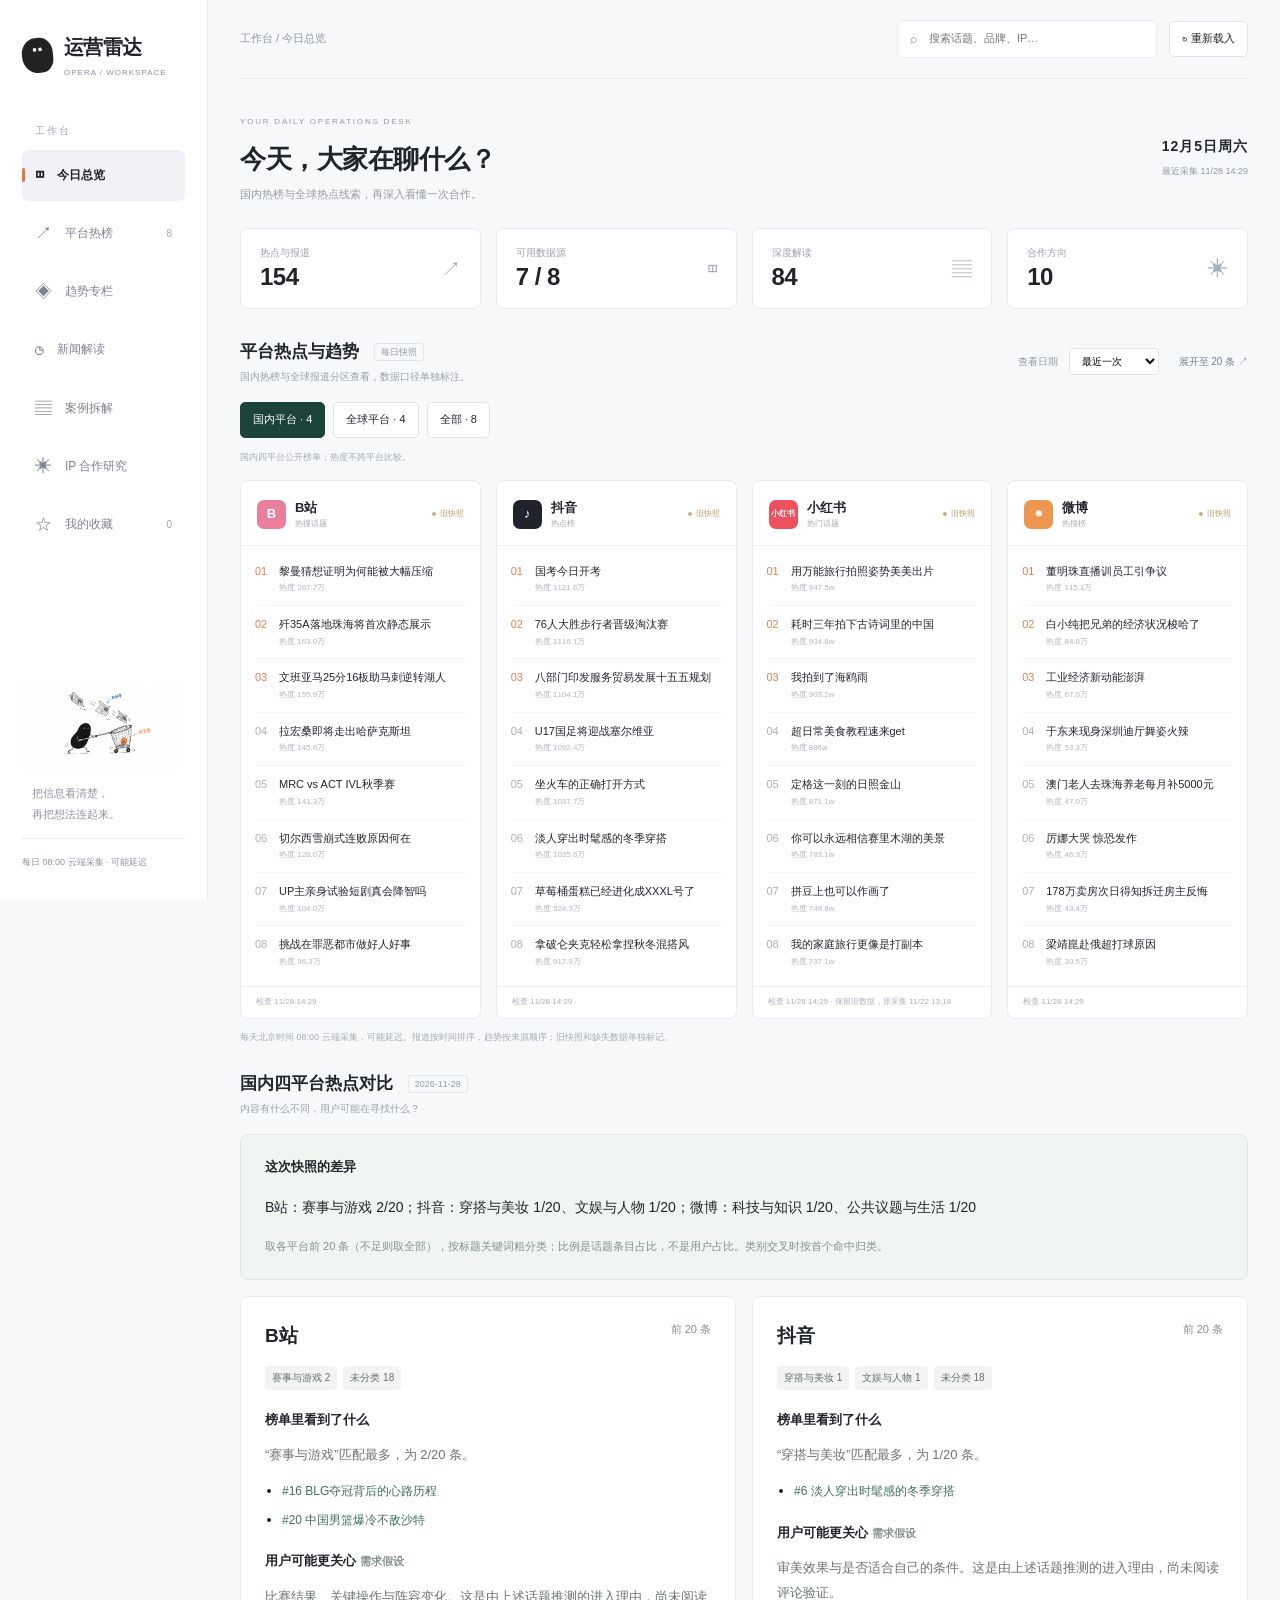
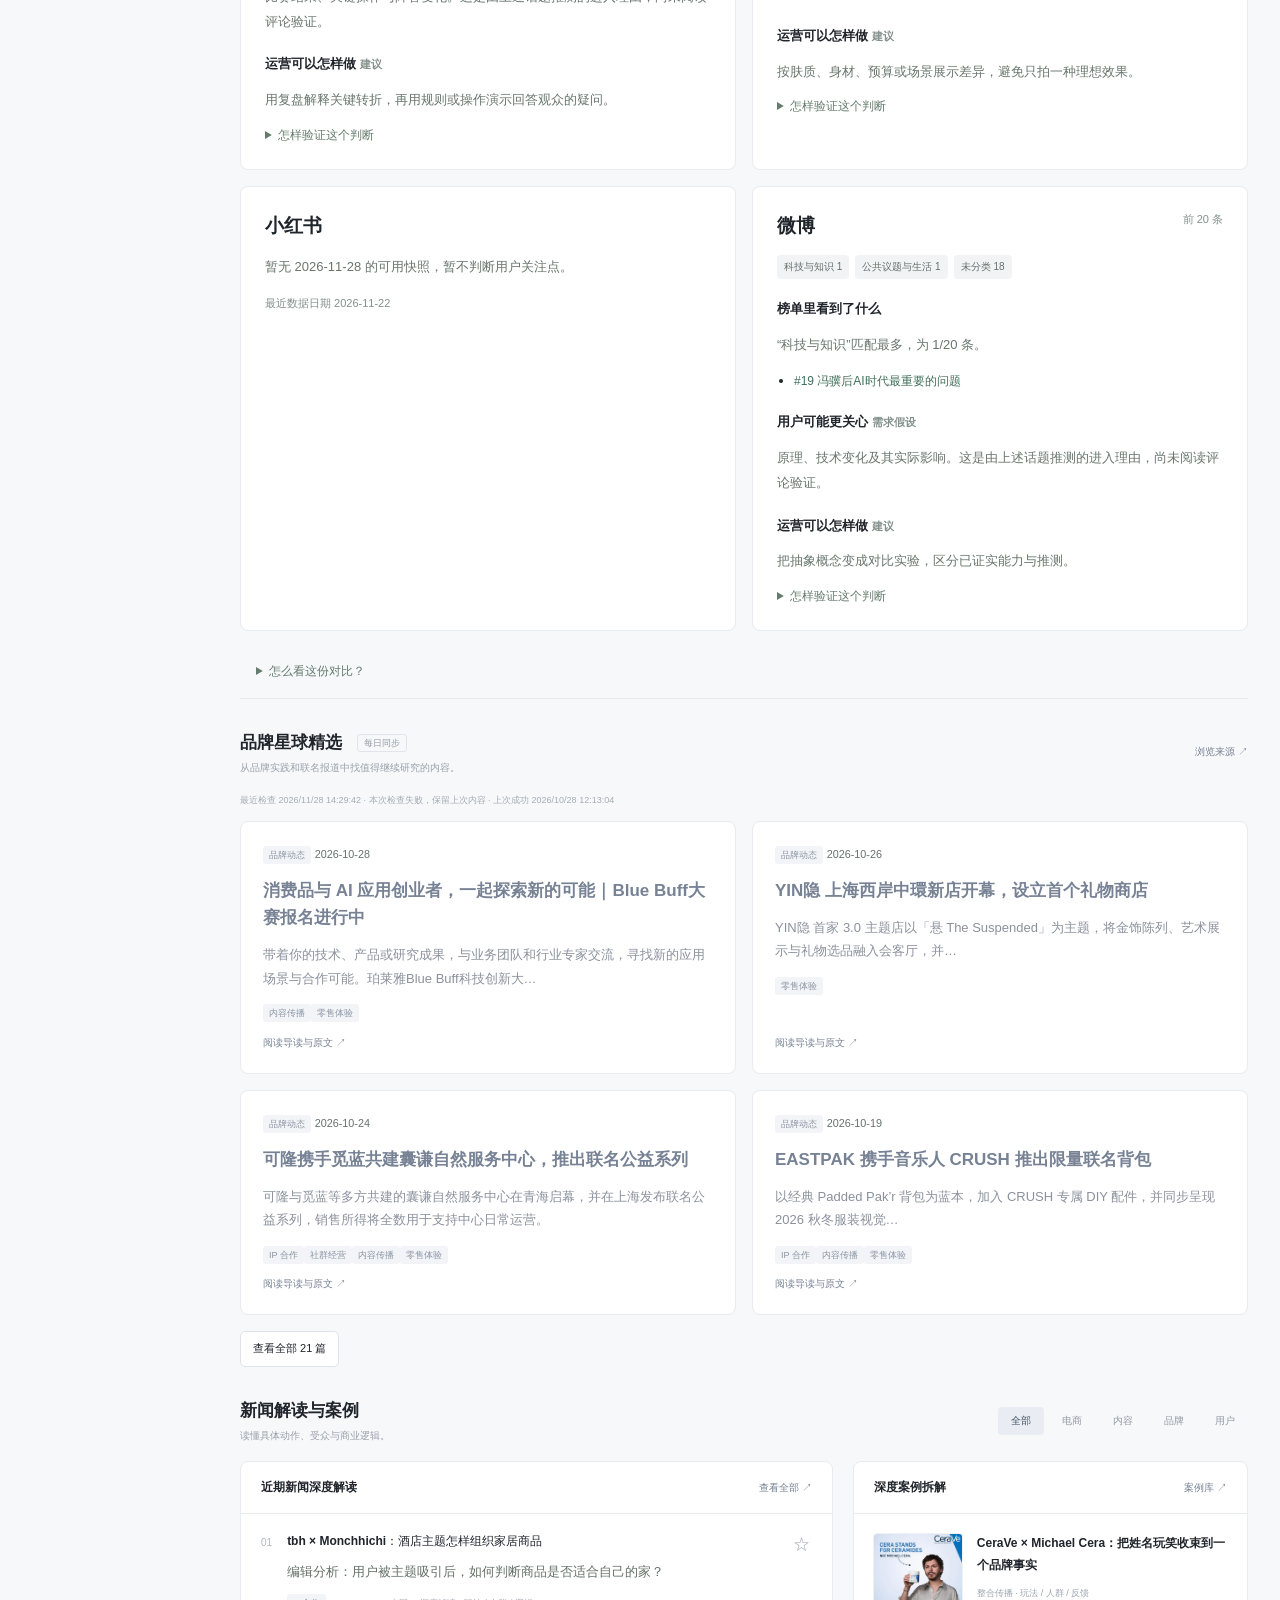
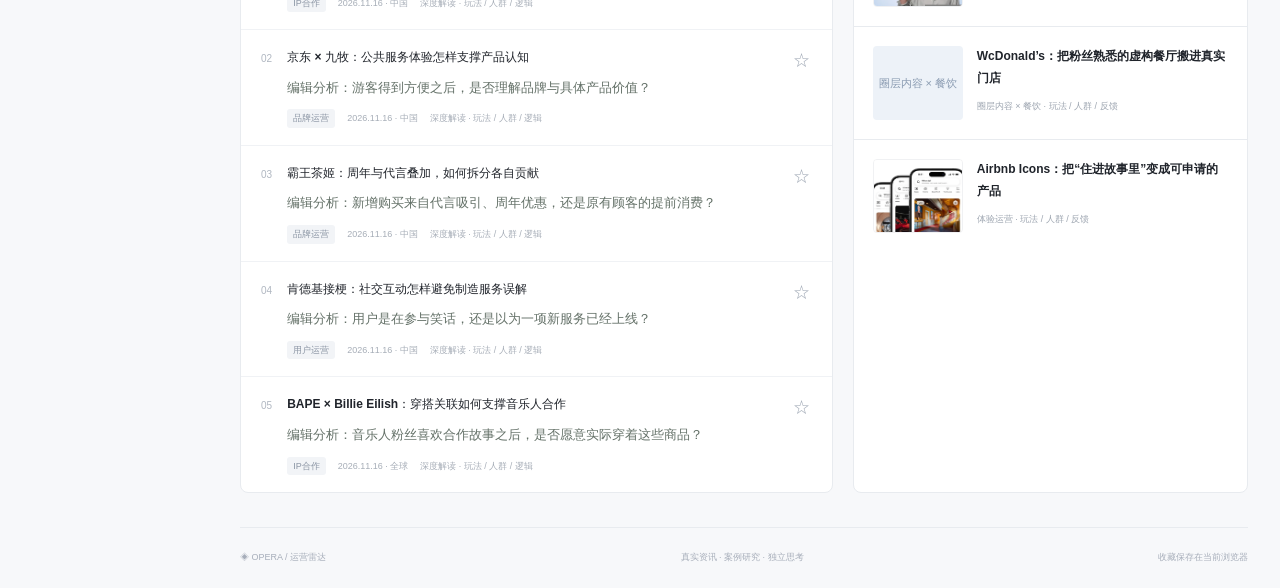
<file: docs/index.html>
<!DOCTYPE html><html lang="zh-CN"><head><meta charset="UTF-8"><meta name="viewport" content="width=device-width,initial-scale=1"><title>运营雷达 · 热点与案例工作台</title><meta name="description" content="B站、抖音、小红书、微博热榜与 Instagram、Facebook、X、TikTok 全球热点，品牌合作案例与 IP 人群逻辑拆解。"><link rel="stylesheet" href="dashboard.css?v=9"></head><body><aside class="sidebar"><a href="#home" class="brand"><span class="creature">··</span><span>运营雷达<small>OPERA / WORKSPACE</small></span></a><div class="nav-label">工作台</div><nav aria-label="主要导航"><button data-page="home" class="active">◫ <span>今日总览</span></button><button data-page="trends">↗ <span>平台热榜</span><i>8</i></button><button data-page="sectors">◈ <span>趋势专栏</span></button><button data-page="hot">◷ <span>新闻解读</span></button><button data-page="case">▤ <span>案例拆解</span></button><button data-page="ip">✳ <span>IP 合作研究</span></button><button data-page="saved">☆ <span>我的收藏</span><i id="savedCount">0</i></button></nav><div class="sidebar-bottom"><img src="assets/01-collect-inspiration.webp" alt="小黑收集新闻纸" width="250" height="141"><p>把信息看清楚，<br>再把想法连起来。</p><span>每日 08:00 云端采集 · 可能延迟</span></div></aside><main><header class="topbar"><span id="breadcrumb">工作台 / 今日总览</span><div class="tools"><label class="search">⌕<input id="search" placeholder="搜索话题、品牌、IP…" aria-label="搜索话题、品牌、IP"></label><button id="refresh" class="outline" title="重新载入最近一次云端快照">↻ 重新载入</button></div></header><section class="page-heading"><div><span class="eyebrow">YOUR DAILY OPERATIONS DESK</span><h1 id="pageTitle">今天，大家在聊什么？</h1><p id="pageIntro">先看四个平台的热门话题，再深入看懂一次合作。</p></div><div class="date-block"><strong id="today"></strong><span id="lastCheck">正在载入数据…</span></div></section><section id="stats" class="stats" aria-label="内容概况"></section><section id="trendsSection"><div class="section-title"><div><h2>平台热点与趋势 <span class="subtitle">每日快照</span></h2><p>国内热榜与全球报道分区查看，数据口径单独标注。</p></div><div class="board-tools"><label>查看日期 <select id="history" aria-label="选择热榜快照日期"><option value="latest">最近一次</option></select></label><button class="text-btn" id="expandBoards">展开至 20 条 ↗</button></div></div><div class="board-tabs" role="group" aria-label="选择平台范围"><button class="outline selected" data-board-group="domestic" aria-pressed="true">国内平台 · 4</button><button class="outline" data-board-group="global" aria-pressed="false">全球平台 · 4</button><button class="outline" data-board-group="all" aria-pressed="false">全部 · 8</button></div><p id="boardScope" class="footnote"></p><div id="boards" class="boards" aria-live="polite"><div class="loading">正在读取平台快照…</div></div><div class="footnote">每天北京时间 08:00 云端采集，可能延迟。报道按时间排序，趋势按来源顺序；旧快照和缺失数据单独标记。</div></section><section id="comparisonSection" aria-label="国内四平台热点对比"></section><section id="brandstarSection" aria-label="品牌星球精选"></section><section id="contentSection"><div class="section-title"><div><h2 id="contentTitle">运营情报与案例</h2><p id="contentIntro">资讯看变化，案例看机制。</p></div><div id="contentFilters" class="filters"><button class="active" data-filter="all">全部</button><button data-filter="电商运营">电商</button><button data-filter="内容运营">内容</button><button data-filter="品牌运营">品牌</button><button data-filter="用户运营">用户</button></div></div><div id="content" aria-live="polite"></div></section><footer><span>◈ OPERA / 运营雷达</span><span>真实资讯 · 案例研究 · 独立思考</span><span>收藏保存在当前浏览器</span></footer></main><div id="detail" class="detail-overlay" hidden><article class="detail-panel" role="dialog" aria-modal="true" aria-labelledby="detailTitle"><header class="detail-top"><button id="closeDetail" class="outline">← 返回工作台</button><button id="detailSave" class="outline">☆ 收藏</button></header><div id="detailBody"></div></article></div><div id="toast" role="status" hidden></div><script src="comparison.js?v=7"></script><script src="brandstar.js?v=6"></script><script src="sectors.js?v=1"></script><script src="dashboard.js?v=9"></script></body></html>
</file>
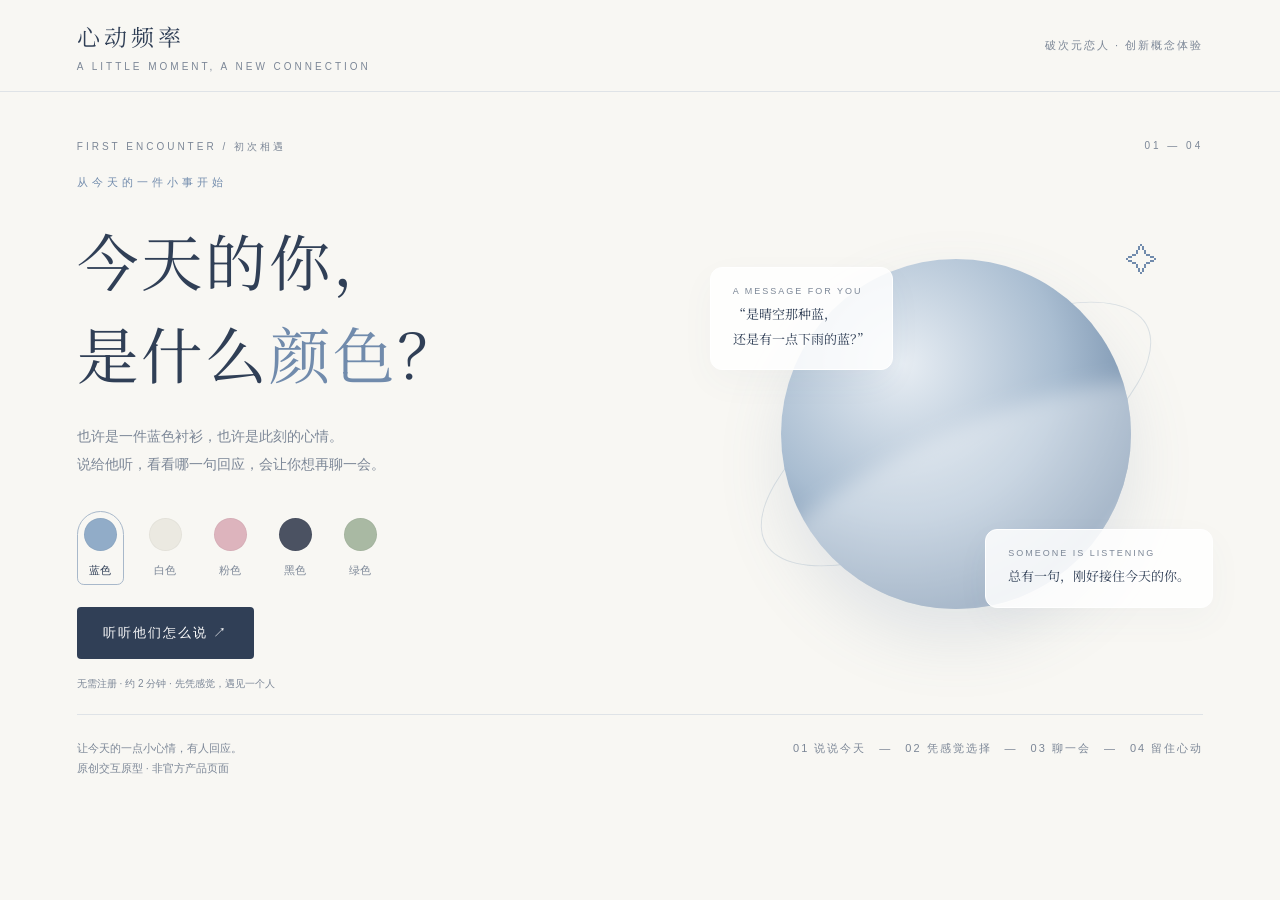
<file: heart-frequency/index.html>
<!doctype html><html lang="zh-CN"><head><meta charset="utf-8"><meta name="viewport" content="width=device-width,initial-scale=1"><title>心动频率 — 今天，哪句话会让你心动？</title><style>
@import url('https://fonts.googleapis.com/css2?family=Noto+Serif+SC:wght@400;500;600&display=swap');
:root{--ink:#303f56;--muted:#7c8797;--blue:#718bac;--paper:#f8f7f3}*{box-sizing:border-box}body{margin:0;background:var(--paper);color:var(--ink);font-family:Arial,'Microsoft YaHei',sans-serif}button,input{font:inherit}button{cursor:pointer}header{height:92px;display:flex;align-items:center;justify-content:space-between;padding:0 6vw;border-bottom:1px solid #dfe3e7} .brand{font-family:'Noto Serif SC',serif;font-size:23px;letter-spacing:4px}.brand span{font-family:Arial;font-size:10px;color:var(--muted);display:block;letter-spacing:3px;margin-top:8px}.tag{font-size:11px;letter-spacing:2px;color:var(--muted)}main{max-width:1280px;margin:auto;padding:48px 6vw 25px}.topline{display:flex;justify-content:space-between;font-size:10px;letter-spacing:3px;color:var(--muted)}.layout{display:grid;grid-template-columns:1.1fr 1fr;gap:8%;align-items:center;min-height:560px}.eyebrow{font-size:11px;letter-spacing:4px;color:var(--blue);margin-bottom:24px}h1{font-family:'Noto Serif SC',serif;font-weight:400;font-size:clamp(40px,4.8vw,66px);line-height:1.5;letter-spacing:3px;margin:0 0 23px}h1 em{font-style:normal;color:var(--blue)}.intro{font-size:14px;line-height:2;color:var(--muted)}.palette{display:flex;gap:18px;margin:33px 0 22px}.swatch{border:1px solid transparent;background:transparent;padding:6px;color:var(--muted);font-size:11px}.swatch i{display:block;width:33px;height:33px;border-radius:50%;background:var(--c);margin-bottom:12px;box-shadow:inset 0 0 0 1px #00000009}.swatch.active{border-color:#a8b8ca;border-radius:24px 24px 7px 7px;color:var(--ink)}.primary{border:0;background:var(--ink);color:white;padding:17px 26px;border-radius:4px;letter-spacing:2px;font-size:13px}.primary:hover{background:#526680}.note{font-size:10px;color:var(--muted);margin-top:16px;line-height:1.8}.art{height:460px;position:relative;display:flex;align-items:center;justify-content:center}.orb{width:350px;height:350px;border-radius:50%;background:radial-gradient(circle at 35% 30%,#e7edf3,#a9bdd1 46%,#748eab 75%,#c0cedb);box-shadow:0 30px 65px #607c9a26;position:relative;overflow:hidden}.orb:before{content:'';position:absolute;width:600px;height:240px;background:#ffffff60;filter:blur(10px);transform:rotate(-23deg);top:160px;left:-80px;border-radius:50%}.orbit{position:absolute;width:440px;height:170px;border:1px solid #a4b6c75e;border-radius:50%;transform:rotate(-30deg)}.float{position:absolute;padding:18px 22px;background:#ffffffd9;border:1px solid white;box-shadow:0 12px 35px #5266800a;border-radius:12px;font-family:'Noto Serif SC',serif;font-size:13px;line-height:1.9}.float.one{top:63px;left:0}.float.two{bottom:56px;right:-10px}.tiny{display:block;font:9px Arial;letter-spacing:2px;color:var(--muted);margin-bottom:6px}.star{position:absolute;top:39px;right:45px;color:var(--blue);font-size:32px}.bottom{border-top:1px solid #dfe3e7;padding-top:24px;display:flex;justify-content:space-between;color:var(--muted);font-size:11px;line-height:1.8}.steps{letter-spacing:2px}.screen{animation:appear .45s ease}@keyframes appear{from{opacity:0;transform:translateY(12px)}to{opacity:1;transform:translateY(0)}}.hidden{display:none!important}.center{text-align:center;padding:40px 0 26px}.center h1{font-size:37px;margin-bottom:10px}.cards{display:grid;grid-template-columns:repeat(3,1fr);gap:20px;margin:24px 0 35px}.card{background:#fff;border:1px solid #e1e5eb;padding:30px 24px;border-radius:10px;min-height:250px;text-align:left;color:var(--ink);transition:.2s}.card:hover{transform:translateY(-6px);border-color:#8fa4bc;box-shadow:0 15px 30px #536c8610}.card .num{font-size:10px;color:var(--muted);letter-spacing:2px}.card blockquote{font-family:'Noto Serif SC',serif;font-size:20px;line-height:1.9;margin:30px 0}.card .choose{color:var(--blue);font-size:12px}.textbtn{border:0;background:transparent;color:var(--muted);font-size:12px;padding:12px}.chat-layout{display:grid;grid-template-columns:280px 1fr;gap:45px;max-width:950px;margin:30px auto}.profile{padding:30px;background:#e8edf1;border-radius:140px 140px 10px 10px;text-align:center}.avatar{height:170px;display:grid;place-items:center;font-family:'Noto Serif SC',serif;font-size:76px;color:#718bac}.profile h2{font-family:'Noto Serif SC',serif;letter-spacing:5px;font-weight:400}.profile p{font-size:12px;line-height:2;color:var(--muted)}.chatbox{background:#fff;border:1px solid #e2e7ec;border-radius:14px;padding:24px}.chathead{font-size:12px;border-bottom:1px solid #edf0f2;padding-bottom:17px}.messages{height:300px;overflow:auto;padding:15px 0}.bubble{max-width:87%;padding:13px 16px;border-radius:3px 15px 15px;background:#eef2f6;margin-bottom:14px;font-size:13px;line-height:1.9;width:fit-content}.bubble.me{margin-left:auto;background:#dbe6ed;border-radius:15px 3px 15px 15px}.quick{display:flex;gap:6px;flex-wrap:wrap;margin-bottom:12px}.quick button{background:white;border:1px solid #dce3ea;border-radius:20px;padding:7px 10px;font-size:11px;color:#64788e}form{display:flex;gap:8px}input{min-width:0;flex:1;border:1px solid #dce3ea;padding:12px;border-radius:4px;outline-color:#8fa4bc}.send{border:0;background:var(--ink);color:white;border-radius:4px;padding:0 16px}.memory{max-width:460px;margin:24px auto;background:linear-gradient(145deg,#e5ecf3,#f9f8f4);padding:38px;border:1px solid #d7e0e8;border-radius:9px;text-align:left}.memory h2{font-family:'Noto Serif SC',serif;font-size:29px;font-weight:400;line-height:1.7}.memory p{font-size:13px;line-height:2;color:#687a8c}.actions{display:flex;justify-content:center;gap:12px;flex-wrap:wrap}.toast{text-align:center;font-size:12px;color:#64788e;min-height:24px;margin:15px}.modal{position:fixed;inset:0;background:#23344865;display:grid;place-items:center;padding:20px;z-index:5}.modal>div{background:var(--paper);padding:35px;max-width:420px;border-radius:12px;line-height:2}.modal h2{font-family:'Noto Serif SC',serif;font-weight:400}.modal p{font-size:13px;color:var(--muted)}@media(max-width:720px){header{height:80px}.tag{font-size:9px}main{padding-top:25px}.layout{grid-template-columns:1fr;gap:0;padding-top:35px}.art{height:320px;grid-row:2}.orb{width:240px;height:240px}.orbit{width:300px;height:120px}.float{font-size:11px;padding:12px}.float.one{top:25px}.float.two{bottom:25px;right:0}.star{top:0}.cards{grid-template-columns:1fr}.card{min-height:180px}.card blockquote{margin:18px 0;font-size:18px}.chat-layout{grid-template-columns:1fr;gap:15px}.profile{border-radius:10px;padding:16px}.avatar{display:none}.profile h2{margin:5px}.profile p{margin:5px}.bottom{gap:15px;font-size:9px}.steps{letter-spacing:0}.center h1{font-size:29px}}
</style></head><body><header><div class="brand">心动频率<span>A LITTLE MOMENT, A NEW CONNECTION</span></div><div class="tag">破次元恋人 · 创新概念体验</div></header><main><div class="topline"><span>FIRST ENCOUNTER / 初次相遇</span><span id="progress">01 — 04</span></div><section id="home" class="screen"><div class="layout"><div><div class="eyebrow">从今天的一件小事开始</div><h1>今天的你，<br>是什么<em>颜色</em>？</h1><p class="intro">也许是一件蓝色衬衫，也许是此刻的心情。<br>说给他听，看看哪一句回应，会让你想再聊一会。</p><div class="palette" id="palette"></div><button class="primary" id="start">听听他们怎么说 ↗</button><div class="note">无需注册 · 约 2 分钟 · 先凭感觉，遇见一个人</div></div><div class="art" aria-hidden="true"><div class="orbit"></div><div class="orb" id="orb"></div><span class="star">✧</span><div class="float one"><span class="tiny">A MESSAGE FOR YOU</span>“是晴空那种蓝，<br>还是有一点下雨的蓝？”</div><div class="float two"><span class="tiny">SOMEONE IS LISTENING</span>总有一句，刚好接住今天的你。</div></div></div></section><section id="choices" class="screen hidden"><div class="center"><div class="eyebrow">同一个颜色，三种靠近你的方式</div><h1>哪一句，让你想回复？</h1><p class="intro">先不看名字。相信你停留的那一秒。</p></div><div class="cards" id="cards"></div><div style="text-align:center"><button class="textbtn" onclick="show('home',1)">← 换一种颜色</button></div></section><section id="chat" class="screen hidden"><div class="chat-layout"><aside class="profile"><div class="avatar" id="avatar">澈</div><div class="eyebrow">你选择的那份心动</div><h2 id="name"></h2><p id="bio"></p><button class="textbtn" onclick="show('choices',2)">再听听其他人的回应</button></aside><div class="chatbox"><div class="chathead"><span id="chatname"></span> · 初次相遇 <span style="float:right;color:#8395a7">故事试聊</span></div><div class="messages" id="messages" aria-live="polite"></div><div class="quick" id="quick"></div><form id="form"><input id="input" aria-label="回复角色" placeholder="说说今天的你…" maxlength="160" autocomplete="off"><button class="send">发送 ↑</button></form><button class="textbtn" id="finish" style="width:100%;margin-top:12px">把这一刻，存进初遇卡 ↗</button><div class="note" style="text-align:center">原创角色 · 预设分支演示，未接入生成式 AI</div></div></div></section><section id="result" class="screen hidden"><div class="center"><div class="eyebrow">OUR FIRST LITTLE MOMENT</div><h1>一段故事，从一句话开始。</h1></div><div class="memory" id="memory"><div class="tiny">心动频率 / 初遇档案 Nº 001</div><h2 id="memorytitle"></h2><p id="memorytext"></p><div style="border-top:1px solid #cbd6e1;padding-top:20px;margin-top:26px;font-size:11px;letter-spacing:2px">我们还可以，一起经历更多。</div></div><div class="actions"><button class="primary" id="save">保存初遇卡 ↓</button><button class="primary" id="tomorrow" style="background:#8b9fb6">和他约好明天见 ↗</button></div><div class="toast" id="toast" aria-live="polite"></div><div style="text-align:center"><button class="textbtn" onclick="show('home',1)">重新遇见一次</button></div></section><footer class="bottom"><span>让今天的一点小心情，有人回应。<br>原创交互原型 · 非官方产品页面</span><span class="steps">01 说说今天　—　02 凭感觉选择　—　03 聊一会　—　04 留住心动</span></footer></main><div class="modal hidden" id="modal"><div><div class="eyebrow">明天的故事，留给明天</div><h2 id="invite"></h2><p>这是产品概念演示，尚未连接破次元恋人 App，不会发送通知、扣费或创建预约。</p><p>正式版本可在这里承接角色与对话，再提供完整的主题约会体验。</p><button class="primary" onclick="document.getElementById('modal').classList.add('hidden')">期待下一次见面</button></div></div><script src="app.js"></script></body></html>
</file>
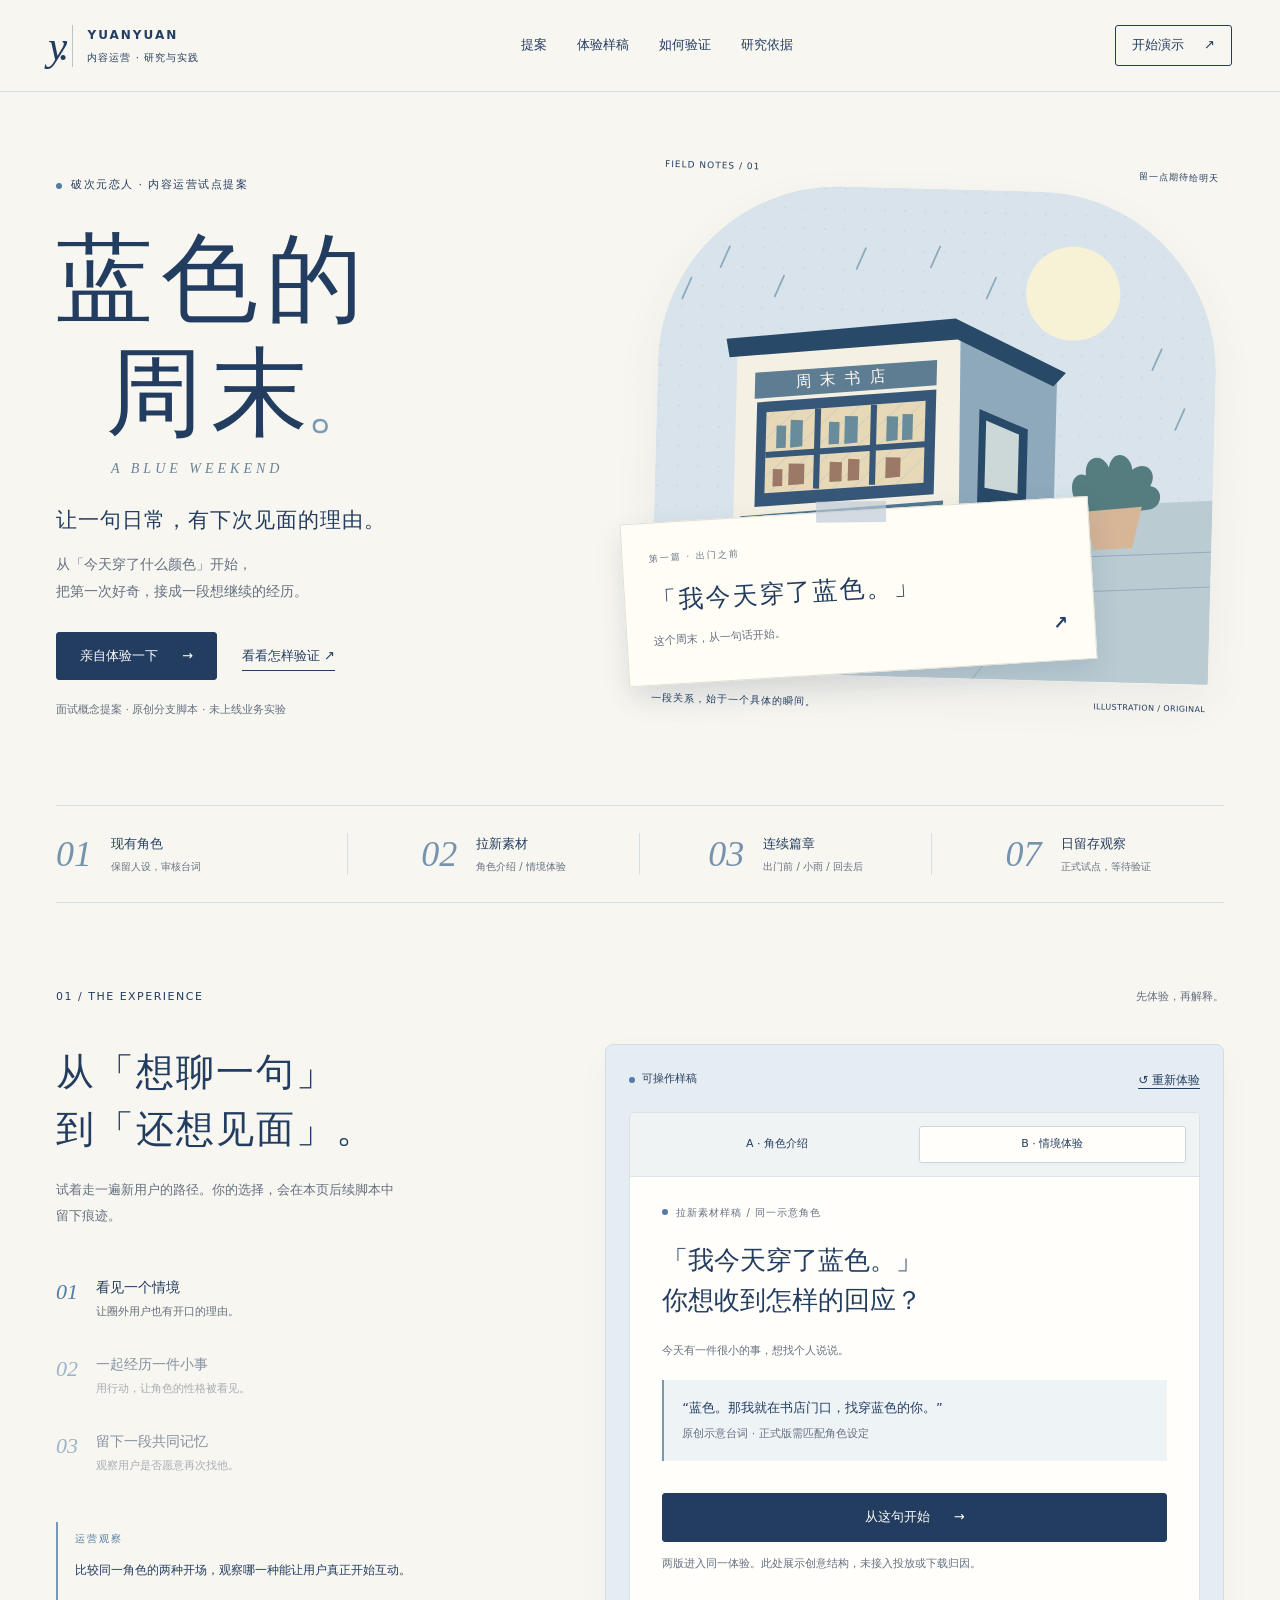
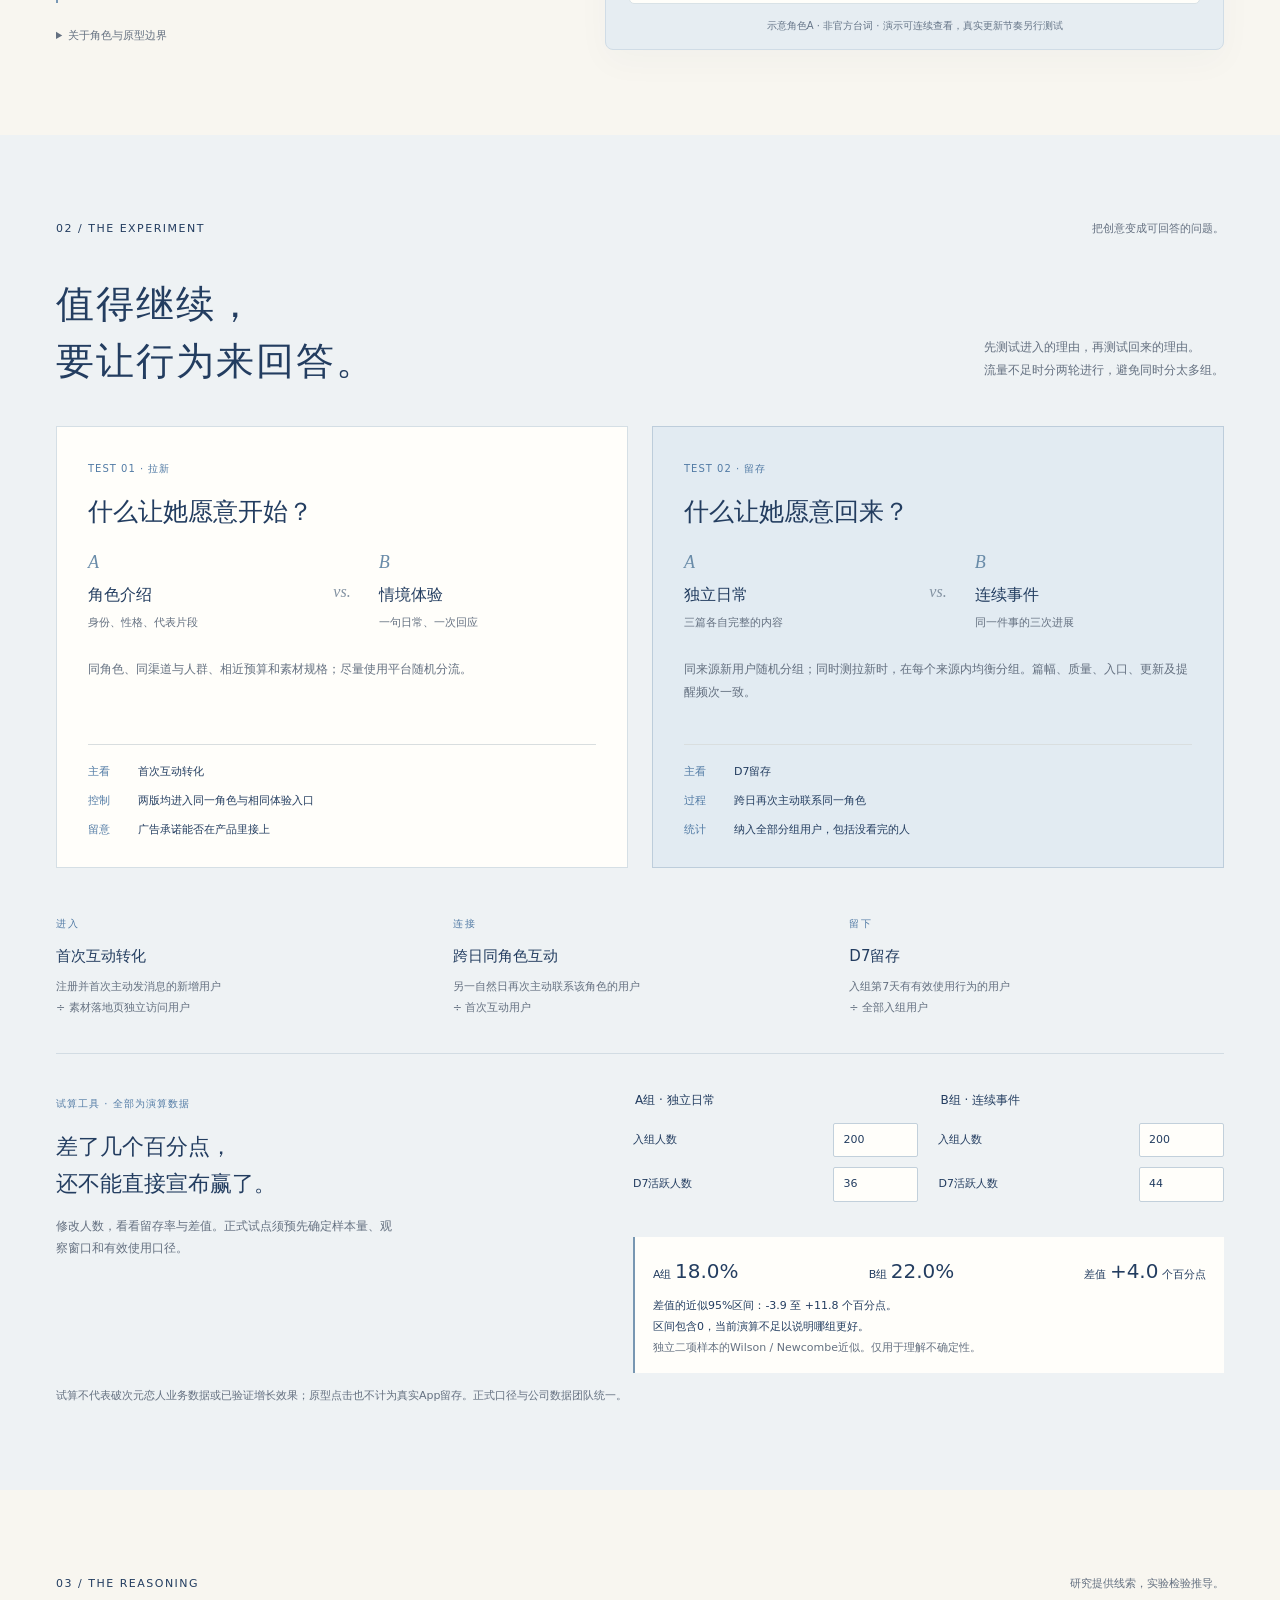
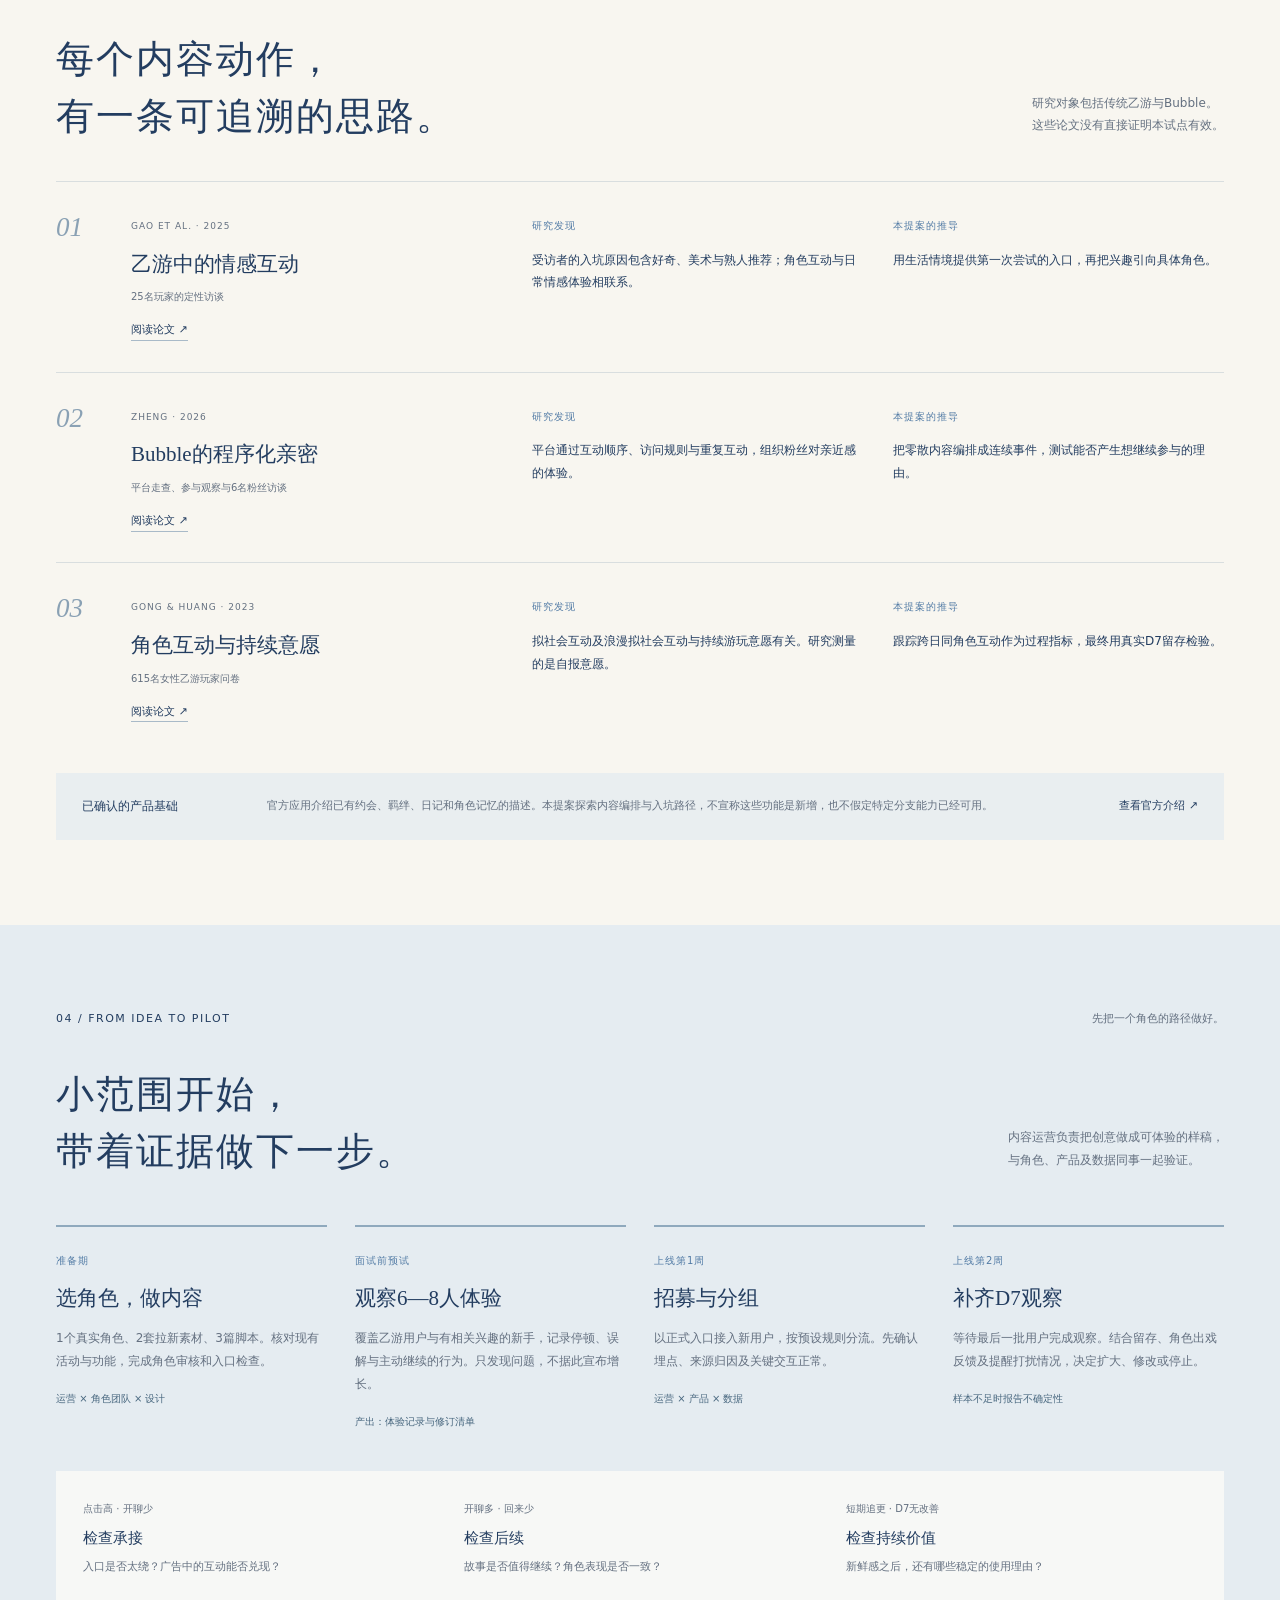
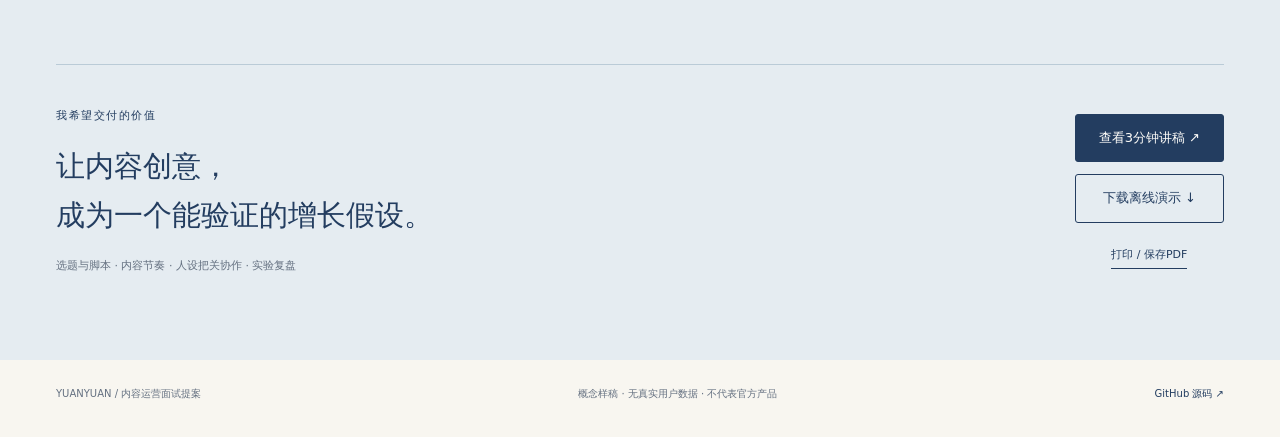
<file: docs/blue-weekend/index.html>
<!doctype html>
<html lang="zh-CN">
<head>
  <meta charset="utf-8">
  <meta name="viewport" content="width=device-width,initial-scale=1">
  <meta name="theme-color" content="#233d60">
  <meta name="description" content="Yuanyuan 的内容运营面试提案：用生活情境拉新，用连续事件探索留存。包含交互样稿、对照实验与研究来源。">
  <title>蓝色的周末 · Yuanyuan 的内容运营试点</title>
  <link rel="icon" href="data:image/svg+xml,%3Csvg xmlns='http://www.w3.org/2000/svg' viewBox='0 0 64 64'%3E%3Crect width='64' height='64' rx='16' fill='%23233d60'/%3E%3Cpath d='M17 20l15 19 15-19M32 39v12' fill='none' stroke='%23f8f5ee' stroke-width='4'/%3E%3C/svg%3E">
  <link rel="stylesheet" href="styles.css">
  <script src="model.js" defer></script>
  <script src="app.js" defer></script>
</head>
<body>
  <a class="skip" href="#main">跳到正文</a>
  <header class="site-header">
    <a class="brand" href="#cover" aria-label="Yuanyuan 提案首页"><span class="brand-mark">y.</span><span>YUANYUAN<small>内容运营 · 研究与实践</small></span></a>
    <nav aria-label="主导航"><a href="#cover">提案</a><a href="#experience">体验样稿</a><a href="#experiment">如何验证</a><a href="#research">研究依据</a></nav>
    <button id="present-toggle" class="button small outline" type="button">开始演示 <span aria-hidden="true">↗</span></button>
  </header>
  <main id="main">
    <section id="cover" class="page-section cover" data-slide="0" aria-labelledby="cover-title">
      <div class="cover-grid wrap">
        <div class="cover-copy">
          <p class="eyebrow"><span class="dot"></span> 破次元恋人 · 内容运营试点提案</p>
          <h1 id="cover-title">蓝色的<br><span>周末</span><i>。</i></h1>
          <p class="cover-english">A BLUE WEEKEND</p>
          <h2>让一句日常，有下次见面的理由。</h2>
          <p class="lede">从「今天穿了什么颜色」开始，<br>把第一次好奇，接成一段想继续的经历。</p>
          <div class="actions"><a class="button primary" href="#experience">亲自体验一下 <span aria-hidden="true">→</span></a><a class="text-link" href="#experiment">看看怎样验证 ↗</a></div>
          <p class="fine cover-note">面试概念提案 · 原创分支脚本 · 未上线业务实验</p>
        </div>
        <div class="cover-art" aria-label="原创蓝色街角插画，雨后书店和一张周末邀约卡">
          <div class="art-top"><span>FIELD NOTES / 01</span><span>留一点期待给明天</span></div>
          <svg class="street" viewBox="0 0 640 560" role="img" aria-label="蓝色天空下的书店街角">
            <defs><pattern id="window-lines" width="22" height="22" patternUnits="userSpaceOnUse"><path d="M0 22L22 0" stroke="#a8bbc7" stroke-width=".6"/></pattern><pattern id="sky-dots" width="23" height="23" patternUnits="userSpaceOnUse"><circle cx="3" cy="3" r=".7" fill="#476888" opacity=".2"/></pattern></defs>
            <rect width="640" height="560" fill="#d8e3eb"/><rect width="640" height="560" fill="url(#sky-dots)"/>
            <circle cx="474" cy="116" r="54" fill="#f7f2d6"/>
            <path d="M0 392L640 349V560H0Z" fill="#bacbd2"/><path d="M0 449L640 408" stroke="#8fa7b6"/><path d="M0 489L640 448M92 560L405 368M370 560L521 359" stroke="#91a9b6" stroke-width="1"/>
            <path d="M91 182L346 158L350 407L91 431Z" fill="#f4f0e3"/><path d="M346 158L458 214V404L350 407Z" fill="#8ea9bb"/>
            <path d="M78 178L340 148L468 207L454 223L343 172L82 199Z" fill="#294968"/>
            <path d="M115 250L320 230V350L115 370Z" fill="#365777"/><path d="M126 261L308 243V337L126 354Z" fill="#e7d9b8"/>
            <path d="M126 261L308 243V337L126 354Z" fill="url(#window-lines)"/>
            <path d="M185 255V347M249 249V341M126 310L309 293" stroke="#365777" stroke-width="7"/>
            <path d="M138 302V276H149V301M154 301V269H168V299M198 296V270H210V295M216 295V263H231V293M264 291V262H277V289M282 289V259H294V288" fill="#698c9a"/>
            <path d="M135 346V326H146V345M153 344V319H171V342M200 339V316H214V338M221 337V312H234V336M264 333V309H281V331" fill="#9c7966"/>
            <path d="M112 216L320 196V225L112 246Z" fill="#5e7c92"/><text x="215" y="226" font-size="18" letter-spacing="10" fill="#fffaf0" text-anchor="middle" transform="rotate(-5 215 226)">周末书店</text>
            <path d="M370 251L426 273V395L370 398Z" fill="#294968"/><path d="M378 264L416 279V347L378 341Z" fill="#cbd8d7"/><circle cx="414" cy="363" r="3" fill="#e9d4a7"/>
            <path d="M99 381L331 357V374L99 398Z" fill="#52768f"/><path d="M123 397V426M306 379V411" stroke="#36516a" stroke-width="9"/>
            <path d="M481 350C474 333 482 319 494 324C491 302 511 296 520 314C524 291 545 298 547 316C562 304 577 318 568 334C585 337 582 358 568 361L484 374Z" fill="#557d80"/><path d="M490 366L559 358L549 406L505 409Z" fill="#d7b597"/>
            <path d="M36 109L26 133M79 72L69 96M142 104L132 128M235 70L225 94M320 66L310 90M385 100L375 124M577 177L567 201M605 245L595 269" stroke="#8ba9bb" stroke-width="2" stroke-linecap="round"/>
            <path d="M416 437Q466 430 503 439M99 474Q173 460 225 470" stroke="#e0eaeb" stroke-width="4" stroke-linecap="round"/>
          </svg>
          <div class="postcard"><span class="postcard-kicker">第一篇 · 出门之前</span><p>「我今天穿了蓝色。」</p><span>这个周末，从一句话开始。 <b>↗</b></span></div>
          <div class="art-caption"><span>一段关系，始于一个具体的瞬间。</span><span>ILLUSTRATION / ORIGINAL</span></div>
        </div>
      </div>
      <div class="scope-strip wrap"><div><b>01</b><span>现有角色<small>保留人设，审核台词</small></span></div><div><b>02</b><span>拉新素材<small>角色介绍 / 情境体验</small></span></div><div><b>03</b><span>连续篇章<small>出门前 / 小雨 / 回去后</small></span></div><div><b>07</b><span>日留存观察<small>正式试点，等待验证</small></span></div></div>
    </section>

    <section id="experience" class="page-section experience" data-slide="1" aria-labelledby="experience-title">
      <div class="wrap">
        <div class="section-top"><p class="eyebrow">01 / THE EXPERIENCE</p><span class="section-index">先体验，再解释。</span></div>
        <div class="experience-grid">
          <div class="experience-aside">
            <h2 id="experience-title">从「想聊一句」<br>到「还想见面」。</h2>
            <p class="section-lede">试着走一遍新用户的路径。你的选择，会在本页后续脚本中留下痕迹。</p>
            <ol class="journey" aria-label="体验阶段"><li data-journey="0" class="active"><span>01</span><div><b>看见一个情境</b><p>让圈外用户也有开口的理由。</p></div></li><li data-journey="1"><span>02</span><div><b>一起经历一件小事</b><p>用行动，让角色的性格被看见。</p></div></li><li data-journey="2"><span>03</span><div><b>留下一段共同记忆</b><p>观察用户是否愿意再次找他。</p></div></li></ol>
            <div class="operator-note"><span>运营观察</span><p id="operator-insight">比较同一角色的两种开场，观察哪一种能让用户真正开始互动。</p></div>
            <details class="boundary"><summary>关于角色与原型边界</summary><p>角色A是占位符，台词为原创示意，不代表任何官方角色。落地时选一个真实角色，由角色团队审核。这里使用浏览器内的固定分支脚本，不调用AI，不连接游戏账号，不采集或上传聊天内容。</p></details>
          </div>
          <div class="demo-workspace">
            <div class="demo-toolbar"><span><i class="dot"></i> 可操作样稿</span><button type="button" id="reset-demo" class="quiet-button">↺ 重新体验</button></div>
            <div id="demo" aria-live="polite"></div>
            <p class="demo-disclaimer">示意角色A · 非官方台词 · 演示可连续查看，真实更新节奏另行测试</p>
          </div>
        </div>
      </div>
    </section>

    <section id="experiment" class="page-section experiment" data-slide="2" aria-labelledby="experiment-title">
      <div class="wrap">
        <div class="section-top"><p class="eyebrow">02 / THE EXPERIMENT</p><span class="section-index">把创意变成可回答的问题。</span></div>
        <div class="section-heading"><h2 id="experiment-title">值得继续，<br>要让行为来回答。</h2><p>先测试进入的理由，再测试回来的理由。<br>流量不足时分两轮进行，避免同时分太多组。</p></div>
        <div class="experiment-pair">
          <article class="experiment-panel"><span class="mini-label">TEST 01 · 拉新</span><h3>什么让她愿意开始？</h3><div class="comparison"><div><span>A</span><b>角色介绍</b><p>身份、性格、代表片段</p></div><i>vs.</i><div><span>B</span><b>情境体验</b><p>一句日常、一次回应</p></div></div><p>同角色、同渠道与人群、相近预算和素材规格；尽量使用平台随机分流。</p><dl><dt>主看</dt><dd>首次互动转化</dd><dt>控制</dt><dd>两版均进入同一角色与相同体验入口</dd><dt>留意</dt><dd>广告承诺能否在产品里接上</dd></dl></article>
          <article class="experiment-panel blue-panel"><span class="mini-label">TEST 02 · 留存</span><h3>什么让她愿意回来？</h3><div class="comparison"><div><span>A</span><b>独立日常</b><p>三篇各自完整的内容</p></div><i>vs.</i><div><span>B</span><b>连续事件</b><p>同一件事的三次进展</p></div></div><p>同来源新用户随机分组；同时测拉新时，在每个来源内均衡分组。篇幅、质量、入口、更新及提醒频次一致。</p><dl><dt>主看</dt><dd>D7留存</dd><dt>过程</dt><dd>跨日再次主动联系同一角色</dd><dt>统计</dt><dd>纳入全部分组用户，包括没看完的人</dd></dl></article>
        </div>
        <div class="metric-strip"><div><span>进入</span><h4>首次互动转化</h4><p>注册并首次主动发消息的新增用户<br>÷ 素材落地页独立访问用户</p></div><div><span>连接</span><h4>跨日同角色互动</h4><p>另一自然日再次主动联系该角色的用户<br>÷ 首次互动用户</p></div><div><span>留下</span><h4>D7留存</h4><p>入组第7天有有效使用行为的用户<br>÷ 全部入组用户</p></div></div>
        <div class="calculator">
          <div class="calculator-intro"><span class="mini-label">试算工具 · 全部为演算数据</span><h3>差了几个百分点，<br>还不能直接宣布赢了。</h3><p>修改人数，看看留存率与差值。正式试点须预先确定样本量、观察窗口和有效使用口径。</p></div>
          <form id="metric-form" class="metric-form"><fieldset><legend>A组 · 独立日常</legend><label>入组人数<input id="n-a" name="na" type="number" min="1" max="1000000" step="1" value="200" required></label><label>D7活跃人数<input id="r-a" name="ra" type="number" min="0" max="1000000" step="1" value="36" required></label></fieldset><fieldset><legend>B组 · 连续事件</legend><label>入组人数<input id="n-b" name="nb" type="number" min="1" max="1000000" step="1" value="200" required></label><label>D7活跃人数<input id="r-b" name="rb" type="number" min="0" max="1000000" step="1" value="44" required></label></fieldset></form>
          <div id="metric-output" class="metric-output" aria-live="polite"></div>
        </div>
        <p class="fine">试算不代表破次元恋人业务数据或已验证增长效果；原型点击也不计为真实App留存。正式口径与公司数据团队统一。</p>
      </div>
    </section>

    <section id="research" class="page-section research" data-slide="3" aria-labelledby="research-title">
      <div class="wrap">
        <div class="section-top"><p class="eyebrow">03 / THE REASONING</p><span class="section-index">研究提供线索，实验检验推导。</span></div>
        <div class="section-heading"><h2 id="research-title">每个内容动作，<br>有一条可追溯的思路。</h2><p>研究对象包括传统乙游与Bubble。<br>这些论文没有直接证明本试点有效。</p></div>
        <article class="source-row"><div class="source-no">01</div><div class="source-study"><span>GAO ET AL. · 2025</span><h3>乙游中的情感互动</h3><p>25名玩家的定性访谈</p><a href="https://www.cogitatiopress.com/mediaandcommunication/article/view/8662" target="_blank" rel="noopener noreferrer">阅读论文 ↗</a></div><div><span class="mini-label">研究发现</span><p>受访者的入坑原因包含好奇、美术与熟人推荐；角色互动与日常情感体验相联系。</p></div><div><span class="mini-label">本提案的推导</span><p>用生活情境提供第一次尝试的入口，再把兴趣引向具体角色。</p></div></article>
        <article class="source-row"><div class="source-no">02</div><div class="source-study"><span>ZHENG · 2026</span><h3>Bubble的程序化亲密</h3><p>平台走查、参与观察与6名粉丝访谈</p><a href="https://journals.sagepub.com/doi/10.1177/20594364261454220" target="_blank" rel="noopener noreferrer">阅读论文 ↗</a></div><div><span class="mini-label">研究发现</span><p>平台通过互动顺序、访问规则与重复互动，组织粉丝对亲近感的体验。</p></div><div><span class="mini-label">本提案的推导</span><p>把零散内容编排成连续事件，测试能否产生想继续参与的理由。</p></div></article>
        <article class="source-row"><div class="source-no">03</div><div class="source-study"><span>GONG & HUANG · 2023</span><h3>角色互动与持续意愿</h3><p>615名女性乙游玩家问卷</p><a href="https://doi.org/10.1016/j.chb.2023.107681" target="_blank" rel="noopener noreferrer">阅读论文 ↗</a></div><div><span class="mini-label">研究发现</span><p>拟社会互动及浪漫拟社会互动与持续游玩意愿有关。研究测量的是自报意愿。</p></div><div><span class="mini-label">本提案的推导</span><p>跟踪跨日同角色互动作为过程指标，最终用真实D7留存检验。</p></div></article>
        <aside class="product-facts"><span>已确认的产品基础</span><p>官方应用介绍已有约会、羁绊、日记和角色记忆的描述。本提案探索内容编排与入坑路径，不宣称这些功能是新增，也不假定特定分支能力已经可用。</p><a href="https://r.app.xiaomi.com/details?id=com.neteasehzyq.virtualcharacter" target="_blank" rel="noopener noreferrer">查看官方介绍 ↗</a></aside>
      </div>
    </section>

    <section id="rollout" class="page-section rollout" data-slide="4" aria-labelledby="rollout-title">
      <div class="wrap">
        <div class="section-top"><p class="eyebrow">04 / FROM IDEA TO PILOT</p><span class="section-index">先把一个角色的路径做好。</span></div>
        <div class="section-heading"><h2 id="rollout-title">小范围开始，<br>带着证据做下一步。</h2><p>内容运营负责把创意做成可体验的样稿，<br>与角色、产品及数据同事一起验证。</p></div>
        <div class="timeline"><article><span>准备期</span><h3>选角色，做内容</h3><p>1个真实角色、2套拉新素材、3篇脚本。核对现有活动与功能，完成角色审核和入口检查。</p><small>运营 × 角色团队 × 设计</small></article><article><span>面试前预试</span><h3>观察6—8人体验</h3><p>覆盖乙游用户与有相关兴趣的新手，记录停顿、误解与主动继续的行为。只发现问题，不据此宣布增长。</p><small>产出：体验记录与修订清单</small></article><article><span>上线第1周</span><h3>招募与分组</h3><p>以正式入口接入新用户，按预设规则分流。先确认埋点、来源归因及关键交互正常。</p><small>运营 × 产品 × 数据</small></article><article><span>上线第2周</span><h3>补齐D7观察</h3><p>等待最后一批用户完成观察。结合留存、角色出戏反馈及提醒打扰情况，决定扩大、修改或停止。</p><small>样本不足时报告不确定性</small></article></div>
        <div class="decision-grid"><article><span>点击高 · 开聊少</span><h3>检查承接</h3><p>入口是否太绕？广告中的互动能否兑现？</p></article><article><span>开聊多 · 回来少</span><h3>检查后续</h3><p>故事是否值得继续？角色表现是否一致？</p></article><article><span>短期追更 · D7无改善</span><h3>检查持续价值</h3><p>新鲜感之后，还有哪些稳定的使用理由？</p></article></div>
        <div class="closing"><div><p class="eyebrow">我希望交付的价值</p><h3>让内容创意，<br>成为一个能验证的增长假设。</h3><p>选题与脚本 · 内容节奏 · 人设把关协作 · 实验复盘</p></div><div class="closing-actions"><button id="show-notes" type="button" class="button primary">查看3分钟讲稿 ↗</button><a class="button outline" href="offline.html" download="蓝色的周末-离线面试演示.html">下载离线演示 ↓</a><button id="print-page" class="text-link" type="button">打印 / 保存PDF</button></div></div>
      </div>
    </section>
  </main>
  <footer class="wrap"><span>YUANYUAN / 内容运营面试提案</span><span>概念样稿 · 无真实用户数据 · 不代表官方产品</span><a href="https://github.com/onexone-123/oo/tree/main/docs/blue-weekend" target="_blank" rel="noopener noreferrer">GitHub 源码 ↗</a></footer>
  <div id="present-bar" class="present-bar" hidden><button type="button" id="prev-slide" aria-label="上一页">←</button><span id="slide-status">01 / 05</span><span id="slide-name">提案概览</span><button type="button" id="next-slide" aria-label="下一页">→</button><button type="button" id="present-notes">讲稿</button><button type="button" id="exit-present">退出 Esc</button></div>
  <dialog id="notes-dialog" aria-labelledby="notes-title"><div class="dialog-header"><span class="eyebrow">PRESENTER NOTES</span><button id="close-notes" class="quiet-button" aria-label="关闭讲稿" type="button">关闭 ×</button></div><h2 id="notes-title">3分钟，讲清一个试点。</h2><div id="notes-content"><article><span>00:00—00:25 · 问题</span><p>我把拉新和留存拆成两个问题：用户为什么愿意认识一个角色，认识之后为什么还想回来。我设计了《蓝色的周末》小试点，尝试把生活情境和连续事件连接起来。</p></article><article><span>00:25—01:15 · 演示</span><p>请先看两种拉新开场。情境版从“今天穿了什么颜色”开始，用户入内后接上一次周末见面，经历出门前、计划外的小雨和回去后三个片段。角色与台词目前是示意；正式执行要使用现有角色并审核人设。</p></article><article><span>01:15—01:55 · 验证</span><p>我会比较两种素材带来的首次互动转化，再把同来源新用户随机分为独立日常与连续事件两组。控制内容量、更新及提醒频次，观察跨日同角色互动和D7留存。页面上的人数仅用于演算，没有真实增长结论。</p></article><article><span>01:55—02:25 · 依据</span><p>乙游研究提供日常情感互动的线索，Bubble研究强调持续的互动顺序。但这些研究没有直接验证我们的方案，所以我把它们转为可检验的假设。</p></article><article><span>02:25—03:00 · 落地</span><p>我负责选题、脚本、素材和内容节奏，角色团队把关人设，产品与数据同事确认入口和埋点。先用小范围试点找到卡点，样本足够并且效果明确后再扩大。我的目标是把内容创意做成可体验、可验证、可复盘的方案。</p></article></div><button type="button" id="download-notes" class="button primary">下载讲稿 ↓</button></dialog>
  <div id="toast" role="status" class="toast" hidden></div>
</body>
</html>
</file>
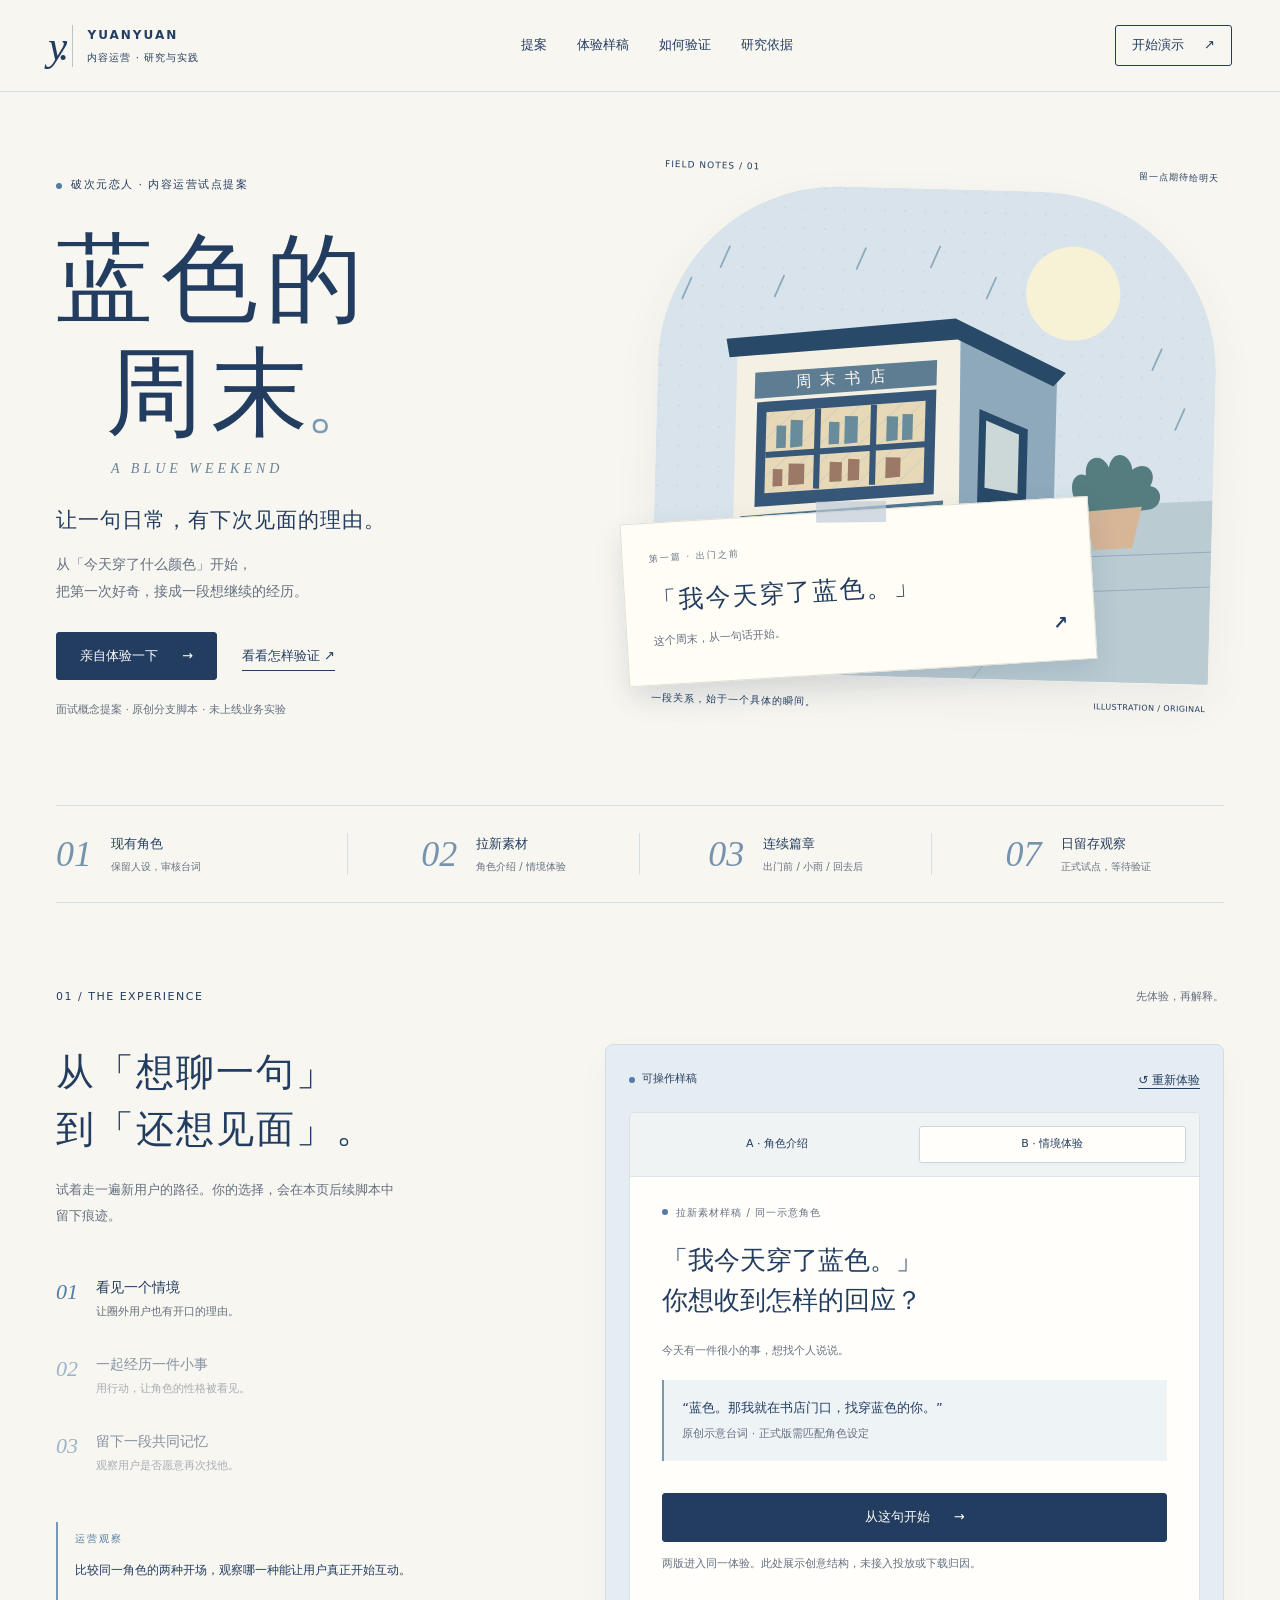
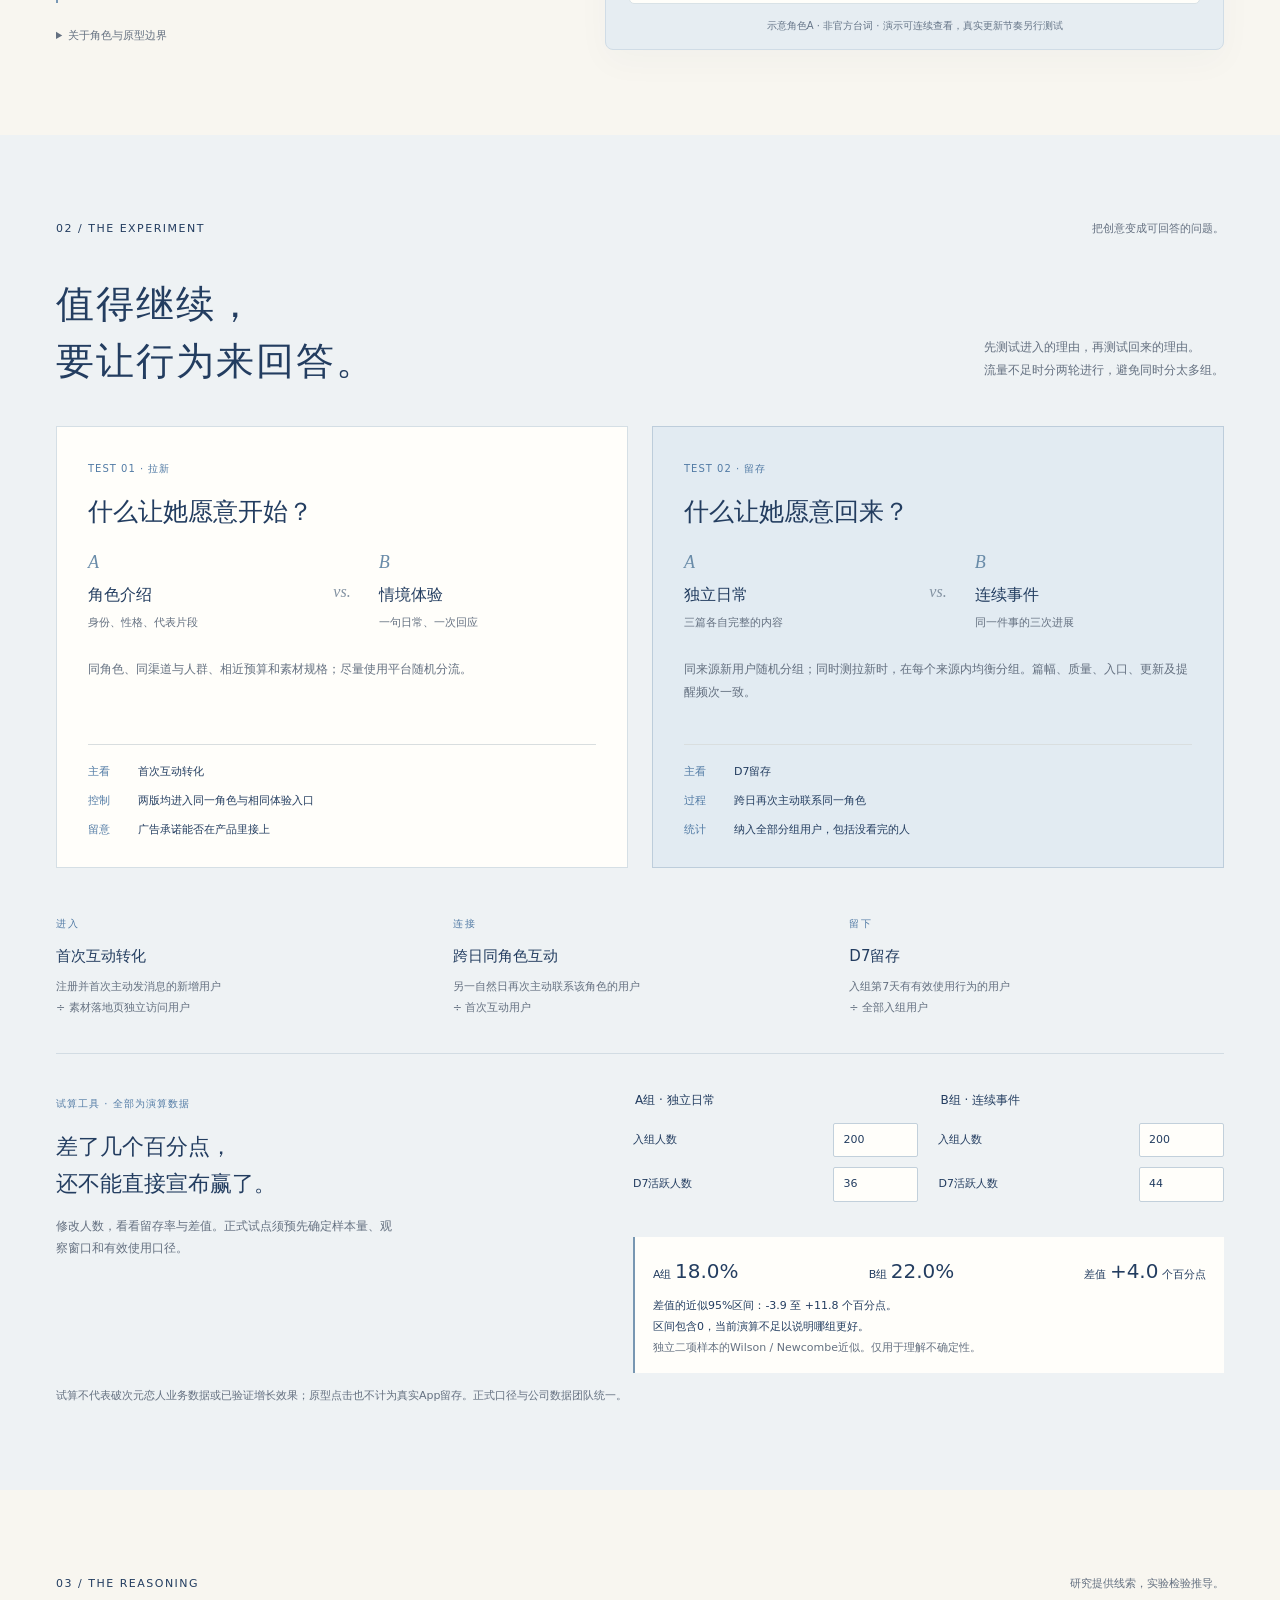
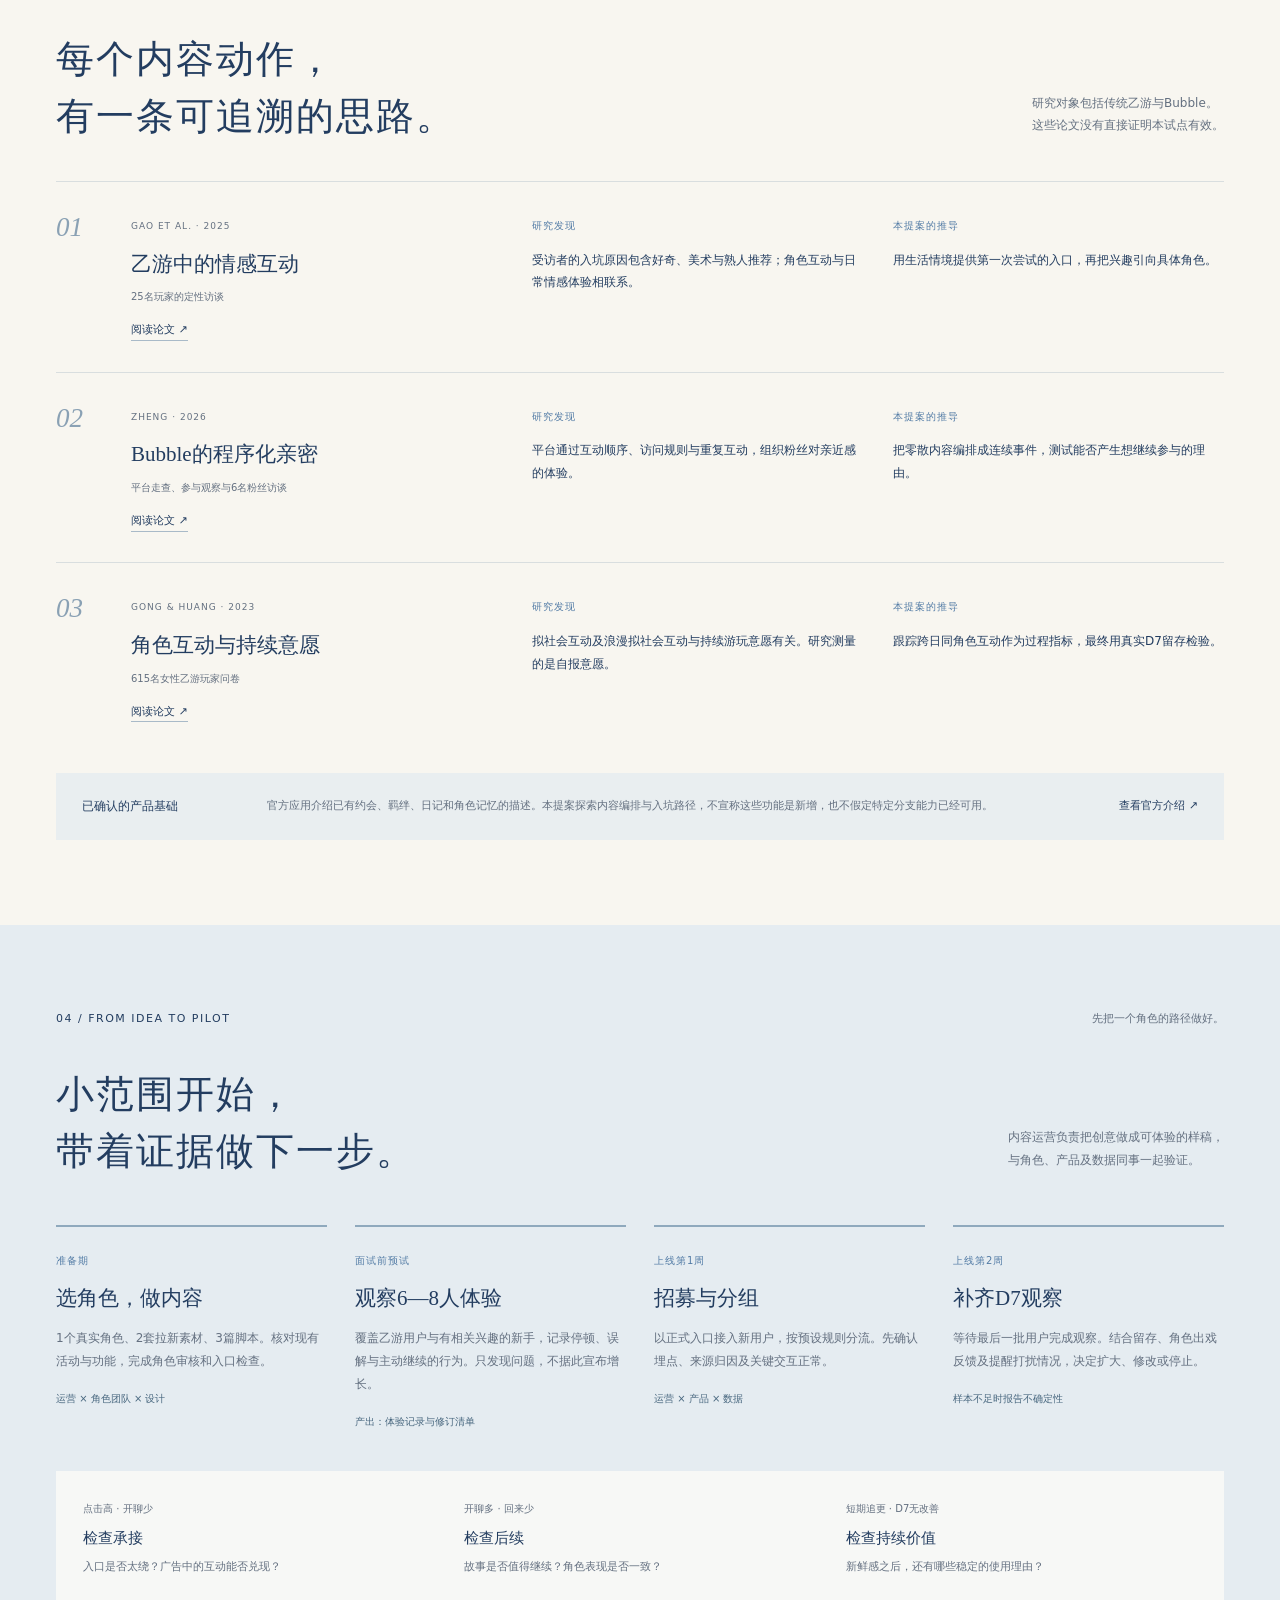
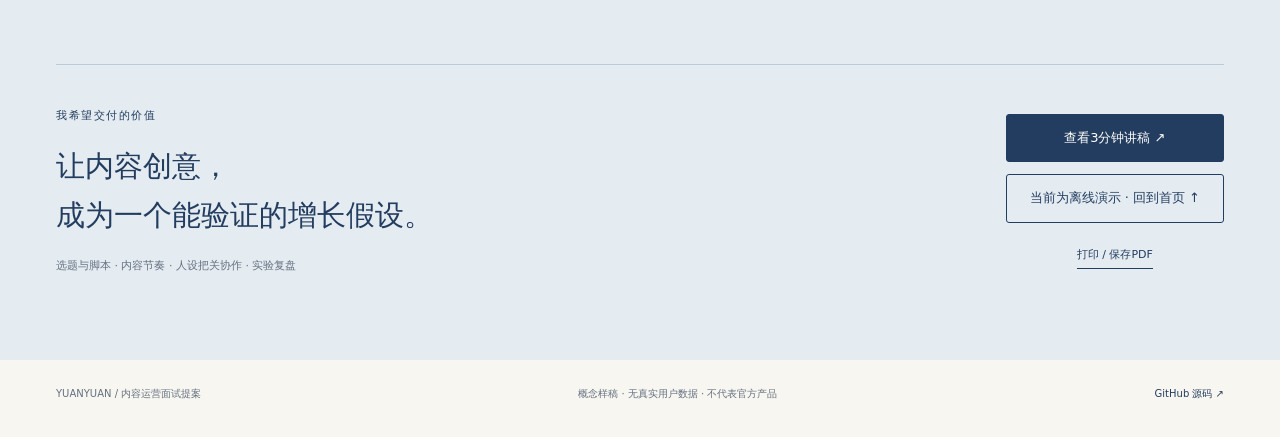
<file: docs/blue-weekend/offline.html>
<!doctype html>
<html lang="zh-CN">
<head>
  <meta charset="utf-8">
  <meta name="viewport" content="width=device-width,initial-scale=1">
  <meta name="theme-color" content="#233d60">
  <meta name="description" content="Yuanyuan 的内容运营面试提案：用生活情境拉新，用连续事件探索留存。包含交互样稿、对照实验与研究来源。">
  <title>蓝色的周末 · Yuanyuan 的内容运营试点</title>
  <link rel="icon" href="data:image/svg+xml,%3Csvg xmlns='http://www.w3.org/2000/svg' viewBox='0 0 64 64'%3E%3Crect width='64' height='64' rx='16' fill='%23233d60'/%3E%3Cpath d='M17 20l15 19 15-19M32 39v12' fill='none' stroke='%23f8f5ee' stroke-width='4'/%3E%3C/svg%3E">
  <style>
@charset "UTF-8";
:root{--ink:#233d60;--navy:#1b324f;--blue:#527ba5;--paper:#f8f6f0;--muted:#647080;--line:#d9dedf;--wash:#eaf0f4;--white:#fffefa;--serif:"Noto Serif SC","Songti SC","STSong","SimSun",serif;--sans:"PingFang SC","Microsoft YaHei",system-ui,sans-serif}
*{box-sizing:border-box}html{scroll-behavior:smooth;scroll-padding-top:100px}body{margin:0;background:var(--paper);color:var(--ink);font-family:var(--sans);font-size:15px;line-height:1.7}button,input{font:inherit}button,a,input{-webkit-tap-highlight-color:transparent}button,a{touch-action:manipulation}a{color:inherit;text-decoration:none}button{cursor:pointer}button:disabled{cursor:default;opacity:.45}button:focus-visible,a:focus-visible,input:focus-visible,summary:focus-visible{outline:3px solid #c47a34;outline-offset:5px}button{color:inherit}p,h1,h2,h3,h4{margin:0}p{overflow-wrap:anywhere}.wrap{max-width:1240px;width:calc(100% - 112px);margin:auto}.site-header{height:92px;display:flex;align-items:center;justify-content:space-between;gap:24px;padding:0 48px;border-bottom:1px solid var(--line);background:var(--paper);position:sticky;top:0;z-index:20}.brand{display:flex;gap:14px;align-items:center;font-size:12px;font-weight:600;letter-spacing:2px}.brand-mark{font:italic 43px Georgia,serif;letter-spacing:-6px;padding-right:9px;border-right:1px solid #bbc4cc;line-height:42px}.brand small{display:block;font-size:10px;letter-spacing:1px;font-weight:400;margin-top:3px}.site-header nav{display:flex;gap:30px;font-size:13px}.site-header nav a{position:relative}.site-header nav a:hover{color:var(--blue)}.button{border:1px solid var(--ink);padding:13px 23px;display:inline-flex;align-items:center;justify-content:center;gap:24px;font-size:13px;line-height:1.6;background:none;border-radius:3px;transition:background .2s,transform .2s}.button:hover{transform:translateY(-2px)}.button.primary{background:var(--ink);color:var(--white)}.button.primary:hover{background:#355777}.button.outline:hover{background:#e4eaf0}.button.small{padding:9px 16px;gap:20px}.text-link{background:none;border:0;border-bottom:1px solid currentColor;padding:3px 0;font-size:13px;cursor:pointer}.quiet-button{background:none;border:0;padding:5px 0;font-size:12px;text-decoration:underline;text-underline-offset:4px}.eyebrow{font-size:11px;letter-spacing:1.5px;font-weight:500;display:flex;align-items:center;gap:9px}.dot{width:6px;height:6px;background:var(--blue);display:inline-block;border-radius:50%;flex-shrink:0}.cover-grid{padding-top:62px;display:grid;grid-template-columns:.95fr 1fr;gap:60px;align-items:center}.cover-copy h1{font-family:var(--serif);font-size:clamp(65px,7.6vw,112px);font-weight:400;line-height:1.17;letter-spacing:8px;margin:28px 0 10px}.cover-copy h1 span{padding-left:50px}.cover-copy h1 i{font-size:.7em;font-style:normal;color:#7a99b2;margin-left:-10px}.cover-english{font:italic 14px Georgia,serif;letter-spacing:4px;margin:0 0 26px 55px;color:#6b8399}.cover-copy h2{font-weight:500;font-size:21px;letter-spacing:1px;margin-bottom:13px}.lede{font-size:14px;color:var(--muted);line-height:1.9}.actions{display:flex;gap:25px;align-items:center;flex-wrap:wrap;margin-top:27px}.fine{font-size:11px;color:var(--muted);line-height:1.8}.cover-note{margin-top:20px}.cover-art{position:relative;padding-top:0;transform:rotate(1.5deg);margin:0 10px 20px 0}.art-top,.art-caption{display:flex;justify-content:space-between;font-size:9px;letter-spacing:1px;padding:10px 2px}.art-caption{font-size:10px;padding-top:18px}.art-caption span:last-child{font-size:8px;letter-spacing:.4px}.street{display:block;width:100%;border-radius:180px 180px 2px 2px;box-shadow:0 18px 45px #233d6010}.postcard{background:#fffdf6;width:84%;position:absolute;bottom:48px;left:-28px;transform:rotate(-5deg);padding:21px 26px;box-shadow:0 12px 28px #233d6020;border:1px solid #e2e0d5}.postcard:before{content:"";position:absolute;width:70px;height:21px;background:#becbd9aa;top:-10px;left:42%;transform:rotate(3deg)}.postcard-kicker{font-size:9px;letter-spacing:2px;color:var(--muted)}.postcard p{font-family:var(--serif);font-size:25px;letter-spacing:2px;margin:10px 0}.postcard>span:last-child{font-size:11px;display:block;color:var(--muted)}.postcard b{float:right;color:var(--ink);font-size:18px}.scope-strip{display:grid;grid-template-columns:repeat(4,1fr);margin-top:62px;padding:27px 0;border-top:1px solid var(--line);border-bottom:1px solid var(--line)}.scope-strip>div{display:flex;align-items:center;justify-content:center;gap:19px;border-right:1px solid var(--line)}.scope-strip>div:first-child{justify-content:flex-start}.scope-strip>div:last-child{border:0}.scope-strip b{font:italic 36px Georgia,serif;color:#7693ae;font-weight:400}.scope-strip span{font-size:13px}.scope-strip small{display:block;font-size:10px;color:var(--muted);margin-top:3px}.page-section{scroll-margin-top:92px}.experience,.experiment,.research,.rollout{padding:85px 0}.section-top{display:flex;justify-content:space-between;align-items:center;margin-bottom:37px}.section-index{font-size:11px;color:var(--muted)}.experience-grid{display:grid;grid-template-columns:.85fr 1.15fr;gap:92px}.experience-aside h2,.section-heading h2{font-family:var(--serif);font-size:38px;line-height:1.5;letter-spacing:2px;font-weight:400}.section-lede{font-size:13px;color:var(--muted);max-width:345px;line-height:2;margin-top:19px}.journey{list-style:none;margin:31px 0;padding:0}.journey li{display:flex;gap:18px;padding:15px 0;opacity:.54;transition:opacity .2s}.journey li.active{opacity:1}.journey li>span{font:italic 22px Georgia,serif;padding-top:4px;color:var(--blue)}.journey b{font-size:14px;font-weight:500}.journey p{font-size:11px;color:var(--muted);margin-top:3px}.operator-note{border-left:2px solid #7998b6;padding:3px 0 3px 17px;min-height:81px;max-width:360px}.operator-note>span{font-size:10px;letter-spacing:2px;color:var(--blue)}.operator-note p{font-size:12px;line-height:1.9;margin-top:8px}.boundary{font-size:11px;color:var(--muted);margin-top:24px;max-width:360px}.boundary summary{cursor:pointer}.boundary p{padding-top:10px;line-height:1.9}.demo-workspace{min-width:0;background:#e6edf2;border:1px solid #d0dce6;padding:20px 23px 14px;border-radius:8px;box-shadow:0 12px 34px #29456508}.demo-toolbar{display:flex;justify-content:space-between;align-items:center;font-size:11px;margin-bottom:17px}.demo-toolbar>span{display:flex;align-items:center;gap:7px}.demo-disclaimer{font-size:10px;line-height:1.8;text-align:center;color:#657588;margin-top:13px}#demo{background:var(--white);border:1px solid #d9e2e6;border-radius:5px;overflow:hidden;min-height:490px}.creative-tabs{display:flex;padding:13px;gap:8px;background:#f0f3f4;border-bottom:1px solid #dde3e7}.creative-tabs button,.story-mode button{border:1px solid transparent;border-radius:3px;background:none;flex:1;padding:8px;font-size:11px}.creative-tabs button[aria-pressed=true],.story-mode button[aria-pressed=true]{background:var(--white);border-color:#c9d5df;box-shadow:0 2px 5px #29456506}.ad-content{padding:27px 32px 29px}.ad-topline{font-size:10px;color:var(--muted);letter-spacing:1px;display:flex;align-items:center;gap:8px}.ad-title{font-family:var(--serif);font-size:26px;font-weight:400;line-height:1.55;margin:20px 0}.ad-illustration{height:106px;background:#eaf0f4;margin:15px 0 22px;display:flex;align-items:center;justify-content:center;gap:15px}.ad-envelope{font:italic 58px Georgia,serif;color:#527ba5}.ad-illustration p{font:18px var(--serif);line-height:1.8}.reply-preview{background:#eef3f6;border-left:2px solid #7a97b0;padding:16px 18px;font-size:13px;line-height:1.9;margin:18px 0 24px}.ad-content .button{width:100%;margin-top:8px}.ad-content .fine{margin-top:12px}.chat-header{display:flex;align-items:center;justify-content:space-between;padding:17px 23px;border-bottom:1px solid #e0e5e8}.chat-person{display:flex;align-items:center;gap:10px}.avatar{display:grid;place-items:center;width:34px;height:34px;border:1px solid #bccbd5;border-radius:50%;font:italic 19px Georgia,serif;background:#eaf0f4}.chat-person b{font-size:12px;font-weight:500}.chat-person small{font-size:9px;color:var(--muted);display:block}.chapter-label{font-size:10px;color:var(--muted)}.story-mode{display:flex;margin:13px 22px 0;background:#edf2f5;padding:3px;border-radius:4px}.story-mode button{padding:5px}.story-progress{display:flex;gap:5px;padding:17px 23px 8px}.story-progress span{height:3px;background:#e5eaed;flex:1}.story-progress span.current{background:#6288ab}.story-body{padding:13px 25px 24px}.story-caption{font-size:9px;letter-spacing:2px;color:var(--blue);margin-bottom:7px}.story-body h3{font-family:var(--serif);font-size:23px;font-weight:400;margin-bottom:13px}.scene-note{font-size:11px;color:var(--muted);line-height:1.9;margin:10px 0 17px}.bubble{background:#edf2f6;font-size:13px;line-height:1.9;padding:13px 16px;border-radius:0 10px 10px 10px;margin:12px 28px 12px 0}.bubble.user{background:#d9e5ee;margin:12px 0 12px 60px;border-radius:10px 0 10px 10px}.choices{display:flex;gap:8px;flex-wrap:wrap;margin:20px 0 10px}.choice{background:var(--white);border:1px solid #a9bfce;padding:10px 14px;border-radius:3px;font-size:12px;flex:1;min-width:100px;display:flex;align-items:center;justify-content:center;gap:8px}.choice:hover{background:#e8f0f5}.swatch{height:10px;width:10px;border:1px solid #8e9aa5;border-radius:50%}.choice-label{font-size:10px;color:var(--muted);margin-top:18px}.story-next{width:100%;margin-top:16px}.memory-card{background:#e9eff3;border:1px solid #c5d3dc;padding:21px 22px;margin:15px 0}.memory-card h4{font:22px var(--serif);font-weight:400;margin:10px 0 13px}.memory-card p{font-size:12px;line-height:2}.memory-card small{display:block;font-size:9px;color:var(--muted);margin-top:13px}.complete-label{display:flex;align-items:center;gap:8px;font-size:10px;color:#446b68}.experiment{background:#eef2f4}.section-heading{display:flex;justify-content:space-between;gap:30px;align-items:flex-end;margin-bottom:36px}.section-heading>p{font-size:12px;color:var(--muted);line-height:1.9;max-width:390px;padding-bottom:8px}.experiment-pair{display:grid;grid-template-columns:1fr 1fr;gap:24px}.experiment-panel{background:var(--white);border:1px solid #d5dfe5;padding:28px 31px}.mini-label{font-size:10px;letter-spacing:1px;color:var(--blue)}.experiment-panel h3{font:25px var(--serif);margin:15px 0 24px}.comparison{display:flex;align-items:center;justify-content:space-between;gap:10px;margin-bottom:26px}.comparison>div{flex:1}.comparison span{display:block;font:italic 18px Georgia,serif;color:#6a8ca9;margin-bottom:8px}.comparison b{font-size:16px;font-weight:500}.comparison p{font-size:11px;color:var(--muted);margin-top:5px}.comparison i{font:italic 16px Georgia,serif;margin:0 18px;color:#8392a2}.experiment-panel>p{font-size:12px;line-height:1.9;color:var(--muted);min-height:68px}.experiment-panel dl{margin:18px 0 0;border-top:1px solid var(--line);padding-top:18px;display:grid;grid-template-columns:40px 1fr;gap:10px;font-size:11px}.experiment-panel dt{color:var(--blue)}.experiment-panel dd{margin:0}.blue-panel{background:#e2ebf2;border-color:#bdcddb}.metric-strip{display:grid;grid-template-columns:repeat(3,1fr);padding:34px 0;margin:8px 0 15px;border-bottom:1px solid #d2dce3;gap:22px}.metric-strip span{font-size:10px;color:var(--blue);letter-spacing:2px}.metric-strip h4{font-size:15px;font-weight:500;margin:8px 0}.metric-strip p{font-size:11px;line-height:1.9;color:var(--muted)}.calculator{display:grid;grid-template-columns:.9fr 1fr;gap:25px 45px;margin:36px 0 13px}.calculator-intro{grid-row:span 2}.calculator h3{font-size:22px;line-height:1.7;font-weight:500;margin:12px 0}.calculator-intro p{font-size:12px;color:var(--muted);max-width:340px;line-height:1.9}.metric-form{display:grid;grid-template-columns:1fr 1fr;gap:20px}.metric-form fieldset{border:0;padding:0;margin:0;min-width:0}.metric-form legend{font-size:12px;margin-bottom:12px}.metric-form label{display:flex;justify-content:space-between;align-items:center;font-size:11px;gap:8px;margin-bottom:10px}.metric-form input{width:85px;max-width:50%;min-width:0;border:1px solid #c2d0db;background:var(--white);padding:7px 9px;border-radius:2px;color:var(--ink)}.metric-output{background:#fffefa;padding:15px 18px;font-size:11px;line-height:1.9;min-height:95px;border-left:2px solid #7897b2}.metric-output .rates{display:flex;justify-content:space-between;gap:10px;margin-bottom:6px;font-size:11px}.metric-output b{font-size:20px;font-weight:500}.metric-output .error{color:#a04435}.research{background:var(--paper)}.source-row{display:grid;grid-template-columns:45px 1.12fr 1fr 1fr;gap:30px;padding:30px 0;border-top:1px solid var(--line);align-items:start}.source-no{font:italic 27px Georgia,serif;color:#8aa1b4}.source-study>span{font-size:9px;letter-spacing:1px;color:var(--muted)}.source-study h3{font-family:var(--serif);font-size:21px;font-weight:400;margin:9px 0 6px}.source-study p{font-size:10px;color:var(--muted)}.source-study a{font-size:11px;display:inline-block;margin-top:16px;border-bottom:1px solid #a9bac8}.source-row>div:not(.source-study)>p{font-size:12px;line-height:1.9;margin-top:11px}.product-facts{display:grid;grid-template-columns:160px 1fr 140px;align-items:center;gap:25px;background:#e9eef0;padding:23px 26px;margin-top:20px;font-size:12px}.product-facts p{font-size:11px;color:var(--muted);line-height:1.9}.product-facts a{font-size:11px;text-align:right}.rollout{background:#e5ecf1}.timeline{display:grid;grid-template-columns:repeat(4,1fr);margin-top:45px;gap:28px}.timeline article{border-top:2px solid #8fa9bd;padding-top:20px}.timeline article>span{font-size:10px;color:var(--blue);letter-spacing:1px}.timeline h3{font:21px var(--serif);font-weight:400;margin:12px 0 15px}.timeline p{font-size:12px;color:var(--muted);line-height:1.9}.timeline small{display:block;font-size:10px;color:#48677f;margin-top:17px}.decision-grid{display:grid;grid-template-columns:repeat(3,1fr);margin:41px 0 0;background:#f7f8f6;padding:24px 27px;gap:30px}.decision-grid span{font-size:10px;color:var(--muted)}.decision-grid h3{font-size:15px;font-weight:500;margin:6px 0}.decision-grid p{font-size:11px;color:var(--muted)}.closing{display:flex;justify-content:space-between;gap:30px;align-items:center;margin-top:64px;padding-top:42px;border-top:1px solid #bacbd7}.closing h3{font:29px var(--serif);line-height:1.7;font-weight:400;margin:16px 0}.closing p:last-child{font-size:11px;color:var(--muted)}.closing-actions{display:flex;flex-direction:column;align-items:stretch;gap:12px}.closing-actions .text-link{align-self:center;font-size:11px;margin-top:8px}footer{display:flex;justify-content:space-between;gap:22px;padding:25px 0 35px;font-size:10px;color:var(--muted)}footer a{color:var(--ink)}.skip{position:fixed;left:20px;top:-100px;z-index:200;background:var(--ink);color:white;padding:12px 20px}.skip:focus{top:10px}dialog{border:1px solid #a9bdcb;background:var(--paper);color:var(--ink);max-width:690px;width:calc(100% - 40px);max-height:85vh;padding:28px 35px;border-radius:6px;box-shadow:0 20px 70px #132b4e33}dialog::backdrop{background:#182d45aa}.dialog-header{display:flex;justify-content:space-between;align-items:center;gap:20px}dialog h2{font:28px var(--serif);margin:20px 0 25px}#notes-content article{border-top:1px solid var(--line);padding:17px 0}#notes-content article>span{font-size:11px;color:var(--blue)}#notes-content article>p{font-size:13px;line-height:1.9;margin-top:7px}dialog .button{margin-top:12px}.toast{position:fixed;bottom:35px;left:50%;transform:translateX(-50%);background:var(--ink);color:white;border-radius:4px;padding:11px 24px;font-size:12px;z-index:100;max-width:90vw}.present-bar{position:fixed;bottom:22px;left:50%;transform:translateX(-50%);background:var(--navy);color:white;padding:10px 17px;align-items:center;gap:18px;z-index:30;border-radius:5px;box-shadow:0 6px 24px #182d4533;white-space:nowrap}.present-bar:not([hidden]){display:flex}.present-bar button{background:none;border:0;color:white;font-size:12px;padding:4px}.present-bar span{font-size:12px}#slide-name{color:#b7cbdc;font-size:10px}.presenting .page-section{display:none}.presenting .page-section.current-slide{display:block;min-height:calc(100vh - 92px);padding-bottom:115px}.presenting footer{display:none}.presenting .cover-grid{padding-top:35px}.presenting .scope-strip{margin-top:30px}.presenting .experience,.presenting .experiment,.presenting .research,.presenting .rollout{padding-top:36px}.presenting .section-top{margin-bottom:25px}.presenting .page-section{scroll-margin-top:0}
@media(min-width:1500px){.cover-grid{padding-top:75px}.cover-art{max-width:550px}.cover-copy h1{font-size:116px}}
@media(max-width:1100px){.wrap{width:calc(100% - 64px)}.site-header{padding:0 32px}.site-header nav{gap:20px}.cover-grid{gap:35px}.cover-copy h2{font-size:18px}.cover-copy h1{font-size:84px}.cover-english{font-size:11px}.experience-grid{gap:40px;grid-template-columns:.8fr 1.2fr}.experience-aside h2,.section-heading h2{font-size:32px}.source-row{gap:20px;grid-template-columns:35px 1fr 1fr 1fr}.source-study h3{font-size:18px}.timeline{gap:20px}.timeline h3{font-size:19px}.postcard{left:-10px;padding:18px}.postcard p{font-size:22px}.calculator{gap:25px}.product-facts{grid-template-columns:140px 1fr}.product-facts a{grid-column:2;text-align:left;margin-top:-14px}}
@media(max-width:800px){.site-header{height:76px;padding:0 24px;gap:12px}.site-header nav{display:none}.brand{font-size:10px}.brand small{font-size:9px}.brand-mark{font-size:36px}.button.small{padding:8px 12px;font-size:11px}.wrap{width:calc(100% - 48px)}.cover-grid{padding-top:35px;gap:20px}.cover-copy h1{font-size:72px;letter-spacing:4px}.cover-copy h1 span{padding-left:28px}.cover-copy h2{font-size:16px}.cover-copy .eyebrow{font-size:9px;letter-spacing:.3px}.cover-english{margin-left:31px;letter-spacing:2px;font-size:10px}.lede{font-size:12px}.cover-art{margin-right:0}.postcard{bottom:35px;width:94%;left:-8px;padding:13px}.postcard p{font-size:17px}.postcard-kicker,.postcard>span:last-child{font-size:8px}.art-top span:last-child,.art-caption span:last-child{display:none}.art-caption{font-size:8px}.actions{gap:15px}.actions .button{padding:11px 17px}.actions .text-link{font-size:11px}.scope-strip{margin-top:37px}.scope-strip>div{gap:10px}.scope-strip b{font-size:28px}.scope-strip span{font-size:11px}.scope-strip small{font-size:8px}.experience-grid{grid-template-columns:1fr;gap:28px}.experience-aside .section-lede{max-width:100%}.journey{display:flex;gap:20px;margin:18px 0}.journey li{flex:1;gap:10px}.journey li>span{font-size:18px}.journey b{font-size:12px}.journey p{font-size:10px}.operator-note{max-width:none;min-height:0}.boundary{max-width:none;margin-top:18px}.experience-aside h2 br{display:none}.demo-workspace{max-width:550px;width:100%;margin:auto}.experience,.experiment,.research,.rollout{padding:60px 0}.section-top{margin-bottom:25px}.section-heading{align-items:flex-start}.section-heading>p{font-size:11px;max-width:250px}.experiment-panel{padding:22px 20px}.comparison i{margin:0 7px}.comparison b{font-size:14px}.comparison p{font-size:10px}.experiment-panel h3{font-size:23px}.calculator{grid-template-columns:1fr}.calculator-intro{grid-row:auto}.calculator-intro p{max-width:100%}.calculator h3 br{display:none}.metric-form{max-width:100%}.metric-form input{width:100px}.source-row{grid-template-columns:35px 1fr 1fr}.source-study{grid-column:2/4}.source-row>div:nth-child(3){grid-column:2}.source-row>div:nth-child(4){grid-column:3}.source-row{gap:14px 20px}.source-study a{margin-top:8px}.timeline{grid-template-columns:1fr 1fr;gap:28px}.decision-grid{gap:20px;padding:20px}.closing{margin-top:40px}footer{flex-wrap:wrap;gap:7px 20px;font-size:9px}.page-section{scroll-margin-top:76px}.presenting .page-section.current-slide{min-height:calc(100vh - 76px)}}
@media(max-width:540px){.wrap{width:calc(100% - 36px)}.site-header{padding:0 18px;height:70px}.brand{gap:10px}.brand small{letter-spacing:.5px}.brand-mark{line-height:34px}.cover-grid{grid-template-columns:1fr;gap:34px;padding-top:32px}.cover-copy h1{font-size:87px;line-height:1.13;margin-top:23px}.cover-copy h1 br{display:block}.cover-copy h1 span{padding-left:0}.cover-copy h1 i{font-size:45px;margin-left:0}.cover-english{margin:9px 0 21px;font-size:10px;letter-spacing:3px}.cover-copy h2{font-size:18px}.lede br{display:none}.lede{font-size:13px;max-width:310px}.cover-art{width:84%;max-width:330px;margin:0 auto 5px}.street{border-radius:125px 125px 2px 2px}.postcard{padding:15px 18px;bottom:30px;left:-20px}.postcard p{font-size:22px}.postcard-kicker,.postcard>span:last-child{font-size:9px}.art-caption{font-size:8px;padding-top:12px}.scope-strip{grid-template-columns:1fr 1fr;gap:20px 0;padding:24px 0;margin-top:24px}.scope-strip>div,.scope-strip>div:first-child{justify-content:flex-start;padding-left:8px;gap:15px}.scope-strip>div:nth-child(2){border:0}.scope-strip b{font-size:31px}.scope-strip span{font-size:12px}.scope-strip small{font-size:9px}.section-top{align-items:flex-start;gap:12px}.section-index{font-size:9px;max-width:110px;text-align:right}.eyebrow{font-size:9px}.experience,.experiment,.research,.rollout{padding:43px 0}.experience-aside h2,.section-heading h2{font-size:29px}.experience-aside h2 br{display:block}.journey{gap:9px}.journey li{display:block}.journey li>span{display:block;margin-bottom:7px}.journey p{font-size:9px}.demo-workspace{padding:13px 12px 10px}.demo-toolbar{font-size:10px}.demo-disclaimer{font-size:8px}#demo{min-height:470px}.ad-content{padding:23px 22px}.ad-title{font-size:25px}.story-body{padding:12px 18px 20px}.chat-header{padding:15px 18px}.story-mode{margin-left:17px;margin-right:17px}.story-progress{padding-left:18px;padding-right:18px}.bubble{font-size:12px;margin-right:15px}.bubble.user{margin-left:35px}.section-heading{display:block}.section-heading>p{margin-top:16px;max-width:none}.experiment-pair{grid-template-columns:1fr;gap:18px}.experiment-panel{padding:24px}.experiment-panel>p{min-height:0}.metric-strip{grid-template-columns:1fr;gap:20px;padding:26px 0}.metric-strip>div{padding-left:15px;border-left:1px solid #aebfcd}.metric-strip h4{margin:4px 0}.calculator h3{font-size:20px}.metric-form{gap:16px}.metric-form label{display:block}.metric-form input{max-width:100%;width:100%;margin-top:4px}.metric-output .rates{gap:5px;flex-wrap:wrap}.source-row{grid-template-columns:23px 1fr;gap:16px}.source-study,.source-row>div:nth-child(3),.source-row>div:nth-child(4){grid-column:2}.source-no{font-size:22px}.source-row>div:not(.source-study)>p{margin-top:5px}.source-study h3{font-size:22px}.product-facts{display:block;padding:20px}.product-facts p{margin-top:12px}.product-facts a{display:inline-block;margin-top:12px}.timeline{gap:25px 20px}.timeline h3{font-size:18px}.timeline p{font-size:11px}.timeline small{font-size:9px}.decision-grid{grid-template-columns:1fr;gap:22px;padding:23px}.closing{display:block;padding-top:28px}.closing h3{font-size:26px}.closing-actions{margin-top:26px}.present-bar{padding:8px 11px;gap:12px;bottom:14px;max-width:calc(100% - 24px)}#slide-name{display:none}.present-bar span,.present-bar button{font-size:11px}.presenting .cover-copy h1{font-size:77px}.presenting .cover-art{max-width:230px}.presenting .cover-grid{gap:15px}.presenting .page-section.current-slide{min-height:calc(100vh - 70px)}dialog{padding:22px}dialog h2{font-size:24px}#notes-content article>p{font-size:12px}}
@media(prefers-reduced-motion:reduce){html{scroll-behavior:auto}*,*:before,*:after{transition:none!important;animation:none!important}.button:hover{transform:none}}
@media print{@page{margin:15mm;size:A4}html{scroll-behavior:auto}body{background:white;color:#152e47;font-size:11px}.site-header,.actions,.present-bar,.closing-actions,#toast,dialog,footer,.skip,.demo-toolbar,.choices,.story-next,.story-mode,.creative-tabs,.boundary{display:none!important}.wrap{width:100%;max-width:none}.page-section,.presenting .page-section{display:block!important;min-height:0!important;padding:15px 0!important;break-before:page}.cover{break-before:auto}.cover-grid{padding-top:0;gap:30px}.cover-copy h1{font-size:68px}.cover-copy h2{font-size:17px}.cover-art{max-width:300px}.scope-strip{margin-top:30px;padding:18px 0}.cover-english{margin-bottom:18px}.experience-grid{grid-template-columns:.8fr 1.2fr;gap:25px}.section-top{margin:12px 0 20px}.experience-aside h2,.section-heading h2{font-size:27px}.journey{display:block}.journey li{display:flex}.experiment-pair{gap:15px}.experiment-panel{padding:19px}.calculator{grid-template-columns:1fr 1fr;gap:20px}.calculator-intro{grid-row:span 2}.source-row{grid-template-columns:25px 1fr 1fr 1fr;gap:18px}.source-study,.source-row>div:nth-child(3),.source-row>div:nth-child(4){grid-column:auto}.source-row,.experiment-panel,.timeline article,.calculator,.metric-strip{break-inside:avoid}.timeline{grid-template-columns:repeat(2,1fr)}.closing{margin-top:30px}.source-study a:after{content:" [原文链接]";font-size:8px}.metric-form input{border:0;padding:0;background:transparent}.metric-form label{display:block}.metric-form input{display:block}.street,.postcard,.experiment-panel,.metric-output{box-shadow:none}*{-webkit-print-color-adjust:exact;print-color-adjust:exact}}

</style>
  <script>document.addEventListener('DOMContentLoaded', function () {
(function (root, factory) {
  const api = factory();
  if (typeof module === 'object' && module.exports) module.exports = api;
  else root.PilotModel = api;
})(typeof globalThis !== 'undefined' ? globalThis : this, function () {
  'use strict';
  const colors = { blue: { label: '蓝色', hex: '#7095b6' }, white: { label: '白色', hex: '#fffdf4' }, black: { label: '黑色', hex: '#354252' } };
  function initialState() {
    return { creative: 'B', mode: 'serial', started: false, chapter: 0, color: null, route: null, rain: null, memory: null };
  }
  function endingLocation(state) {
    if (state.rain === 'shelter') return '在屋檐下看雨';
    return state.route === 'bookshop' ? '去了街角书店' : '沿着街道慢慢走';
  }
  function recap(state) {
    if (!colors[state.color] || !['walk', 'bookshop'].includes(state.route) || !['continue', 'shelter'].includes(state.rain)) {
      throw new Error('请先完成前两篇的选择。');
    }
    const detail = state.memory === 'sound' ? '雨落下来的声音' : '雨后街角的光';
    return { color: colors[state.color].label, place: endingLocation(state), detail };
  }
  function rateDifference(na, ra, nb, rb) {
    const values = [na, ra, nb, rb];
    if (values.some(x => !Number.isSafeInteger(x)) || na < 1 || nb < 1 || ra < 0 || rb < 0 || ra > na || rb > nb || na > 1000000 || nb > 1000000) {
      return { error: '请输入整数；入组人数须为1至1,000,000，活跃人数不能超过本组入组人数。' };
    }
    const a = ra / na, b = rb / nb, z = 1.959963984540054;
    function wilson(n, r) {
      const p = r / n, d = 1 + z * z / n;
      const mid = (p + z * z / (2 * n)) / d;
      const half = z * Math.sqrt(p * (1 - p) / n + z * z / (4 * n * n)) / d;
      return [Math.max(0, mid - half), Math.min(1, mid + half)];
    }
    const [al, au] = wilson(na, ra), [bl, bu] = wilson(nb, rb), delta = b - a;
    const low = Math.max(-1, delta - Math.sqrt((b - bl) ** 2 + (au - a) ** 2));
    const high = Math.min(1, delta + Math.sqrt((bu - b) ** 2 + (a - al) ** 2));
    return { a, b, delta, low, high, containsZero: low <= 0 && high >= 0, sparse: Math.min(ra, na - ra, rb, nb - rb) < 5 };
  }
  return { colors, initialState, recap, endingLocation, rateDifference };
});

});</script>
  <script>document.addEventListener('DOMContentLoaded', function () {
(function () {
  'use strict';
  const model = window.PilotModel;
  const $ = (selector) => document.querySelector(selector);
  const demo = $('#demo');
  let state = model.initialState();
  let presenting = false;
  let slide = 0;
  let toastTimer;
  const slides = [...document.querySelectorAll('[data-slide]')];
  const names = ['提案概览', '交互体验', '对照实验', '研究依据', '试点落地'];
  const escape = (value) => String(value).replace(/[&<>"']/g, c => ({ '&': '&amp;', '<': '&lt;', '>': '&gt;', '"': '&quot;', "'": '&#39;' })[c]);
  function bubble(text, user = false) { return `<p class="bubble${user ? ' user' : ''}">${escape(text)}</p>`; }
  function choice(action, value, label, swatch = '') {
    return `<button type="button" class="choice" data-action="${action}" data-value="${value}">${swatch ? `<span class="swatch" style="background:${swatch}" aria-hidden="true"></span>` : ''}${escape(label)}</button>`;
  }
  function landing() {
    const isB = state.creative === 'B';
    return `<div class="creative-tabs" role="group" aria-label="选择拉新素材"><button type="button" data-action="creative" data-value="A" aria-pressed="${!isB}">A · 角色介绍</button><button type="button" data-action="creative" data-value="B" aria-pressed="${isB}">B · 情境体验</button></div>
      <div class="ad-content"><p class="ad-topline"><span class="dot"></span>拉新素材样稿 / 同一示意角色</p>
      <h3 class="ad-title" id="scene-title" tabindex="-1">${isB ? '「我今天穿了蓝色。」<br>你想收到怎样的回应？' : '认识角色A。<br>从他的一个日常开始。'}</h3>
      ${isB ? '<p class="scene-note">今天有一件很小的事，想找个人说说。</p><div class="reply-preview">“蓝色。那我就在书店门口，找穿蓝色的你。”<br><span class="fine">原创示意台词 · 正式版需匹配角色设定</span></div>' : '<div class="ad-illustration"><span class="ad-envelope" aria-hidden="true">A.</span><p>现有角色占位<br><small class="fine">正式版使用审核后的官方资料</small></p></div><p class="scene-note">素材结构：角色身份 → 性格特征 → 代表性片段。人物信息与立绘待角色审核后替换。</p>'}
      <button type="button" class="button primary" data-action="start">${isB ? '从这句开始' : '进入角色体验'} <span aria-hidden="true">→</span></button><p class="fine">两版进入同一体验。此处展示创意结构，未接入投放或下载归因。</p></div>`;
  }
  function storyHeader() {
    return `<div class="chat-header"><div class="chat-person"><span class="avatar" aria-hidden="true">A</span><div><b>角色A · 示意占位</b><small>原创分支脚本 / 非AI实时生成</small></div></div><span class="chapter-label">${state.chapter + 1} / 3</span></div>
      <div class="story-mode" role="group" aria-label="选择内容组织方式"><button type="button" data-action="mode" data-value="serial" aria-pressed="${state.mode === 'serial'}">连续事件 · 实验构想</button><button type="button" data-action="mode" data-value="standalone" aria-pressed="${state.mode === 'standalone'}">独立日常 · 对照示意</button></div>
      <div class="story-progress" aria-hidden="true">${[0, 1, 2].map(i => `<span class="${i <= state.chapter ? 'current' : ''}"></span>`).join('')}</div>`;
  }
  function chapterZero() {
    const serial = state.mode === 'serial';
    let content = `<p class="story-caption">第一篇 / ${serial ? '出门之前' : '今天的颜色'}</p><h3 id="scene-title" tabindex="-1">${serial ? '把周末，留一点给见面。' : '今天，你穿了什么颜色？'}</h3><p class="scene-note">${serial ? '周末下午，你们约好在街角见面。出门前，对话框亮了起来。' : '一个独立的日常话题。后续篇章不会引用本篇的选择。'}</p>`;
    content += bubble(serial ? '快出门了？今天穿了什么颜色，我好一眼认出你。' : '今天穿了什么颜色？');
    if (!state.color) return content + '<p class="choice-label">选一个颜色，接上这句话</p><div class="choices">' + Object.entries(model.colors).map(([k, v]) => choice('color', k, v.label, v.hex)).join('') + '</div>';
    const color = model.colors[state.color].label;
    content += bubble(`今天穿了${color}。`, true);
    const replies = { blue: '蓝色。那我就在书店门口，找穿蓝色的你。', white: '白色。看见你之前，我先把位置发给你。', black: '黑色。好，我会站在门口，免得你找。' };
    content += bubble(serial ? replies[state.color] : `${color}。听起来，你已经为今天选好了一个开场。`);
    if (!state.route) {
      content += `<p class="choice-label">${serial ? '这次见面，你想怎样开始？' : '今天更想做哪件小事？'}</p><div class="choices">${choice('route', 'walk', '在街边散散步')}${choice('route', 'bookshop', '去书店坐一会儿')}</div>`;
    } else {
      content += bubble(state.route === 'walk' ? '想在街边慢慢走。' : '想去书店坐一会儿。', true);
      content += bubble(serial ? (state.route === 'walk' ? '那就不赶时间。到了给我发消息，我们从街角开始走。' : '好，靠窗那排有座位。我们先过去看看。') : '好，给自己留一点慢下来的时间。');
      content += `<button type="button" class="button primary story-next" data-action="next">查看第二篇 <span aria-hidden="true">→</span></button>`;
    }
    return content;
  }
  function chapterOne() {
    const serial = state.mode === 'serial';
    let content = `<p class="story-caption">第二篇 / ${serial ? '计划外的小雨' : '雨天小事'}</p><h3 id="scene-title" tabindex="-1">雨来得比预报早一点。</h3><p class="scene-note">${serial ? (state.route === 'bookshop' ? '往书店走的路上，雨点落在了招牌上。刚才的计划，遇到了一点变化。' : '你们刚从街角出发，小雨就落了下来。街道一下安静了。') : '今天的独立话题：如果散步时下起小雨，你会怎么办？'}</p>`;
    content += bubble(serial ? '雨不大。我们继续走，还是先到那边躲一会儿？' : '小雨天，你会继续走，还是找地方听一会儿雨？');
    if (!state.rain) return content + `<div class="choices">${choice('rain', 'continue', serial && state.route === 'bookshop' ? '继续去书店' : '继续慢慢走')}${choice('rain', 'shelter', '先去屋檐下躲雨')}</div>`;
    content += bubble(state.rain === 'shelter' ? '先躲一会儿吧。' : (serial && state.route === 'bookshop' ? '继续去书店吧。' : '想继续慢慢走。'), true);
    content += bubble(state.rain === 'shelter' ? (serial ? '这边。站里面一点，这里淋不到。等雨小一点再说。' : '屋檐下听雨，确实适合留一点空白给自己。') : (serial ? '好，跟上。前面有一小段积水，走这边。' : '那就慢一点。留意积水，也留意路边的风景。'));
    return content + '<button type="button" class="button primary story-next" data-action="next">查看第三篇 <span aria-hidden="true">→</span></button>';
  }
  function chapterTwo() {
    const serial = state.mode === 'serial';
    const recap = model.recap(state);
    let content = `<p class="story-caption">第三篇 / ${serial ? '回去以后' : '街角的光'}</p><h3 id="scene-title" tabindex="-1">${state.memory ? '这一篇，到这里刚刚好。' : '有一个瞬间，想再说一遍。'}</h3>`;
    if (!state.memory) {
      content += `<p class="scene-note">${serial ? '回到家，手机收到一条消息。那段被雨改变的下午，又被轻轻提起。' : '今天的独立话题：一场雨过后，哪个画面让你停了一下？'}</p>`;
      content += bubble(serial ? `今天你穿着${recap.color}，我们${recap.place}。现在想起来，你最想留下的是哪个瞬间？` : '雨后的街角，你更想记住声音，还是光？');
      return content + `<div class="choices">${choice('memory', 'sound', '雨落下来的声音')}${choice('memory', 'light', '雨后街角的光')}</div>`;
    }
    content += '<p class="complete-label"><span class="dot"></span>三篇示意内容已体验完</p>';
    content += `<div class="memory-card"><span class="mini-label">${serial ? '这一页，属于刚才的选择' : '三篇独立日常 / 体验结束'}</span><h4>${serial ? recap.color + '的周末' : '留一个瞬间给今天'}</h4><p>${serial ? `穿了${recap.color}。<br>原本想${state.route === 'bookshop' ? '去书店坐坐' : '在街边散步'}，后来我们${recap.place}。<br>想留下的是：${recap.detail}。` : `今天想留下的是：${recap.detail}。<br>这篇独立内容没有引用前两篇的选择。`}</p><small>由本页选择拼成的固定脚本；不代表游戏已有跨篇记忆能力。</small></div>`;
    content += bubble(serial ? '那就记在这一页。下次见面，再添一个新的瞬间。' : '把它记下来吧。今天也有一件值得留下的小事。');
    content += '<button type="button" class="button primary story-next" data-action="experiment">看怎样验证留存 <span aria-hidden="true">→</span></button><button type="button" class="quiet-button" data-action="restart" style="display:block;margin:13px auto 0">重新选择，看看故事怎样变化</button>';
    return content;
  }
  function renderDemo(focus = false) {
    demo.innerHTML = state.started ? storyHeader() + '<div class="story-body">' + [chapterZero, chapterOne, chapterTwo][state.chapter]() + '</div>' : landing();
    const journey = state.started ? Math.min(2, state.chapter) : 0;
    document.querySelectorAll('[data-journey]').forEach(el => el.classList.toggle('active', Number(el.dataset.journey) === journey));
    const insights = [
      '观察用户能否从素材承诺接上第一次互动。正式版必须使用人设一致、产品能够承接的台词。',
      '给用户一个可以表达偏好的情境，让角色在事件中表现性格。这里的分支仅在本页运行。',
      '共同经历被具体回顾，可能形成继续了解角色的理由。还需要真实跨日互动与D7数据来验证。'
    ];
    $('#operator-insight').textContent = !state.started ? '比较同一角色的两种开场，观察哪一种能让用户真正开始互动。' : state.mode === 'standalone' ? '对照示意：同样有三个话题，但彼此独立。正式实验仍需统一篇幅、质量、入口与提醒频次。' : insights[state.chapter];
    if (focus) $('#scene-title')?.focus({ preventScroll: true });
  }
  demo.addEventListener('click', event => {
    const target = event.target.closest('button[data-action]');
    if (!target) return;
    const { action, value } = target.dataset;
    if (action === 'creative' && ['A', 'B'].includes(value)) state.creative = value;
    else if (action === 'start') state.started = true;
    else if (action === 'mode' && ['serial', 'standalone'].includes(value)) state = { ...model.initialState(), started: true, mode: value, creative: state.creative };
    else if (action === 'color' && model.colors[value]) state.color = value;
    else if (action === 'route' && ['walk', 'bookshop'].includes(value)) state.route = value;
    else if (action === 'rain' && ['continue', 'shelter'].includes(value)) state.rain = value;
    else if (action === 'memory' && ['sound', 'light'].includes(value)) state.memory = value;
    else if (action === 'next' && ((state.chapter === 0 && state.color && state.route) || (state.chapter === 1 && state.rain))) state.chapter += 1;
    else if (action === 'restart') state = { ...model.initialState(), started: true, mode: state.mode, creative: state.creative };
    else if (action === 'experiment') { navigate('experiment'); return; }
    renderDemo(true);
  });
  $('#reset-demo').addEventListener('click', () => { state = model.initialState(); renderDemo(true); });
  const pct = value => (value * 100).toFixed(1) + '%';
  const pp = value => (value > 0 ? '+' : '') + (value * 100).toFixed(1);
  function updateMetrics() {
    const values = ['#n-a', '#r-a', '#n-b', '#r-b'].map(selector => $(selector).value.trim() === '' ? NaN : Number($(selector).value));
    const result = model.rateDifference(...values);
    if (result.error) { $('#metric-output').innerHTML = `<p class="error">${result.error}</p>`; return; }
    $('#metric-output').innerHTML = `<div class="rates"><span>A组 <b>${pct(result.a)}</b></span><span>B组 <b>${pct(result.b)}</b></span><span>差值 <b>${pp(result.delta)}</b> 个百分点</span></div><p>差值的近似95%区间：${pp(result.low)} 至 ${pp(result.high)} 个百分点。</p><p>${result.containsZero ? '区间包含0，当前演算不足以说明哪组更好。' : '区间未包含0，也须核对分组、样本计划和业务价值，不能据此直接扩量。'}${result.sparse ? ' 部分计数很小，区间仅供参考。' : ''}</p><p class="fine">独立二项样本的Wilson / Newcombe近似。仅用于理解不确定性。</p>`;
  }
  $('#metric-form').addEventListener('input', updateMetrics);
  $('#metric-form').addEventListener('submit', event => event.preventDefault());
  function showSlide(index) {
    slide = Math.max(0, Math.min(slides.length - 1, index));
    slides.forEach((section, i) => section.classList.toggle('current-slide', i === slide));
    $('#slide-status').textContent = String(slide + 1).padStart(2, '0') + ' / 05';
    $('#slide-name').textContent = names[slide];
    $('#prev-slide').disabled = slide === 0;
    $('#next-slide').disabled = slide === slides.length - 1;
    window.scrollTo({ top: 0, behavior: 'instant' });
  }
  function setPresent(value) {
    presenting = value;
    document.body.classList.toggle('presenting', value);
    $('#present-bar').hidden = !value;
    $('#present-toggle').textContent = value ? '退出演示 ×' : '开始演示 ↗';
    $('#present-toggle').setAttribute('aria-pressed', String(value));
    if (value) showSlide(slide);
    else slides[slide].scrollIntoView({ behavior: 'instant', block: 'start' });
  }
  function navigate(id) {
    const section = document.getElementById(id);
    if (!section) return;
    if (presenting) showSlide(Number(section.dataset.slide));
    else section.scrollIntoView({ behavior: 'smooth', block: 'start' });
  }
  $('#present-toggle').addEventListener('click', () => setPresent(!presenting));
  $('#exit-present').addEventListener('click', () => setPresent(false));
  $('#prev-slide').addEventListener('click', () => showSlide(slide - 1));
  $('#next-slide').addEventListener('click', () => showSlide(slide + 1));
  document.querySelectorAll('a[href^="#"]').forEach(link => link.addEventListener('click', event => {
    if (presenting && document.getElementById(link.hash.slice(1))?.hasAttribute('data-slide')) { event.preventDefault(); navigate(link.hash.slice(1)); }
  }));
  const dialog = $('#notes-dialog');
  const openNotes = () => { if (!dialog.open) dialog.showModal(); };
  $('#show-notes').addEventListener('click', openNotes);
  $('#present-notes').addEventListener('click', openNotes);
  $('#close-notes').addEventListener('click', () => dialog.close());
  dialog.addEventListener('click', event => { if (event.target === dialog) { const box = dialog.getBoundingClientRect(); if (event.clientX < box.left || event.clientX > box.right || event.clientY < box.top || event.clientY > box.bottom) dialog.close(); } });
  document.addEventListener('keydown', event => {
    if (!presenting || dialog.open || event.target.matches('input,textarea,select,[contenteditable="true"]')) return;
    if (event.key === 'ArrowRight') { event.preventDefault(); showSlide(slide + 1); }
    if (event.key === 'ArrowLeft') { event.preventDefault(); showSlide(slide - 1); }
    if (event.key === 'Escape') setPresent(false);
  });
  function notify(message) { const el = $('#toast'); el.textContent = message; el.hidden = false; clearTimeout(toastTimer); toastTimer = setTimeout(() => { el.hidden = true; }, 2800); }
  $('#download-notes').addEventListener('click', () => {
    const text = '蓝色的周末｜Yuanyuan 内容运营面试讲稿\n概念提案，未开展真实业务实验。\n\n' + [...document.querySelectorAll('#notes-content article')].map(el => el.innerText).join('\n\n');
    const url = URL.createObjectURL(new Blob(['\uFEFF', text], { type: 'text/plain;charset=utf-8' }));
    const a = document.createElement('a'); a.href = url; a.download = '蓝色的周末-3分钟面试讲稿.txt'; a.click();
    setTimeout(() => URL.revokeObjectURL(url), 1000); notify('讲稿已准备下载');
  });
  $('#print-page').addEventListener('click', () => window.print());
  renderDemo();
  updateMetrics();
})();

});</script>
</head>
<body>
  <a class="skip" href="#main">跳到正文</a>
  <header class="site-header">
    <a class="brand" href="#cover" aria-label="Yuanyuan 提案首页"><span class="brand-mark">y.</span><span>YUANYUAN<small>内容运营 · 研究与实践</small></span></a>
    <nav aria-label="主导航"><a href="#cover">提案</a><a href="#experience">体验样稿</a><a href="#experiment">如何验证</a><a href="#research">研究依据</a></nav>
    <button id="present-toggle" class="button small outline" type="button">开始演示 <span aria-hidden="true">↗</span></button>
  </header>
  <main id="main">
    <section id="cover" class="page-section cover" data-slide="0" aria-labelledby="cover-title">
      <div class="cover-grid wrap">
        <div class="cover-copy">
          <p class="eyebrow"><span class="dot"></span> 破次元恋人 · 内容运营试点提案</p>
          <h1 id="cover-title">蓝色的<br><span>周末</span><i>。</i></h1>
          <p class="cover-english">A BLUE WEEKEND</p>
          <h2>让一句日常，有下次见面的理由。</h2>
          <p class="lede">从「今天穿了什么颜色」开始，<br>把第一次好奇，接成一段想继续的经历。</p>
          <div class="actions"><a class="button primary" href="#experience">亲自体验一下 <span aria-hidden="true">→</span></a><a class="text-link" href="#experiment">看看怎样验证 ↗</a></div>
          <p class="fine cover-note">面试概念提案 · 原创分支脚本 · 未上线业务实验</p>
        </div>
        <div class="cover-art" aria-label="原创蓝色街角插画，雨后书店和一张周末邀约卡">
          <div class="art-top"><span>FIELD NOTES / 01</span><span>留一点期待给明天</span></div>
          <svg class="street" viewBox="0 0 640 560" role="img" aria-label="蓝色天空下的书店街角">
            <defs><pattern id="window-lines" width="22" height="22" patternUnits="userSpaceOnUse"><path d="M0 22L22 0" stroke="#a8bbc7" stroke-width=".6"/></pattern><pattern id="sky-dots" width="23" height="23" patternUnits="userSpaceOnUse"><circle cx="3" cy="3" r=".7" fill="#476888" opacity=".2"/></pattern></defs>
            <rect width="640" height="560" fill="#d8e3eb"/><rect width="640" height="560" fill="url(#sky-dots)"/>
            <circle cx="474" cy="116" r="54" fill="#f7f2d6"/>
            <path d="M0 392L640 349V560H0Z" fill="#bacbd2"/><path d="M0 449L640 408" stroke="#8fa7b6"/><path d="M0 489L640 448M92 560L405 368M370 560L521 359" stroke="#91a9b6" stroke-width="1"/>
            <path d="M91 182L346 158L350 407L91 431Z" fill="#f4f0e3"/><path d="M346 158L458 214V404L350 407Z" fill="#8ea9bb"/>
            <path d="M78 178L340 148L468 207L454 223L343 172L82 199Z" fill="#294968"/>
            <path d="M115 250L320 230V350L115 370Z" fill="#365777"/><path d="M126 261L308 243V337L126 354Z" fill="#e7d9b8"/>
            <path d="M126 261L308 243V337L126 354Z" fill="url(#window-lines)"/>
            <path d="M185 255V347M249 249V341M126 310L309 293" stroke="#365777" stroke-width="7"/>
            <path d="M138 302V276H149V301M154 301V269H168V299M198 296V270H210V295M216 295V263H231V293M264 291V262H277V289M282 289V259H294V288" fill="#698c9a"/>
            <path d="M135 346V326H146V345M153 344V319H171V342M200 339V316H214V338M221 337V312H234V336M264 333V309H281V331" fill="#9c7966"/>
            <path d="M112 216L320 196V225L112 246Z" fill="#5e7c92"/><text x="215" y="226" font-size="18" letter-spacing="10" fill="#fffaf0" text-anchor="middle" transform="rotate(-5 215 226)">周末书店</text>
            <path d="M370 251L426 273V395L370 398Z" fill="#294968"/><path d="M378 264L416 279V347L378 341Z" fill="#cbd8d7"/><circle cx="414" cy="363" r="3" fill="#e9d4a7"/>
            <path d="M99 381L331 357V374L99 398Z" fill="#52768f"/><path d="M123 397V426M306 379V411" stroke="#36516a" stroke-width="9"/>
            <path d="M481 350C474 333 482 319 494 324C491 302 511 296 520 314C524 291 545 298 547 316C562 304 577 318 568 334C585 337 582 358 568 361L484 374Z" fill="#557d80"/><path d="M490 366L559 358L549 406L505 409Z" fill="#d7b597"/>
            <path d="M36 109L26 133M79 72L69 96M142 104L132 128M235 70L225 94M320 66L310 90M385 100L375 124M577 177L567 201M605 245L595 269" stroke="#8ba9bb" stroke-width="2" stroke-linecap="round"/>
            <path d="M416 437Q466 430 503 439M99 474Q173 460 225 470" stroke="#e0eaeb" stroke-width="4" stroke-linecap="round"/>
          </svg>
          <div class="postcard"><span class="postcard-kicker">第一篇 · 出门之前</span><p>「我今天穿了蓝色。」</p><span>这个周末，从一句话开始。 <b>↗</b></span></div>
          <div class="art-caption"><span>一段关系，始于一个具体的瞬间。</span><span>ILLUSTRATION / ORIGINAL</span></div>
        </div>
      </div>
      <div class="scope-strip wrap"><div><b>01</b><span>现有角色<small>保留人设，审核台词</small></span></div><div><b>02</b><span>拉新素材<small>角色介绍 / 情境体验</small></span></div><div><b>03</b><span>连续篇章<small>出门前 / 小雨 / 回去后</small></span></div><div><b>07</b><span>日留存观察<small>正式试点，等待验证</small></span></div></div>
    </section>

    <section id="experience" class="page-section experience" data-slide="1" aria-labelledby="experience-title">
      <div class="wrap">
        <div class="section-top"><p class="eyebrow">01 / THE EXPERIENCE</p><span class="section-index">先体验，再解释。</span></div>
        <div class="experience-grid">
          <div class="experience-aside">
            <h2 id="experience-title">从「想聊一句」<br>到「还想见面」。</h2>
            <p class="section-lede">试着走一遍新用户的路径。你的选择，会在本页后续脚本中留下痕迹。</p>
            <ol class="journey" aria-label="体验阶段"><li data-journey="0" class="active"><span>01</span><div><b>看见一个情境</b><p>让圈外用户也有开口的理由。</p></div></li><li data-journey="1"><span>02</span><div><b>一起经历一件小事</b><p>用行动，让角色的性格被看见。</p></div></li><li data-journey="2"><span>03</span><div><b>留下一段共同记忆</b><p>观察用户是否愿意再次找他。</p></div></li></ol>
            <div class="operator-note"><span>运营观察</span><p id="operator-insight">比较同一角色的两种开场，观察哪一种能让用户真正开始互动。</p></div>
            <details class="boundary"><summary>关于角色与原型边界</summary><p>角色A是占位符，台词为原创示意，不代表任何官方角色。落地时选一个真实角色，由角色团队审核。这里使用浏览器内的固定分支脚本，不调用AI，不连接游戏账号，不采集或上传聊天内容。</p></details>
          </div>
          <div class="demo-workspace">
            <div class="demo-toolbar"><span><i class="dot"></i> 可操作样稿</span><button type="button" id="reset-demo" class="quiet-button">↺ 重新体验</button></div>
            <div id="demo" aria-live="polite"></div>
            <p class="demo-disclaimer">示意角色A · 非官方台词 · 演示可连续查看，真实更新节奏另行测试</p>
          </div>
        </div>
      </div>
    </section>

    <section id="experiment" class="page-section experiment" data-slide="2" aria-labelledby="experiment-title">
      <div class="wrap">
        <div class="section-top"><p class="eyebrow">02 / THE EXPERIMENT</p><span class="section-index">把创意变成可回答的问题。</span></div>
        <div class="section-heading"><h2 id="experiment-title">值得继续，<br>要让行为来回答。</h2><p>先测试进入的理由，再测试回来的理由。<br>流量不足时分两轮进行，避免同时分太多组。</p></div>
        <div class="experiment-pair">
          <article class="experiment-panel"><span class="mini-label">TEST 01 · 拉新</span><h3>什么让她愿意开始？</h3><div class="comparison"><div><span>A</span><b>角色介绍</b><p>身份、性格、代表片段</p></div><i>vs.</i><div><span>B</span><b>情境体验</b><p>一句日常、一次回应</p></div></div><p>同角色、同渠道与人群、相近预算和素材规格；尽量使用平台随机分流。</p><dl><dt>主看</dt><dd>首次互动转化</dd><dt>控制</dt><dd>两版均进入同一角色与相同体验入口</dd><dt>留意</dt><dd>广告承诺能否在产品里接上</dd></dl></article>
          <article class="experiment-panel blue-panel"><span class="mini-label">TEST 02 · 留存</span><h3>什么让她愿意回来？</h3><div class="comparison"><div><span>A</span><b>独立日常</b><p>三篇各自完整的内容</p></div><i>vs.</i><div><span>B</span><b>连续事件</b><p>同一件事的三次进展</p></div></div><p>同来源新用户随机分组；同时测拉新时，在每个来源内均衡分组。篇幅、质量、入口、更新及提醒频次一致。</p><dl><dt>主看</dt><dd>D7留存</dd><dt>过程</dt><dd>跨日再次主动联系同一角色</dd><dt>统计</dt><dd>纳入全部分组用户，包括没看完的人</dd></dl></article>
        </div>
        <div class="metric-strip"><div><span>进入</span><h4>首次互动转化</h4><p>注册并首次主动发消息的新增用户<br>÷ 素材落地页独立访问用户</p></div><div><span>连接</span><h4>跨日同角色互动</h4><p>另一自然日再次主动联系该角色的用户<br>÷ 首次互动用户</p></div><div><span>留下</span><h4>D7留存</h4><p>入组第7天有有效使用行为的用户<br>÷ 全部入组用户</p></div></div>
        <div class="calculator">
          <div class="calculator-intro"><span class="mini-label">试算工具 · 全部为演算数据</span><h3>差了几个百分点，<br>还不能直接宣布赢了。</h3><p>修改人数，看看留存率与差值。正式试点须预先确定样本量、观察窗口和有效使用口径。</p></div>
          <form id="metric-form" class="metric-form"><fieldset><legend>A组 · 独立日常</legend><label>入组人数<input id="n-a" name="na" type="number" min="1" max="1000000" step="1" value="200" required></label><label>D7活跃人数<input id="r-a" name="ra" type="number" min="0" max="1000000" step="1" value="36" required></label></fieldset><fieldset><legend>B组 · 连续事件</legend><label>入组人数<input id="n-b" name="nb" type="number" min="1" max="1000000" step="1" value="200" required></label><label>D7活跃人数<input id="r-b" name="rb" type="number" min="0" max="1000000" step="1" value="44" required></label></fieldset></form>
          <div id="metric-output" class="metric-output" aria-live="polite"></div>
        </div>
        <p class="fine">试算不代表破次元恋人业务数据或已验证增长效果；原型点击也不计为真实App留存。正式口径与公司数据团队统一。</p>
      </div>
    </section>

    <section id="research" class="page-section research" data-slide="3" aria-labelledby="research-title">
      <div class="wrap">
        <div class="section-top"><p class="eyebrow">03 / THE REASONING</p><span class="section-index">研究提供线索，实验检验推导。</span></div>
        <div class="section-heading"><h2 id="research-title">每个内容动作，<br>有一条可追溯的思路。</h2><p>研究对象包括传统乙游与Bubble。<br>这些论文没有直接证明本试点有效。</p></div>
        <article class="source-row"><div class="source-no">01</div><div class="source-study"><span>GAO ET AL. · 2025</span><h3>乙游中的情感互动</h3><p>25名玩家的定性访谈</p><a href="https://www.cogitatiopress.com/mediaandcommunication/article/view/8662" target="_blank" rel="noopener noreferrer">阅读论文 ↗</a></div><div><span class="mini-label">研究发现</span><p>受访者的入坑原因包含好奇、美术与熟人推荐；角色互动与日常情感体验相联系。</p></div><div><span class="mini-label">本提案的推导</span><p>用生活情境提供第一次尝试的入口，再把兴趣引向具体角色。</p></div></article>
        <article class="source-row"><div class="source-no">02</div><div class="source-study"><span>ZHENG · 2026</span><h3>Bubble的程序化亲密</h3><p>平台走查、参与观察与6名粉丝访谈</p><a href="https://journals.sagepub.com/doi/10.1177/20594364261454220" target="_blank" rel="noopener noreferrer">阅读论文 ↗</a></div><div><span class="mini-label">研究发现</span><p>平台通过互动顺序、访问规则与重复互动，组织粉丝对亲近感的体验。</p></div><div><span class="mini-label">本提案的推导</span><p>把零散内容编排成连续事件，测试能否产生想继续参与的理由。</p></div></article>
        <article class="source-row"><div class="source-no">03</div><div class="source-study"><span>GONG & HUANG · 2023</span><h3>角色互动与持续意愿</h3><p>615名女性乙游玩家问卷</p><a href="https://doi.org/10.1016/j.chb.2023.107681" target="_blank" rel="noopener noreferrer">阅读论文 ↗</a></div><div><span class="mini-label">研究发现</span><p>拟社会互动及浪漫拟社会互动与持续游玩意愿有关。研究测量的是自报意愿。</p></div><div><span class="mini-label">本提案的推导</span><p>跟踪跨日同角色互动作为过程指标，最终用真实D7留存检验。</p></div></article>
        <aside class="product-facts"><span>已确认的产品基础</span><p>官方应用介绍已有约会、羁绊、日记和角色记忆的描述。本提案探索内容编排与入坑路径，不宣称这些功能是新增，也不假定特定分支能力已经可用。</p><a href="https://r.app.xiaomi.com/details?id=com.neteasehzyq.virtualcharacter" target="_blank" rel="noopener noreferrer">查看官方介绍 ↗</a></aside>
      </div>
    </section>

    <section id="rollout" class="page-section rollout" data-slide="4" aria-labelledby="rollout-title">
      <div class="wrap">
        <div class="section-top"><p class="eyebrow">04 / FROM IDEA TO PILOT</p><span class="section-index">先把一个角色的路径做好。</span></div>
        <div class="section-heading"><h2 id="rollout-title">小范围开始，<br>带着证据做下一步。</h2><p>内容运营负责把创意做成可体验的样稿，<br>与角色、产品及数据同事一起验证。</p></div>
        <div class="timeline"><article><span>准备期</span><h3>选角色，做内容</h3><p>1个真实角色、2套拉新素材、3篇脚本。核对现有活动与功能，完成角色审核和入口检查。</p><small>运营 × 角色团队 × 设计</small></article><article><span>面试前预试</span><h3>观察6—8人体验</h3><p>覆盖乙游用户与有相关兴趣的新手，记录停顿、误解与主动继续的行为。只发现问题，不据此宣布增长。</p><small>产出：体验记录与修订清单</small></article><article><span>上线第1周</span><h3>招募与分组</h3><p>以正式入口接入新用户，按预设规则分流。先确认埋点、来源归因及关键交互正常。</p><small>运营 × 产品 × 数据</small></article><article><span>上线第2周</span><h3>补齐D7观察</h3><p>等待最后一批用户完成观察。结合留存、角色出戏反馈及提醒打扰情况，决定扩大、修改或停止。</p><small>样本不足时报告不确定性</small></article></div>
        <div class="decision-grid"><article><span>点击高 · 开聊少</span><h3>检查承接</h3><p>入口是否太绕？广告中的互动能否兑现？</p></article><article><span>开聊多 · 回来少</span><h3>检查后续</h3><p>故事是否值得继续？角色表现是否一致？</p></article><article><span>短期追更 · D7无改善</span><h3>检查持续价值</h3><p>新鲜感之后，还有哪些稳定的使用理由？</p></article></div>
        <div class="closing"><div><p class="eyebrow">我希望交付的价值</p><h3>让内容创意，<br>成为一个能验证的增长假设。</h3><p>选题与脚本 · 内容节奏 · 人设把关协作 · 实验复盘</p></div><div class="closing-actions"><button id="show-notes" type="button" class="button primary">查看3分钟讲稿 ↗</button><a class="button outline" href="#cover">当前为离线演示 · 回到首页 ↑</a><button id="print-page" class="text-link" type="button">打印 / 保存PDF</button></div></div>
      </div>
    </section>
  </main>
  <footer class="wrap"><span>YUANYUAN / 内容运营面试提案</span><span>概念样稿 · 无真实用户数据 · 不代表官方产品</span><a href="https://github.com/onexone-123/oo/tree/main/docs/blue-weekend" target="_blank" rel="noopener noreferrer">GitHub 源码 ↗</a></footer>
  <div id="present-bar" class="present-bar" hidden><button type="button" id="prev-slide" aria-label="上一页">←</button><span id="slide-status">01 / 05</span><span id="slide-name">提案概览</span><button type="button" id="next-slide" aria-label="下一页">→</button><button type="button" id="present-notes">讲稿</button><button type="button" id="exit-present">退出 Esc</button></div>
  <dialog id="notes-dialog" aria-labelledby="notes-title"><div class="dialog-header"><span class="eyebrow">PRESENTER NOTES</span><button id="close-notes" class="quiet-button" aria-label="关闭讲稿" type="button">关闭 ×</button></div><h2 id="notes-title">3分钟，讲清一个试点。</h2><div id="notes-content"><article><span>00:00—00:25 · 问题</span><p>我把拉新和留存拆成两个问题：用户为什么愿意认识一个角色，认识之后为什么还想回来。我设计了《蓝色的周末》小试点，尝试把生活情境和连续事件连接起来。</p></article><article><span>00:25—01:15 · 演示</span><p>请先看两种拉新开场。情境版从“今天穿了什么颜色”开始，用户入内后接上一次周末见面，经历出门前、计划外的小雨和回去后三个片段。角色与台词目前是示意；正式执行要使用现有角色并审核人设。</p></article><article><span>01:15—01:55 · 验证</span><p>我会比较两种素材带来的首次互动转化，再把同来源新用户随机分为独立日常与连续事件两组。控制内容量、更新及提醒频次，观察跨日同角色互动和D7留存。页面上的人数仅用于演算，没有真实增长结论。</p></article><article><span>01:55—02:25 · 依据</span><p>乙游研究提供日常情感互动的线索，Bubble研究强调持续的互动顺序。但这些研究没有直接验证我们的方案，所以我把它们转为可检验的假设。</p></article><article><span>02:25—03:00 · 落地</span><p>我负责选题、脚本、素材和内容节奏，角色团队把关人设，产品与数据同事确认入口和埋点。先用小范围试点找到卡点，样本足够并且效果明确后再扩大。我的目标是把内容创意做成可体验、可验证、可复盘的方案。</p></article></div><button type="button" id="download-notes" class="button primary">下载讲稿 ↓</button></dialog>
  <div id="toast" role="status" class="toast" hidden></div>
</body>
</html>
</file>
<file: docs/dashboard.css>
:root{--bg:#f7f8fa;--ink:#20242b;--muted:#8b919c;--line:#e8ebef;--accent:#e87640;--blue:#4d75c5}*{box-sizing:border-box}body{margin:0;color:var(--ink);font:13px/1.6 -apple-system,BlinkMacSystemFont,'Segoe UI','Microsoft YaHei',sans-serif;background:var(--bg)}button,input,select{font:inherit}button{cursor:pointer}a{color:inherit;text-decoration:none}button:focus-visible,a:focus-visible,input:focus-visible,select:focus-visible{outline:2px solid var(--blue);outline-offset:3px}button{color:inherit}.sidebar{position:fixed;inset:0 auto 0 0;width:208px;background:white;border-right:1px solid var(--line);padding:31px 22px;display:flex;flex-direction:column;z-index:2}.brand{display:flex;gap:11px;align-items:center;font-size:20px;font-weight:750;letter-spacing:-.7px}.brand small{display:block;letter-spacing:1px;font-size:8px;font-weight:400;color:var(--muted);margin-top:4px}.creature{display:flex;align-items:center;justify-content:center;width:31px;height:35px;background:#222;color:#fff;border-radius:46% 42% 39% 49%;font-size:22px;transform:rotate(-6deg);padding-bottom:11px}.nav-label{margin:43px 13px 11px;color:#a2a7af;font-size:10px;letter-spacing:2px}nav{display:grid;gap:7px}nav button{display:flex;align-items:center;gap:13px;padding:12px 13px;border:0;background:none;color:#7c8490;text-align:left;border-radius:7px;font-size:17px}nav button span{font-size:12px}nav button.active{background:#f0f2f6;color:#222;font-weight:650}nav button.active:before{content:'';width:3px;height:14px;background:var(--accent);position:absolute;left:22px;border-radius:2px}nav i{font-style:normal;font-size:10px;margin-left:auto;color:#a0a6b1}.sidebar-bottom{margin-top:auto;color:#8d949e}.sidebar-bottom img{width:160px;height:90px;object-fit:contain;display:block}.sidebar-bottom p{font-size:11px;line-height:1.9;margin:13px 10px}.sidebar-bottom>span{display:block;border-top:1px solid var(--line);padding-top:16px;font-size:9px;white-space:nowrap}main{margin-left:208px;padding:0 32px 24px;max-width:1900px}.topbar{height:79px;display:flex;align-items:center;justify-content:space-between;border-bottom:1px solid var(--line);gap:22px}.topbar>span{color:#9097a1;font-size:11px}.tools{display:flex;gap:12px;align-items:center}.search{display:flex;align-items:center;gap:10px;background:white;border:1px solid var(--line);border-radius:6px;padding:8px 12px;color:#8d939c;width:260px}.search input{border:0;outline:none;width:100%;font-size:11px;background:none}.outline{border:1px solid #dfe3e9;background:white;border-radius:5px;padding:8px 12px;font-size:11px;white-space:nowrap}.outline:hover{border-color:#a1a8b3}.page-heading{display:flex;justify-content:space-between;align-items:center;padding:31px 0 24px;gap:20px}.eyebrow{color:#949ba5;letter-spacing:1.8px;font-size:8px}.page-heading h1{font-size:26px;letter-spacing:-.5px;margin:8px 0 6px}.page-heading p{color:#959ba4;font-size:11px;margin:0}.date-block{text-align:right;display:grid;gap:7px}.date-block strong{font-size:14px;letter-spacing:1px}.date-block span{font-size:9px;color:#9199a3}.stats{display:grid;grid-template-columns:repeat(4,1fr);gap:15px;margin-bottom:29px}.stat{border:1px solid var(--line);background:white;border-radius:7px;padding:16px 19px;display:flex;align-items:center;justify-content:space-between}.stat span{display:block;color:#9aa0aa;font-size:10px}.stat strong{font-size:24px;line-height:1.3;letter-spacing:-.5px}.stat .stat-icon{font-size:20px;color:#a4adbc}.section-title{display:flex;justify-content:space-between;align-items:center;margin:26px 0 17px;gap:15px}.section-title h2{font-size:17px;margin:0}.section-title p{font-size:10px;color:#99a0ab;margin:4px 0 0}.subtitle{font-size:9px;font-weight:400;border:1px solid #e1e5eb;color:#939ba7;border-radius:3px;margin-left:10px;padding:3px 6px;vertical-align:middle}.board-tools{display:flex;align-items:center;gap:20px}.board-tools label{font-size:10px;color:#939ba5}.board-tools select{margin-left:8px;font-size:10px;border:1px solid #dfe4eb;padding:6px 8px;background:white;border-radius:4px}.text-btn{border:0;background:none;font-size:10px;color:#778295;padding:0}.text-btn:hover{color:#222}.boards{display:grid;grid-template-columns:repeat(4,minmax(0,1fr));gap:15px}.board{border:1px solid var(--line);border-radius:8px;background:white;overflow:hidden;min-width:0}.board-head{display:flex;align-items:center;gap:9px;padding:17px 16px 14px;border-bottom:1px solid #f0f2f5}.platform-icon{width:29px;height:29px;border-radius:7px;color:white;display:grid;place-items:center;font-size:13px;font-weight:700}.bilibili{background:#e97f9d}.douyin{background:#20232b}.rednote{background:#ed515d}.weibo{background:#ed9650}.board-head h3{font-size:13px;line-height:1.5;margin:0}.board-head small{display:block;font-size:8px;color:#a3aab4}.state{margin-left:auto;font-size:8px;color:#86959a;white-space:nowrap}.state:before{content:'';display:inline-block;background:#80ac97;border-radius:50%;width:4px;height:4px;margin-right:4px}.state.warn{color:#bc9764}.state.warn:before{background:#d1ac73}.topic-list{list-style:none;padding:7px 14px;margin:0}.topic{display:grid;grid-template-columns:16px minmax(0,1fr);gap:8px;align-items:start;padding:10px 0;border-bottom:1px solid #f5f6f8;min-height:49px}.topic:last-child{border:0}.rank{color:#aab0b9;font-size:11px;font-variant-numeric:tabular-nums}.topic:nth-child(-n+3) .rank{color:#e47d56}.topic button{text-align:left;border:0;background:none;line-height:1.6;padding:0;font-size:11px;font-weight:500;display:block;width:100%}.topic button:hover{color:var(--blue)}.topic small{display:block;font-size:8px;color:#b1b6bf;margin-top:2px}.board-foot{border-top:1px solid var(--line);color:#a7aeba;font-size:8px;padding:9px 15px}.board-empty{padding:32px 19px;min-height:300px;display:flex;flex-direction:column;justify-content:center;text-align:center;color:#a2a8b2;font-size:11px;line-height:1.9}.board-empty b{font-size:25px;color:#c2c7d0;font-weight:400;margin-bottom:12px}.board-empty a{font-size:10px;color:#7f91ac;margin-top:12px}.footnote{font-size:9px;color:#a5acb5;margin-top:11px}.filters{display:flex;gap:5px}.filters button{border:0;background:none;border-radius:4px;padding:6px 13px;font-size:10px;color:#9199a4}.filters button.active{background:#e9edf3;color:#485365}.split{display:grid;grid-template-columns:minmax(0,1.5fr) minmax(0,1fr);gap:20px}.panel{border:1px solid var(--line);background:white;border-radius:8px;overflow:hidden}.panel-title{display:flex;justify-content:space-between;padding:16px 20px;border-bottom:1px solid var(--line);align-items:center}.panel-title h3{font-size:12px;margin:0}.news-row{display:flex;gap:15px;padding:17px 20px;border-bottom:1px solid #f0f2f5;align-items:flex-start}.news-row:last-child{border:0}.news-index{font-size:10px;color:#b0b7c1;padding-top:4px}.news-main{flex:1;min-width:0}.news-row h3{font-size:12px;font-weight:550;line-height:1.8;margin:0 0 7px}.news-row h3 button{padding:0;border:0;background:none;text-align:left;font:inherit;line-height:inherit}.row-meta{font-size:9px;color:#a6adb7;display:flex;gap:12px;align-items:center}.tag{border-radius:3px;padding:2px 6px;background:#f2f4f7;color:#8b95a4;font-size:9px;display:inline-block}.save{border:0;background:none;color:#a5adb9;font-size:17px;padding:0 2px}.save.on{color:var(--accent)}.case-mini{padding:19px;display:grid;grid-template-columns:90px 1fr;gap:14px;border-bottom:1px solid var(--line)}.case-mini:last-child{border:0}.case-mini img{width:90px;height:74px;border-radius:4px;object-fit:cover;border:1px solid #f0f1f3}.case-mini h3{font-size:12px;line-height:1.8;margin:0 0 5px}.case-mini button{font:inherit;text-align:left;background:none;border:0;padding:0}.case-mini small{color:#9da5b0;font-size:9px}.case-grid{display:grid;grid-template-columns:repeat(3,minmax(0,1fr));gap:20px}.case-card{border:1px solid var(--line);border-radius:8px;overflow:hidden;background:white}.case-card>img{width:100%;height:170px;object-fit:contain;background:white;border-bottom:1px solid var(--line)}.case-card-body{padding:20px}.case-card h3{font-size:15px;line-height:1.7;margin:12px 0 9px}.case-card p{font-size:11px;color:#8d97a5;line-height:1.9}.card-actions{display:flex;justify-content:space-between;align-items:center;border-top:1px solid var(--line);margin-top:16px;padding-top:12px}.card-actions .text-btn{color:#657b9d}.ip-card{padding:24px;background:white;border:1px solid var(--line);border-radius:7px}.ip-card h3{font-size:23px;margin:14px 0 12px}.ip-card p{font-size:12px;color:#939ca9;line-height:1.9}.ip-card .tag{margin-right:6px}.detail-overlay{position:fixed;inset:0;background:#f7f8faf5;z-index:10;overflow:auto;padding:24px}.detail-overlay[hidden]{display:none}.detail-panel{max-width:1030px;margin:auto;background:white;border:1px solid var(--line);border-radius:10px;min-height:85vh}.detail-top{position:sticky;top:-24px;background:#fffffff5;backdrop-filter:blur(12px);padding:14px 26px;border-bottom:1px solid var(--line);display:flex;justify-content:space-between;z-index:1;border-radius:10px 10px 0 0}.detail-content{padding:34px 44px 48px}.detail-content>h1{font-size:29px;line-height:1.6;margin:13px 0 14px;max-width:850px}.detail-summary{color:#8a94a2;line-height:2;font-size:13px;margin:0 0 25px}.detail-facts{display:grid;grid-template-columns:repeat(3,1fr);border:1px solid var(--line);border-radius:6px;margin:24px 0}.detail-facts div{padding:15px 18px;border-right:1px solid var(--line)}.detail-facts div:last-child{border:0}.detail-facts small{display:block;color:#a0a8b4;font-size:9px}.detail-facts strong{font-size:12px;font-weight:500;line-height:1.9}.detail-image{display:block;max-width:100%;width:100%;height:350px;object-fit:contain;background:#fafbfc;border:1px solid #eff1f5;border-radius:6px}.detail-caption{font-size:10px;color:#929ba8;line-height:1.9;margin:10px 0 24px}.detail-caption small{display:block;color:#b0b6bf}.detail-section{margin-top:31px}.detail-section h2{font-size:18px;margin:0 0 15px;display:flex;gap:10px;align-items:center}.detail-section h2 small{font-size:9px;font-weight:400;padding:3px 7px;border:1px solid #dfe6f1;color:#8094b4;border-radius:3px}.detail-section p,.detail-section li{font-size:12px;line-height:2.1;color:#707e90}.detail-section ul{padding-left:20px}.steps{display:grid;grid-template-columns:repeat(4,1fr);gap:12px}.step{padding:18px;border:1px solid var(--line);border-radius:6px}.step>span{font-size:10px;color:#c1c9d4;display:block;margin-bottom:7px}.step strong{font-size:12px}.step p{font-size:11px;line-height:1.9;margin-bottom:0}.audience{width:100%;border-collapse:collapse;font-size:11px}.audience th{text-align:left;color:#9ca6b3;font-weight:400;background:#f7f9fc;padding:12px}.audience td{border-bottom:1px solid var(--line);padding:13px 12px;color:#748194;line-height:1.9}.reaction{background:#f8fafc;border-left:2px solid #aabbd2;padding:15px 18px;margin:12px 0}.reaction strong{font-size:10px;color:#7b8ea9}.reaction p{margin:5px 0 0}.limits{font-size:11px;color:#9b8e74;line-height:2;padding:17px 20px;background:#fbfaf7;border:1px solid #eee9df;border-radius:5px;margin-top:24px}.detail-actions{display:flex;gap:12px;flex-wrap:wrap;margin-top:26px}.empty,.loading{padding:60px 20px;text-align:center;color:#a2aab6;font-size:12px;grid-column:1/-1}.topic-detail .topic-big{font-size:23px;line-height:1.8}.topic-context{border:1px solid var(--line);padding:20px;border-radius:7px;line-height:2;color:#7c899a;font-size:12px}footer{margin-top:34px;border-top:1px solid var(--line);padding:22px 0 0;display:flex;justify-content:space-between;color:#a7aeba;font-size:9px;gap:15px}#toast{position:fixed;bottom:26px;left:50%;transform:translateX(-50%);background:#283343;color:#fff;padding:11px 20px;border-radius:6px;font-size:12px;z-index:20}@media(min-width:1600px){main{padding-left:42px;padding-right:42px}.topic button{font-size:12px}.topic{min-height:57px}.board-head{padding:20px}.topic-list{padding:8px 20px}}@media(max-width:1240px){.sidebar{width:180px;padding:27px 16px}main{margin-left:180px;padding:0 24px 24px}.boards{grid-template-columns:repeat(2,minmax(0,1fr))}.topic-list{max-height:365px;overflow:auto}.board-empty{min-height:275px}.case-grid{grid-template-columns:repeat(2,minmax(0,1fr))}.sidebar-bottom img{width:145px}.split{grid-template-columns:1.2fr 1fr}.case-mini{grid-template-columns:70px 1fr;gap:10px;padding:15px}.case-mini img{width:70px;height:65px}.stat{padding:14px}.stat strong{font-size:21px}}@media(max-width:800px){.sidebar{position:relative;width:auto;padding:20px;border-right:0;border-bottom:1px solid var(--line)}.brand{font-size:20px}.brand small{font-size:8px}.nav-label,.sidebar-bottom{display:none}nav{display:flex;margin-top:20px;gap:5px;overflow:auto;scrollbar-width:none}nav button{font-size:0;padding:9px 11px;white-space:nowrap}nav button span{font-size:11px}nav button.active:before{display:none}nav button i{display:none}main{margin-left:0;padding:0 20px 24px}.topbar{height:67px}.topbar>span{display:none}.tools{width:100%}.search{flex:1;width:auto}.page-heading{padding-top:25px;align-items:flex-start}.page-heading h1{font-size:24px}.page-heading p{max-width:240px;font-size:11px;line-height:1.9}.date-block strong{font-size:11px}.date-block span{font-size:8px;max-width:110px}.stats{gap:8px;grid-template-columns:repeat(2,1fr);margin-bottom:22px}.stat{padding:12px 15px}.stat strong{font-size:22px}.stat span{font-size:9px}.section-title{align-items:flex-start;flex-wrap:wrap;margin-top:26px}.section-title h2{font-size:17px}.board-tools{width:100%;justify-content:space-between;gap:10px}.boards{gap:12px}.board-head{padding:13px 10px;gap:7px}.platform-icon{width:25px;height:25px;font-size:11px}.board-head h3{font-size:12px}.board-head small{font-size:7px}.state{font-size:7px}.topic-list{padding:4px 10px;max-height:350px}.topic{grid-template-columns:13px 1fr;gap:5px;min-height:60px}.topic button{font-size:10px}.topic small{font-size:7px}.board-foot{font-size:7px;padding:9px}.board-empty{padding:20px 12px;font-size:10px;min-height:300px}.footnote{font-size:8px;line-height:1.9}.split{grid-template-columns:1fr}.case-mini{grid-template-columns:85px 1fr;padding:17px}.case-mini img{width:85px;height:66px}.case-grid{grid-template-columns:1fr;gap:16px}.case-card>img{height:200px}.filters{gap:1px}.filters button{padding:6px 10px;font-size:10px}.news-row{padding:16px;gap:10px}.news-row h3{font-size:12px}.row-meta{font-size:8px;gap:8px}.detail-overlay{padding:0}.detail-panel{border:0;border-radius:0;min-height:100vh}.detail-top{top:0;padding:13px 20px;border-radius:0}.detail-content{padding:27px 22px 40px}.detail-content>h1{font-size:23px}.detail-summary{font-size:12px}.detail-facts{grid-template-columns:1fr}.detail-facts div{border-right:0;border-bottom:1px solid var(--line);padding:11px 14px}.detail-facts div:last-child{border-bottom:0}.detail-image{height:235px}.steps{grid-template-columns:repeat(2,1fr)}.step{padding:14px}.detail-section h2{font-size:17px}.audience td,.audience th{padding:10px 8px;font-size:10px}.detail-section p,.detail-section li{font-size:12px}.ip-card{padding:22px}footer{font-size:8px;line-height:2;flex-wrap:wrap}.detail-caption{font-size:9px}.eyebrow{font-size:7px;letter-spacing:1px}}
[hidden]{display:none!important}.product-map{padding:30px;background:#f7f9fc;border:1px solid #e4e9ef;border-radius:7px;text-align:center}.product-map>span{font-size:10px;color:#9aa6b7}.product-map>div{display:grid;grid-template-columns:repeat(3,1fr);margin:24px 0}.product-map b{font-size:36px;font-weight:500;color:#738aa4}.product-map small{display:block;font-size:10px;font-weight:400;color:#94a2b4;margin-top:10px}.product-map p{font-size:12px;color:#8d9aac}.card-product-map{height:170px;display:flex;flex-direction:column;justify-content:center;align-items:center;background:#edf2f8;font-size:28px;letter-spacing:6px;color:#8395ad}.card-product-map small{display:block;font-size:10px;letter-spacing:1px;margin-top:12px}.mini-map{height:74px;width:90px;display:grid;place-items:center;background:#edf2f8;border-radius:4px;color:#8b9cb2;font-size:11px}@media(max-width:800px){.card-product-map{height:200px}.mini-map{width:85px;height:66px}.product-map{padding:24px 10px}.product-map small{font-size:8px}}

.news-thesis{font-size:13px;line-height:1.75;color:#647168;margin:8px 0 10px}.news-tabs{display:flex;gap:10px;flex-wrap:wrap;margin-bottom:18px}.news-tabs .selected{background:#213d31;color:#fff}.clue-note{font-size:13px;color:#727a74}.analysis-block{padding:18px 0;border-bottom:1px solid #e6eae5}.analysis-block h3{font-size:18px;margin:0 0 10px;line-height:1.6}.table-scroll{overflow-x:auto}.table-scroll table{min-width:460px}@media(max-width:600px){.news-row{gap:9px}.news-thesis{font-size:12px}.analysis-block h3{font-size:16px}}

.compare-intro{padding:20px 24px;border:1px solid #e0e7e4;background:#f0f5f2;border-radius:8px;line-height:1.9}.compare-intro p{font-size:14px}.compare-intro small,.compare-card small{color:#83908b;font-size:11px}.compare-grid{display:grid;grid-template-columns:repeat(2,minmax(0,1fr));gap:16px;margin-top:16px}.compare-card{background:white;border:1px solid var(--line);border-radius:8px;padding:24px;min-width:0}.compare-card h3{font-size:19px;margin:0 0 14px}.compare-card h3 small{float:right;font-weight:400}.compare-card h4{font-size:13px;margin:20px 0 7px}.compare-card p{font-size:13px;color:#68766e;line-height:1.9}.compare-tags{display:flex;gap:6px;flex-wrap:wrap}.compare-tags span{font-size:10px;background:#f1f3f5;border-radius:4px;padding:4px 7px;color:#647168}.compare-card ul{padding-left:17px}.compare-card li{margin:7px 0}.compare-card li button{border:0;background:none;text-align:left;padding:0;font-size:12px;line-height:1.8;color:#416f5a}.compare-card summary,.compare-method summary{cursor:pointer;font-size:12px;color:#657b6d}.compare-method{margin:15px 0 30px;padding:16px;border-bottom:1px solid var(--line)}.compare-method p{font-size:12px;line-height:1.9;color:#859087}.card-product-map{font-size:22px;letter-spacing:0;padding:22px;text-align:center}@media(max-width:650px){.compare-grid{grid-template-columns:1fr}.compare-card{padding:20px}.compare-intro{padding:18px}.compare-intro p{font-size:13px}}

/* Daily source reading list */
#brandstarSection{margin:30px 0}.brandstar-grid{display:grid;grid-template-columns:repeat(2,minmax(0,1fr));gap:16px;margin-top:14px}.brandstar-card{display:flex;flex-direction:column;gap:12px}.brandstar-card h3{margin:0}.brandstar-card h3 button{text-align:left;font:inherit;line-height:1.6}.brandstar-card p{margin:0;color:var(--muted,#656565);line-height:1.8}.brandstar-card>.text-btn{align-self:flex-start;margin-top:auto}@media(max-width:700px){.brandstar-grid{grid-template-columns:1fr}}
.brandstar-card{padding:22px}.brandstar-card h3{font-size:17px}.brandstar-card small{color:#66716d}

.board-tabs{display:flex;gap:8px;flex-wrap:wrap;margin:0 0 12px}.board-tabs .selected{background:#1c4339;color:white;border-color:#1c4339}.platform-icon.instagram{background:#ba386b}.platform-icon.facebook{background:#1877f2}.platform-icon.x{background:#171717}.platform-icon.tiktok{background:#111}.board-note{padding:10px 16px;background:#f6f8f7;color:#65716c;font-size:11px;line-height:1.7;min-height:58px}.board-foot a{color:inherit;text-decoration:underline}.topic-list .topic small{overflow-wrap:anywhere}#boardScope{margin-bottom:16px}.board-empty{line-height:1.6}
@media(max-width:600px){.boards{grid-template-columns:minmax(0,1fr)}.topic button{font-size:13px;line-height:1.65}.topic small{font-size:10px}.board-note{font-size:11px}.board-foot{font-size:10px}.topic-list{max-height:440px}}

.sector-grid{display:grid;grid-template-columns:repeat(3,minmax(0,1fr));gap:20px}.sector-card{background:white;border:1px solid var(--line);border-radius:10px;padding:24px}.sector-card h2{font-size:21px;line-height:1.5}.sector-card h3{font-size:14px;margin-top:24px}.sector-card p,.sector-card li{font-size:13px;line-height:1.9}.sector-card small{color:#86968e;font-weight:normal}.sector-card ul{padding-left:18px}.sector-summary{color:#61776b}@media(max-width:1000px){.sector-grid{grid-template-columns:1fr}}
</file>
<file: docs/blue-weekend/styles.css>
@charset "UTF-8";
:root{--ink:#233d60;--navy:#1b324f;--blue:#527ba5;--paper:#f8f6f0;--muted:#647080;--line:#d9dedf;--wash:#eaf0f4;--white:#fffefa;--serif:"Noto Serif SC","Songti SC","STSong","SimSun",serif;--sans:"PingFang SC","Microsoft YaHei",system-ui,sans-serif}
*{box-sizing:border-box}html{scroll-behavior:smooth;scroll-padding-top:100px}body{margin:0;background:var(--paper);color:var(--ink);font-family:var(--sans);font-size:15px;line-height:1.7}button,input{font:inherit}button,a,input{-webkit-tap-highlight-color:transparent}button,a{touch-action:manipulation}a{color:inherit;text-decoration:none}button{cursor:pointer}button:disabled{cursor:default;opacity:.45}button:focus-visible,a:focus-visible,input:focus-visible,summary:focus-visible{outline:3px solid #c47a34;outline-offset:5px}button{color:inherit}p,h1,h2,h3,h4{margin:0}p{overflow-wrap:anywhere}.wrap{max-width:1240px;width:calc(100% - 112px);margin:auto}.site-header{height:92px;display:flex;align-items:center;justify-content:space-between;gap:24px;padding:0 48px;border-bottom:1px solid var(--line);background:var(--paper);position:sticky;top:0;z-index:20}.brand{display:flex;gap:14px;align-items:center;font-size:12px;font-weight:600;letter-spacing:2px}.brand-mark{font:italic 43px Georgia,serif;letter-spacing:-6px;padding-right:9px;border-right:1px solid #bbc4cc;line-height:42px}.brand small{display:block;font-size:10px;letter-spacing:1px;font-weight:400;margin-top:3px}.site-header nav{display:flex;gap:30px;font-size:13px}.site-header nav a{position:relative}.site-header nav a:hover{color:var(--blue)}.button{border:1px solid var(--ink);padding:13px 23px;display:inline-flex;align-items:center;justify-content:center;gap:24px;font-size:13px;line-height:1.6;background:none;border-radius:3px;transition:background .2s,transform .2s}.button:hover{transform:translateY(-2px)}.button.primary{background:var(--ink);color:var(--white)}.button.primary:hover{background:#355777}.button.outline:hover{background:#e4eaf0}.button.small{padding:9px 16px;gap:20px}.text-link{background:none;border:0;border-bottom:1px solid currentColor;padding:3px 0;font-size:13px;cursor:pointer}.quiet-button{background:none;border:0;padding:5px 0;font-size:12px;text-decoration:underline;text-underline-offset:4px}.eyebrow{font-size:11px;letter-spacing:1.5px;font-weight:500;display:flex;align-items:center;gap:9px}.dot{width:6px;height:6px;background:var(--blue);display:inline-block;border-radius:50%;flex-shrink:0}.cover-grid{padding-top:62px;display:grid;grid-template-columns:.95fr 1fr;gap:60px;align-items:center}.cover-copy h1{font-family:var(--serif);font-size:clamp(65px,7.6vw,112px);font-weight:400;line-height:1.17;letter-spacing:8px;margin:28px 0 10px}.cover-copy h1 span{padding-left:50px}.cover-copy h1 i{font-size:.7em;font-style:normal;color:#7a99b2;margin-left:-10px}.cover-english{font:italic 14px Georgia,serif;letter-spacing:4px;margin:0 0 26px 55px;color:#6b8399}.cover-copy h2{font-weight:500;font-size:21px;letter-spacing:1px;margin-bottom:13px}.lede{font-size:14px;color:var(--muted);line-height:1.9}.actions{display:flex;gap:25px;align-items:center;flex-wrap:wrap;margin-top:27px}.fine{font-size:11px;color:var(--muted);line-height:1.8}.cover-note{margin-top:20px}.cover-art{position:relative;padding-top:0;transform:rotate(1.5deg);margin:0 10px 20px 0}.art-top,.art-caption{display:flex;justify-content:space-between;font-size:9px;letter-spacing:1px;padding:10px 2px}.art-caption{font-size:10px;padding-top:18px}.art-caption span:last-child{font-size:8px;letter-spacing:.4px}.street{display:block;width:100%;border-radius:180px 180px 2px 2px;box-shadow:0 18px 45px #233d6010}.postcard{background:#fffdf6;width:84%;position:absolute;bottom:48px;left:-28px;transform:rotate(-5deg);padding:21px 26px;box-shadow:0 12px 28px #233d6020;border:1px solid #e2e0d5}.postcard:before{content:"";position:absolute;width:70px;height:21px;background:#becbd9aa;top:-10px;left:42%;transform:rotate(3deg)}.postcard-kicker{font-size:9px;letter-spacing:2px;color:var(--muted)}.postcard p{font-family:var(--serif);font-size:25px;letter-spacing:2px;margin:10px 0}.postcard>span:last-child{font-size:11px;display:block;color:var(--muted)}.postcard b{float:right;color:var(--ink);font-size:18px}.scope-strip{display:grid;grid-template-columns:repeat(4,1fr);margin-top:62px;padding:27px 0;border-top:1px solid var(--line);border-bottom:1px solid var(--line)}.scope-strip>div{display:flex;align-items:center;justify-content:center;gap:19px;border-right:1px solid var(--line)}.scope-strip>div:first-child{justify-content:flex-start}.scope-strip>div:last-child{border:0}.scope-strip b{font:italic 36px Georgia,serif;color:#7693ae;font-weight:400}.scope-strip span{font-size:13px}.scope-strip small{display:block;font-size:10px;color:var(--muted);margin-top:3px}.page-section{scroll-margin-top:92px}.experience,.experiment,.research,.rollout{padding:85px 0}.section-top{display:flex;justify-content:space-between;align-items:center;margin-bottom:37px}.section-index{font-size:11px;color:var(--muted)}.experience-grid{display:grid;grid-template-columns:.85fr 1.15fr;gap:92px}.experience-aside h2,.section-heading h2{font-family:var(--serif);font-size:38px;line-height:1.5;letter-spacing:2px;font-weight:400}.section-lede{font-size:13px;color:var(--muted);max-width:345px;line-height:2;margin-top:19px}.journey{list-style:none;margin:31px 0;padding:0}.journey li{display:flex;gap:18px;padding:15px 0;opacity:.54;transition:opacity .2s}.journey li.active{opacity:1}.journey li>span{font:italic 22px Georgia,serif;padding-top:4px;color:var(--blue)}.journey b{font-size:14px;font-weight:500}.journey p{font-size:11px;color:var(--muted);margin-top:3px}.operator-note{border-left:2px solid #7998b6;padding:3px 0 3px 17px;min-height:81px;max-width:360px}.operator-note>span{font-size:10px;letter-spacing:2px;color:var(--blue)}.operator-note p{font-size:12px;line-height:1.9;margin-top:8px}.boundary{font-size:11px;color:var(--muted);margin-top:24px;max-width:360px}.boundary summary{cursor:pointer}.boundary p{padding-top:10px;line-height:1.9}.demo-workspace{min-width:0;background:#e6edf2;border:1px solid #d0dce6;padding:20px 23px 14px;border-radius:8px;box-shadow:0 12px 34px #29456508}.demo-toolbar{display:flex;justify-content:space-between;align-items:center;font-size:11px;margin-bottom:17px}.demo-toolbar>span{display:flex;align-items:center;gap:7px}.demo-disclaimer{font-size:10px;line-height:1.8;text-align:center;color:#657588;margin-top:13px}#demo{background:var(--white);border:1px solid #d9e2e6;border-radius:5px;overflow:hidden;min-height:490px}.creative-tabs{display:flex;padding:13px;gap:8px;background:#f0f3f4;border-bottom:1px solid #dde3e7}.creative-tabs button,.story-mode button{border:1px solid transparent;border-radius:3px;background:none;flex:1;padding:8px;font-size:11px}.creative-tabs button[aria-pressed=true],.story-mode button[aria-pressed=true]{background:var(--white);border-color:#c9d5df;box-shadow:0 2px 5px #29456506}.ad-content{padding:27px 32px 29px}.ad-topline{font-size:10px;color:var(--muted);letter-spacing:1px;display:flex;align-items:center;gap:8px}.ad-title{font-family:var(--serif);font-size:26px;font-weight:400;line-height:1.55;margin:20px 0}.ad-illustration{height:106px;background:#eaf0f4;margin:15px 0 22px;display:flex;align-items:center;justify-content:center;gap:15px}.ad-envelope{font:italic 58px Georgia,serif;color:#527ba5}.ad-illustration p{font:18px var(--serif);line-height:1.8}.reply-preview{background:#eef3f6;border-left:2px solid #7a97b0;padding:16px 18px;font-size:13px;line-height:1.9;margin:18px 0 24px}.ad-content .button{width:100%;margin-top:8px}.ad-content .fine{margin-top:12px}.chat-header{display:flex;align-items:center;justify-content:space-between;padding:17px 23px;border-bottom:1px solid #e0e5e8}.chat-person{display:flex;align-items:center;gap:10px}.avatar{display:grid;place-items:center;width:34px;height:34px;border:1px solid #bccbd5;border-radius:50%;font:italic 19px Georgia,serif;background:#eaf0f4}.chat-person b{font-size:12px;font-weight:500}.chat-person small{font-size:9px;color:var(--muted);display:block}.chapter-label{font-size:10px;color:var(--muted)}.story-mode{display:flex;margin:13px 22px 0;background:#edf2f5;padding:3px;border-radius:4px}.story-mode button{padding:5px}.story-progress{display:flex;gap:5px;padding:17px 23px 8px}.story-progress span{height:3px;background:#e5eaed;flex:1}.story-progress span.current{background:#6288ab}.story-body{padding:13px 25px 24px}.story-caption{font-size:9px;letter-spacing:2px;color:var(--blue);margin-bottom:7px}.story-body h3{font-family:var(--serif);font-size:23px;font-weight:400;margin-bottom:13px}.scene-note{font-size:11px;color:var(--muted);line-height:1.9;margin:10px 0 17px}.bubble{background:#edf2f6;font-size:13px;line-height:1.9;padding:13px 16px;border-radius:0 10px 10px 10px;margin:12px 28px 12px 0}.bubble.user{background:#d9e5ee;margin:12px 0 12px 60px;border-radius:10px 0 10px 10px}.choices{display:flex;gap:8px;flex-wrap:wrap;margin:20px 0 10px}.choice{background:var(--white);border:1px solid #a9bfce;padding:10px 14px;border-radius:3px;font-size:12px;flex:1;min-width:100px;display:flex;align-items:center;justify-content:center;gap:8px}.choice:hover{background:#e8f0f5}.swatch{height:10px;width:10px;border:1px solid #8e9aa5;border-radius:50%}.choice-label{font-size:10px;color:var(--muted);margin-top:18px}.story-next{width:100%;margin-top:16px}.memory-card{background:#e9eff3;border:1px solid #c5d3dc;padding:21px 22px;margin:15px 0}.memory-card h4{font:22px var(--serif);font-weight:400;margin:10px 0 13px}.memory-card p{font-size:12px;line-height:2}.memory-card small{display:block;font-size:9px;color:var(--muted);margin-top:13px}.complete-label{display:flex;align-items:center;gap:8px;font-size:10px;color:#446b68}.experiment{background:#eef2f4}.section-heading{display:flex;justify-content:space-between;gap:30px;align-items:flex-end;margin-bottom:36px}.section-heading>p{font-size:12px;color:var(--muted);line-height:1.9;max-width:390px;padding-bottom:8px}.experiment-pair{display:grid;grid-template-columns:1fr 1fr;gap:24px}.experiment-panel{background:var(--white);border:1px solid #d5dfe5;padding:28px 31px}.mini-label{font-size:10px;letter-spacing:1px;color:var(--blue)}.experiment-panel h3{font:25px var(--serif);margin:15px 0 24px}.comparison{display:flex;align-items:center;justify-content:space-between;gap:10px;margin-bottom:26px}.comparison>div{flex:1}.comparison span{display:block;font:italic 18px Georgia,serif;color:#6a8ca9;margin-bottom:8px}.comparison b{font-size:16px;font-weight:500}.comparison p{font-size:11px;color:var(--muted);margin-top:5px}.comparison i{font:italic 16px Georgia,serif;margin:0 18px;color:#8392a2}.experiment-panel>p{font-size:12px;line-height:1.9;color:var(--muted);min-height:68px}.experiment-panel dl{margin:18px 0 0;border-top:1px solid var(--line);padding-top:18px;display:grid;grid-template-columns:40px 1fr;gap:10px;font-size:11px}.experiment-panel dt{color:var(--blue)}.experiment-panel dd{margin:0}.blue-panel{background:#e2ebf2;border-color:#bdcddb}.metric-strip{display:grid;grid-template-columns:repeat(3,1fr);padding:34px 0;margin:8px 0 15px;border-bottom:1px solid #d2dce3;gap:22px}.metric-strip span{font-size:10px;color:var(--blue);letter-spacing:2px}.metric-strip h4{font-size:15px;font-weight:500;margin:8px 0}.metric-strip p{font-size:11px;line-height:1.9;color:var(--muted)}.calculator{display:grid;grid-template-columns:.9fr 1fr;gap:25px 45px;margin:36px 0 13px}.calculator-intro{grid-row:span 2}.calculator h3{font-size:22px;line-height:1.7;font-weight:500;margin:12px 0}.calculator-intro p{font-size:12px;color:var(--muted);max-width:340px;line-height:1.9}.metric-form{display:grid;grid-template-columns:1fr 1fr;gap:20px}.metric-form fieldset{border:0;padding:0;margin:0;min-width:0}.metric-form legend{font-size:12px;margin-bottom:12px}.metric-form label{display:flex;justify-content:space-between;align-items:center;font-size:11px;gap:8px;margin-bottom:10px}.metric-form input{width:85px;max-width:50%;min-width:0;border:1px solid #c2d0db;background:var(--white);padding:7px 9px;border-radius:2px;color:var(--ink)}.metric-output{background:#fffefa;padding:15px 18px;font-size:11px;line-height:1.9;min-height:95px;border-left:2px solid #7897b2}.metric-output .rates{display:flex;justify-content:space-between;gap:10px;margin-bottom:6px;font-size:11px}.metric-output b{font-size:20px;font-weight:500}.metric-output .error{color:#a04435}.research{background:var(--paper)}.source-row{display:grid;grid-template-columns:45px 1.12fr 1fr 1fr;gap:30px;padding:30px 0;border-top:1px solid var(--line);align-items:start}.source-no{font:italic 27px Georgia,serif;color:#8aa1b4}.source-study>span{font-size:9px;letter-spacing:1px;color:var(--muted)}.source-study h3{font-family:var(--serif);font-size:21px;font-weight:400;margin:9px 0 6px}.source-study p{font-size:10px;color:var(--muted)}.source-study a{font-size:11px;display:inline-block;margin-top:16px;border-bottom:1px solid #a9bac8}.source-row>div:not(.source-study)>p{font-size:12px;line-height:1.9;margin-top:11px}.product-facts{display:grid;grid-template-columns:160px 1fr 140px;align-items:center;gap:25px;background:#e9eef0;padding:23px 26px;margin-top:20px;font-size:12px}.product-facts p{font-size:11px;color:var(--muted);line-height:1.9}.product-facts a{font-size:11px;text-align:right}.rollout{background:#e5ecf1}.timeline{display:grid;grid-template-columns:repeat(4,1fr);margin-top:45px;gap:28px}.timeline article{border-top:2px solid #8fa9bd;padding-top:20px}.timeline article>span{font-size:10px;color:var(--blue);letter-spacing:1px}.timeline h3{font:21px var(--serif);font-weight:400;margin:12px 0 15px}.timeline p{font-size:12px;color:var(--muted);line-height:1.9}.timeline small{display:block;font-size:10px;color:#48677f;margin-top:17px}.decision-grid{display:grid;grid-template-columns:repeat(3,1fr);margin:41px 0 0;background:#f7f8f6;padding:24px 27px;gap:30px}.decision-grid span{font-size:10px;color:var(--muted)}.decision-grid h3{font-size:15px;font-weight:500;margin:6px 0}.decision-grid p{font-size:11px;color:var(--muted)}.closing{display:flex;justify-content:space-between;gap:30px;align-items:center;margin-top:64px;padding-top:42px;border-top:1px solid #bacbd7}.closing h3{font:29px var(--serif);line-height:1.7;font-weight:400;margin:16px 0}.closing p:last-child{font-size:11px;color:var(--muted)}.closing-actions{display:flex;flex-direction:column;align-items:stretch;gap:12px}.closing-actions .text-link{align-self:center;font-size:11px;margin-top:8px}footer{display:flex;justify-content:space-between;gap:22px;padding:25px 0 35px;font-size:10px;color:var(--muted)}footer a{color:var(--ink)}.skip{position:fixed;left:20px;top:-100px;z-index:200;background:var(--ink);color:white;padding:12px 20px}.skip:focus{top:10px}dialog{border:1px solid #a9bdcb;background:var(--paper);color:var(--ink);max-width:690px;width:calc(100% - 40px);max-height:85vh;padding:28px 35px;border-radius:6px;box-shadow:0 20px 70px #132b4e33}dialog::backdrop{background:#182d45aa}.dialog-header{display:flex;justify-content:space-between;align-items:center;gap:20px}dialog h2{font:28px var(--serif);margin:20px 0 25px}#notes-content article{border-top:1px solid var(--line);padding:17px 0}#notes-content article>span{font-size:11px;color:var(--blue)}#notes-content article>p{font-size:13px;line-height:1.9;margin-top:7px}dialog .button{margin-top:12px}.toast{position:fixed;bottom:35px;left:50%;transform:translateX(-50%);background:var(--ink);color:white;border-radius:4px;padding:11px 24px;font-size:12px;z-index:100;max-width:90vw}.present-bar{position:fixed;bottom:22px;left:50%;transform:translateX(-50%);background:var(--navy);color:white;padding:10px 17px;align-items:center;gap:18px;z-index:30;border-radius:5px;box-shadow:0 6px 24px #182d4533;white-space:nowrap}.present-bar:not([hidden]){display:flex}.present-bar button{background:none;border:0;color:white;font-size:12px;padding:4px}.present-bar span{font-size:12px}#slide-name{color:#b7cbdc;font-size:10px}.presenting .page-section{display:none}.presenting .page-section.current-slide{display:block;min-height:calc(100vh - 92px);padding-bottom:115px}.presenting footer{display:none}.presenting .cover-grid{padding-top:35px}.presenting .scope-strip{margin-top:30px}.presenting .experience,.presenting .experiment,.presenting .research,.presenting .rollout{padding-top:36px}.presenting .section-top{margin-bottom:25px}.presenting .page-section{scroll-margin-top:0}
@media(min-width:1500px){.cover-grid{padding-top:75px}.cover-art{max-width:550px}.cover-copy h1{font-size:116px}}
@media(max-width:1100px){.wrap{width:calc(100% - 64px)}.site-header{padding:0 32px}.site-header nav{gap:20px}.cover-grid{gap:35px}.cover-copy h2{font-size:18px}.cover-copy h1{font-size:84px}.cover-english{font-size:11px}.experience-grid{gap:40px;grid-template-columns:.8fr 1.2fr}.experience-aside h2,.section-heading h2{font-size:32px}.source-row{gap:20px;grid-template-columns:35px 1fr 1fr 1fr}.source-study h3{font-size:18px}.timeline{gap:20px}.timeline h3{font-size:19px}.postcard{left:-10px;padding:18px}.postcard p{font-size:22px}.calculator{gap:25px}.product-facts{grid-template-columns:140px 1fr}.product-facts a{grid-column:2;text-align:left;margin-top:-14px}}
@media(max-width:800px){.site-header{height:76px;padding:0 24px;gap:12px}.site-header nav{display:none}.brand{font-size:10px}.brand small{font-size:9px}.brand-mark{font-size:36px}.button.small{padding:8px 12px;font-size:11px}.wrap{width:calc(100% - 48px)}.cover-grid{padding-top:35px;gap:20px}.cover-copy h1{font-size:72px;letter-spacing:4px}.cover-copy h1 span{padding-left:28px}.cover-copy h2{font-size:16px}.cover-copy .eyebrow{font-size:9px;letter-spacing:.3px}.cover-english{margin-left:31px;letter-spacing:2px;font-size:10px}.lede{font-size:12px}.cover-art{margin-right:0}.postcard{bottom:35px;width:94%;left:-8px;padding:13px}.postcard p{font-size:17px}.postcard-kicker,.postcard>span:last-child{font-size:8px}.art-top span:last-child,.art-caption span:last-child{display:none}.art-caption{font-size:8px}.actions{gap:15px}.actions .button{padding:11px 17px}.actions .text-link{font-size:11px}.scope-strip{margin-top:37px}.scope-strip>div{gap:10px}.scope-strip b{font-size:28px}.scope-strip span{font-size:11px}.scope-strip small{font-size:8px}.experience-grid{grid-template-columns:1fr;gap:28px}.experience-aside .section-lede{max-width:100%}.journey{display:flex;gap:20px;margin:18px 0}.journey li{flex:1;gap:10px}.journey li>span{font-size:18px}.journey b{font-size:12px}.journey p{font-size:10px}.operator-note{max-width:none;min-height:0}.boundary{max-width:none;margin-top:18px}.experience-aside h2 br{display:none}.demo-workspace{max-width:550px;width:100%;margin:auto}.experience,.experiment,.research,.rollout{padding:60px 0}.section-top{margin-bottom:25px}.section-heading{align-items:flex-start}.section-heading>p{font-size:11px;max-width:250px}.experiment-panel{padding:22px 20px}.comparison i{margin:0 7px}.comparison b{font-size:14px}.comparison p{font-size:10px}.experiment-panel h3{font-size:23px}.calculator{grid-template-columns:1fr}.calculator-intro{grid-row:auto}.calculator-intro p{max-width:100%}.calculator h3 br{display:none}.metric-form{max-width:100%}.metric-form input{width:100px}.source-row{grid-template-columns:35px 1fr 1fr}.source-study{grid-column:2/4}.source-row>div:nth-child(3){grid-column:2}.source-row>div:nth-child(4){grid-column:3}.source-row{gap:14px 20px}.source-study a{margin-top:8px}.timeline{grid-template-columns:1fr 1fr;gap:28px}.decision-grid{gap:20px;padding:20px}.closing{margin-top:40px}footer{flex-wrap:wrap;gap:7px 20px;font-size:9px}.page-section{scroll-margin-top:76px}.presenting .page-section.current-slide{min-height:calc(100vh - 76px)}}
@media(max-width:540px){.wrap{width:calc(100% - 36px)}.site-header{padding:0 18px;height:70px}.brand{gap:10px}.brand small{letter-spacing:.5px}.brand-mark{line-height:34px}.cover-grid{grid-template-columns:1fr;gap:34px;padding-top:32px}.cover-copy h1{font-size:87px;line-height:1.13;margin-top:23px}.cover-copy h1 br{display:block}.cover-copy h1 span{padding-left:0}.cover-copy h1 i{font-size:45px;margin-left:0}.cover-english{margin:9px 0 21px;font-size:10px;letter-spacing:3px}.cover-copy h2{font-size:18px}.lede br{display:none}.lede{font-size:13px;max-width:310px}.cover-art{width:84%;max-width:330px;margin:0 auto 5px}.street{border-radius:125px 125px 2px 2px}.postcard{padding:15px 18px;bottom:30px;left:-20px}.postcard p{font-size:22px}.postcard-kicker,.postcard>span:last-child{font-size:9px}.art-caption{font-size:8px;padding-top:12px}.scope-strip{grid-template-columns:1fr 1fr;gap:20px 0;padding:24px 0;margin-top:24px}.scope-strip>div,.scope-strip>div:first-child{justify-content:flex-start;padding-left:8px;gap:15px}.scope-strip>div:nth-child(2){border:0}.scope-strip b{font-size:31px}.scope-strip span{font-size:12px}.scope-strip small{font-size:9px}.section-top{align-items:flex-start;gap:12px}.section-index{font-size:9px;max-width:110px;text-align:right}.eyebrow{font-size:9px}.experience,.experiment,.research,.rollout{padding:43px 0}.experience-aside h2,.section-heading h2{font-size:29px}.experience-aside h2 br{display:block}.journey{gap:9px}.journey li{display:block}.journey li>span{display:block;margin-bottom:7px}.journey p{font-size:9px}.demo-workspace{padding:13px 12px 10px}.demo-toolbar{font-size:10px}.demo-disclaimer{font-size:8px}#demo{min-height:470px}.ad-content{padding:23px 22px}.ad-title{font-size:25px}.story-body{padding:12px 18px 20px}.chat-header{padding:15px 18px}.story-mode{margin-left:17px;margin-right:17px}.story-progress{padding-left:18px;padding-right:18px}.bubble{font-size:12px;margin-right:15px}.bubble.user{margin-left:35px}.section-heading{display:block}.section-heading>p{margin-top:16px;max-width:none}.experiment-pair{grid-template-columns:1fr;gap:18px}.experiment-panel{padding:24px}.experiment-panel>p{min-height:0}.metric-strip{grid-template-columns:1fr;gap:20px;padding:26px 0}.metric-strip>div{padding-left:15px;border-left:1px solid #aebfcd}.metric-strip h4{margin:4px 0}.calculator h3{font-size:20px}.metric-form{gap:16px}.metric-form label{display:block}.metric-form input{max-width:100%;width:100%;margin-top:4px}.metric-output .rates{gap:5px;flex-wrap:wrap}.source-row{grid-template-columns:23px 1fr;gap:16px}.source-study,.source-row>div:nth-child(3),.source-row>div:nth-child(4){grid-column:2}.source-no{font-size:22px}.source-row>div:not(.source-study)>p{margin-top:5px}.source-study h3{font-size:22px}.product-facts{display:block;padding:20px}.product-facts p{margin-top:12px}.product-facts a{display:inline-block;margin-top:12px}.timeline{gap:25px 20px}.timeline h3{font-size:18px}.timeline p{font-size:11px}.timeline small{font-size:9px}.decision-grid{grid-template-columns:1fr;gap:22px;padding:23px}.closing{display:block;padding-top:28px}.closing h3{font-size:26px}.closing-actions{margin-top:26px}.present-bar{padding:8px 11px;gap:12px;bottom:14px;max-width:calc(100% - 24px)}#slide-name{display:none}.present-bar span,.present-bar button{font-size:11px}.presenting .cover-copy h1{font-size:77px}.presenting .cover-art{max-width:230px}.presenting .cover-grid{gap:15px}.presenting .page-section.current-slide{min-height:calc(100vh - 70px)}dialog{padding:22px}dialog h2{font-size:24px}#notes-content article>p{font-size:12px}}
@media(prefers-reduced-motion:reduce){html{scroll-behavior:auto}*,*:before,*:after{transition:none!important;animation:none!important}.button:hover{transform:none}}
@media print{@page{margin:15mm;size:A4}html{scroll-behavior:auto}body{background:white;color:#152e47;font-size:11px}.site-header,.actions,.present-bar,.closing-actions,#toast,dialog,footer,.skip,.demo-toolbar,.choices,.story-next,.story-mode,.creative-tabs,.boundary{display:none!important}.wrap{width:100%;max-width:none}.page-section,.presenting .page-section{display:block!important;min-height:0!important;padding:15px 0!important;break-before:page}.cover{break-before:auto}.cover-grid{padding-top:0;gap:30px}.cover-copy h1{font-size:68px}.cover-copy h2{font-size:17px}.cover-art{max-width:300px}.scope-strip{margin-top:30px;padding:18px 0}.cover-english{margin-bottom:18px}.experience-grid{grid-template-columns:.8fr 1.2fr;gap:25px}.section-top{margin:12px 0 20px}.experience-aside h2,.section-heading h2{font-size:27px}.journey{display:block}.journey li{display:flex}.experiment-pair{gap:15px}.experiment-panel{padding:19px}.calculator{grid-template-columns:1fr 1fr;gap:20px}.calculator-intro{grid-row:span 2}.source-row{grid-template-columns:25px 1fr 1fr 1fr;gap:18px}.source-study,.source-row>div:nth-child(3),.source-row>div:nth-child(4){grid-column:auto}.source-row,.experiment-panel,.timeline article,.calculator,.metric-strip{break-inside:avoid}.timeline{grid-template-columns:repeat(2,1fr)}.closing{margin-top:30px}.source-study a:after{content:" [原文链接]";font-size:8px}.metric-form input{border:0;padding:0;background:transparent}.metric-form label{display:block}.metric-form input{display:block}.street,.postcard,.experiment-panel,.metric-output{box-shadow:none}*{-webkit-print-color-adjust:exact;print-color-adjust:exact}}
</file>
